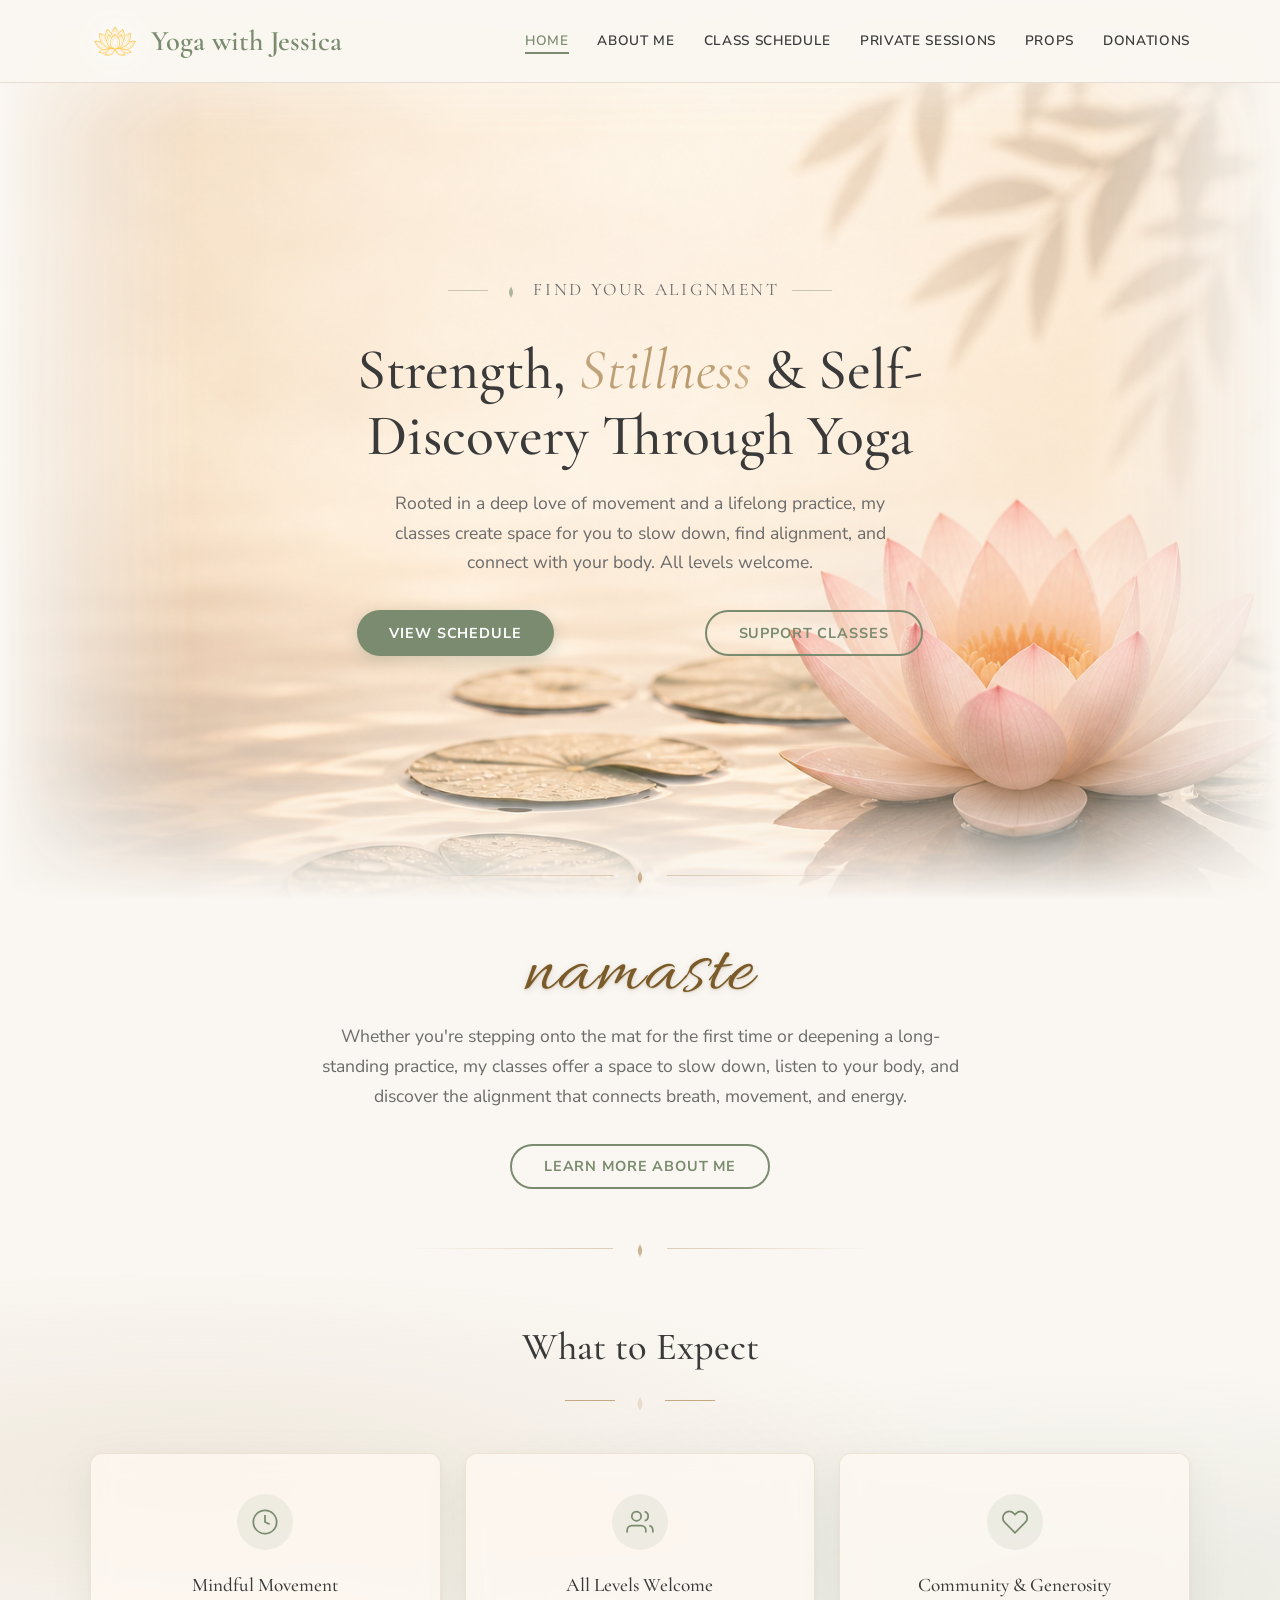
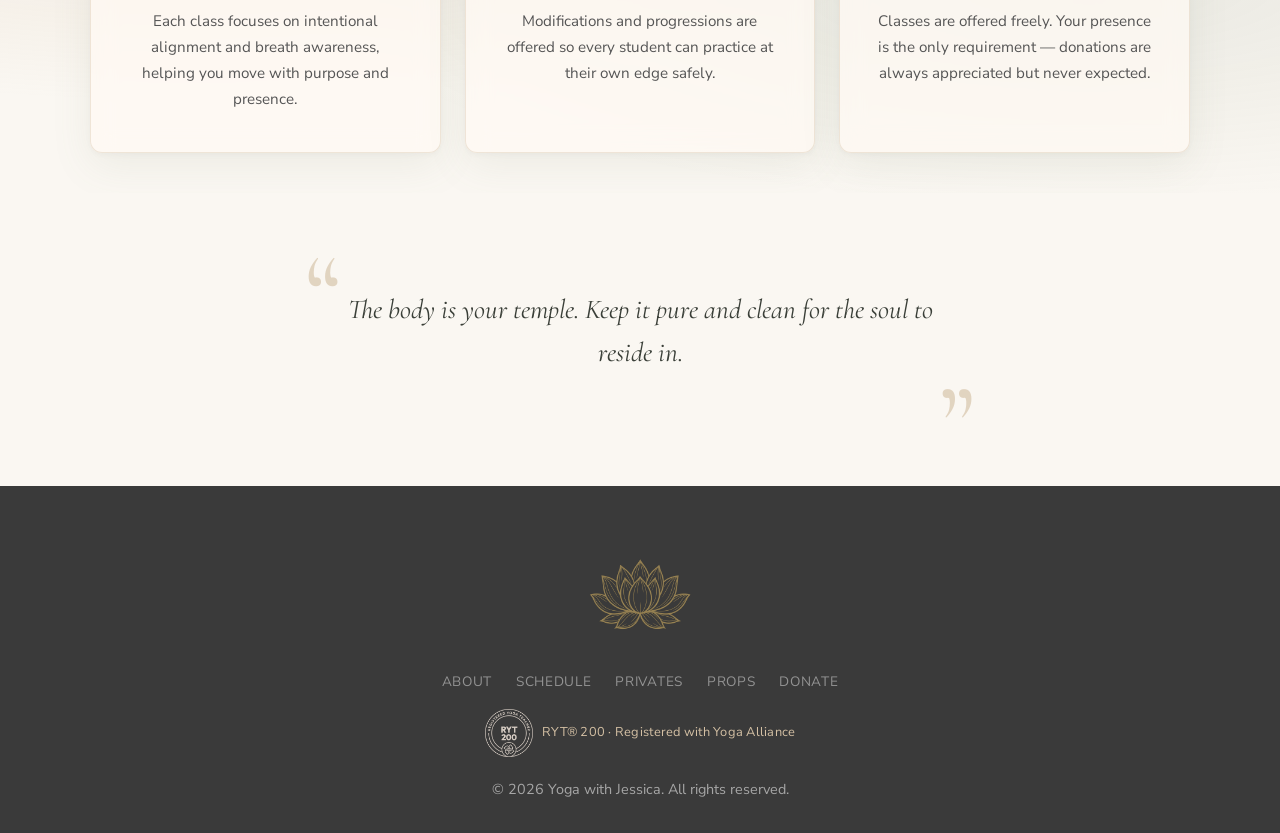
<file: index.html>
<!DOCTYPE html>
<html lang="en">
<head>
  <!-- Google tag (gtag.js) -->
  <script async src="https://www.googletagmanager.com/gtag/js?id=G-NVBH3J0L7M"></script>
  <script>
    window.dataLayer = window.dataLayer || [];
    function gtag(){dataLayer.push(arguments);}
    gtag('js', new Date());
    gtag('config', 'G-NVBH3J0L7M');
  </script>
  <meta charset="UTF-8" />
  <meta name="viewport" content="width=device-width, initial-scale=1.0" />
  <meta name="description" content="Strength, stillness, and self-discovery through yoga. All levels welcome." />
  <meta property="og:type" content="website" />
  <meta property="og:url" content="https://yogawithjessica.com/" />
  <meta property="og:title" content="Yoga with Jessica" />
  <meta property="og:description" content="Strength, stillness, and self-discovery through yoga. All levels welcome." />
  <meta property="og:image" content="https://yogawithjessica.com/og-image.jpg" />
  <meta property="og:image:width" content="1200" />
  <meta property="og:image:height" content="630" />
  <meta name="twitter:card" content="summary_large_image" />
  <meta name="twitter:title" content="Yoga with Jessica" />
  <meta name="twitter:description" content="Strength, stillness, and self-discovery through yoga. All levels welcome." />
  <meta name="twitter:image" content="https://yogawithjessica.com/og-image.jpg" />
  <title>Yoga with Jessica</title>
  <link rel="icon" type="image/png" href="lotus.png" />
  <link rel="preconnect" href="https://fonts.googleapis.com" />
  <link href="https://fonts.googleapis.com/css2?family=Allura&family=Cormorant+Garamond:ital,wght@0,400;0,500;0,600;1,400&family=Nunito+Sans:wght@400;600;700&display=swap" rel="stylesheet" />
  <link rel="stylesheet" href="styles.css" />

  <link rel="stylesheet" href="preview-styles.css" />
</head>
<body>

  <!-- Faded pink lotus background (preview) -->
  <div class="bg-pink-lotus" aria-hidden="true"></div>

  <!-- Navigation -->
  <nav class="nav">
    <div class="container">
      <a href="index.html" class="nav__logo">
        <img src="lotus.png" alt="" class="nav__logo-img" />
        Yoga with Jessica
      </a>
      <button class="nav__toggle" aria-label="Toggle menu">
        <span></span><span></span><span></span>
      </button>
      <ul class="nav__links">
        <li><a href="index.html" class="active">Home</a></li>
        <li><a href="about.html">About Me</a></li>
        <li><a href="schedule.html">Class Schedule</a></li>

        <li><a href="privates.html">Private Sessions</a></li>
        <li><a href="props.html">Props</a></li>
        <li><a href="donations.html">Donations</a></li>
      </ul>
    </div>
  </nav>

  <!-- Hero -->
  <section class="hero">
    <!-- bg-art removed for preview — replaced by full-page pink lotus background -->

    <div class="hero__inner">
      <p class="hero__tagline">
        <svg viewBox="0 0 24 24" fill="none"><g transform="rotate(180 12 12)"><path d="M12 2c-.6 2.4-2.4 4.2-2.4 7.2s1.8 4.8 2.4 7.2c.6-2.4 2.4-4.2 2.4-7.2S12.6 4.4 12 2z" fill="#7a8b6f"/></g></svg>
        Find Your Alignment
      </p>
      <h1>Strength, <em>Stillness</em> &amp; Self-Discovery Through Yoga</h1>
      <p>Rooted in a deep love of movement and a lifelong practice, my classes create space for you to slow down, find alignment, and connect with your body. All levels welcome.</p>
      <div class="hero__buttons">
        <a href="schedule.html" class="btn btn--primary">View Schedule</a>
        <a href="donations.html" class="btn btn--outline">Support Classes</a>
      </div>
    </div>
  </section>

  <!-- Elegant section divider (preview) -->
  <div class="elegant-divider">
    <span class="elegant-divider__line"></span>
    <svg class="elegant-divider__lotus" viewBox="0 0 24 24" fill="none">
      <g transform="rotate(180 12 12)">
        <path d="M12 2c-.6 2.4-2.4 4.2-2.4 7.2s1.8 4.8 2.4 7.2c.6-2.4 2.4-4.2 2.4-7.2S12.6 4.4 12 2z" fill="#c4a882"/>
      </g>
    </svg>
    <span class="elegant-divider__line"></span>
  </div>

  <!-- Welcome section -->
  <section class="section welcome-section">
    <div class="container text-center">
      <!-- Lotus ornament -->
      <h2 class="script-accent welcome-section__accent">namaste</h2>
      <p style="max-width:640px;margin:0 auto 2rem;color:#6b6b6b;font-size:1.1rem;">
        Whether you're stepping onto the mat for the first time or deepening a long-standing practice, my classes offer a space to slow down, listen to your body, and discover the alignment that connects breath, movement, and energy.
      </p>
      <a href="about.html" class="btn btn--outline">Learn More About Me</a>
    </div>
  </section>

  <!-- Elegant section divider (preview) -->
  <div class="elegant-divider">
    <span class="elegant-divider__line"></span>
    <svg class="elegant-divider__lotus" viewBox="0 0 24 24" fill="none">
      <g transform="rotate(180 12 12)">
        <path d="M12 2c-.6 2.4-2.4 4.2-2.4 7.2s1.8 4.8 2.4 7.2c.6-2.4 2.4-4.2 2.4-7.2S12.6 4.4 12 2z" fill="#c4a882"/>
      </g>
    </svg>
    <span class="elegant-divider__line"></span>
  </div>

  <!-- What to Expect -->
  <section class="section section--alt">
    <div class="container">
      <div class="section-heading">
        <h2>What to Expect</h2>
        <div class="section-heading__ornament">
          <svg viewBox="0 0 24 24" fill="none"><g transform="rotate(180 12 12)"><path d="M12 2c-.6 2.4-2.4 4.2-2.4 7.2s1.8 4.8 2.4 7.2c.6-2.4 2.4-4.2 2.4-7.2S12.6 4.4 12 2z" fill="#c4a882"/></g></svg>
        </div>
      </div>
      <div class="features-grid">
        <div class="card feature-card">
          <div class="feature-card__icon">
            <svg viewBox="0 0 24 24" fill="none" stroke="currentColor" stroke-width="1.5"><circle cx="12" cy="12" r="10"/><path d="M12 6v6l4 2"/></svg>
          </div>
          <h3>Mindful Movement</h3>
          <p>Each class focuses on intentional alignment and breath awareness, helping you move with purpose and presence.</p>
        </div>
        <div class="card feature-card">
          <div class="feature-card__icon">
            <svg viewBox="0 0 24 24" fill="none" stroke="currentColor" stroke-width="1.5"><path d="M17 21v-2a4 4 0 00-4-4H5a4 4 0 00-4 4v2"/><circle cx="9" cy="7" r="4"/><path d="M23 21v-2a4 4 0 00-3-3.87M16 3.13a4 4 0 010 7.75"/></svg>
          </div>
          <h3>All Levels Welcome</h3>
          <p>Modifications and progressions are offered so every student can practice at their own edge safely.</p>
        </div>
        <div class="card feature-card">
          <div class="feature-card__icon">
            <svg viewBox="0 0 24 24" fill="none" stroke="currentColor" stroke-width="1.5"><path d="M20.84 4.61a5.5 5.5 0 00-7.78 0L12 5.67l-1.06-1.06a5.5 5.5 0 00-7.78 7.78l1.06 1.06L12 21.23l7.78-7.78 1.06-1.06a5.5 5.5 0 000-7.78z"/></svg>
          </div>
          <h3>Community &amp; Generosity</h3>
          <p>Classes are offered freely. Your presence is the only requirement &mdash; donations are always appreciated but never expected.</p>
        </div>
      </div>
    </div>
  </section>

  <!-- Inspirational quote -->
  <section class="section quote-section">
    <div class="container">
      <div class="quote-card">
        <p class="quote-card__text">The body is your temple. Keep it pure and clean for the soul to reside in.</p>
      </div>
    </div>
  </section>

  <!-- Footer -->
  <footer class="footer">
    <div class="container">
      <img class="footer__lotus" src="lotus.png" alt="" />
      <div class="footer__links">
        <a href="about.html">About</a>
        <a href="schedule.html">Schedule</a>

        <a href="privates.html">Privates</a>
        <a href="props.html">Props</a>
        <a href="donations.html">Donate</a>
      </div>
      <a class="footer__cert" href="https://app.yogaalliance.org/teacherpublicprofile?id=0033g0000056z5HAAQ" target="_blank" rel="noopener">
        <img src="ryt200-cream.png" alt="Yoga Alliance RYT 200 certified" class="footer__cert-badge" />
        <span>RYT&reg; 200 &middot; Registered with Yoga Alliance</span>
      </a>
      <p>&copy; 2026 Yoga with Jessica. All rights reserved.</p>
    </div>
  </footer>

  <script>
    const toggle = document.querySelector('.nav__toggle');
    const links  = document.querySelector('.nav__links');
    toggle.addEventListener('click', () => links.classList.toggle('open'));
    links.querySelectorAll('a').forEach(a => a.addEventListener('click', () => links.classList.remove('open')));
  </script>
</body>
</html>
</file>
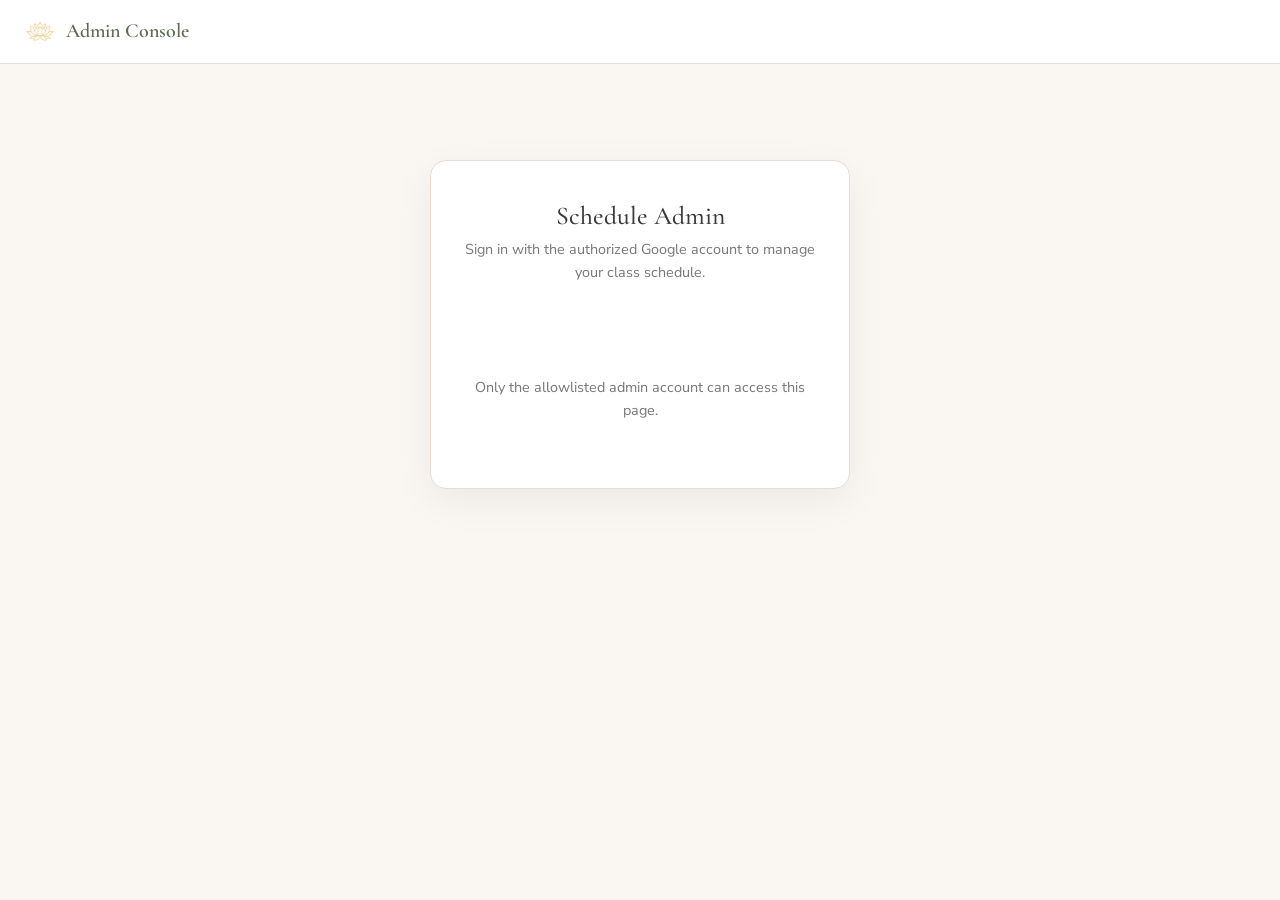
<file: admin/index.html>
<!DOCTYPE html>
<html lang="en">
<head>
  <meta charset="UTF-8" />
  <meta name="viewport" content="width=device-width, initial-scale=1.0" />
  <!-- Admin tool: keep it out of search engines and not linked from nav. -->
  <meta name="robots" content="noindex, nofollow" />
  <title>Admin · Yoga with Jessica</title>
  <link rel="icon" type="image/png" href="../lotus.png" />
  <link rel="preconnect" href="https://fonts.googleapis.com" />
  <link href="https://fonts.googleapis.com/css2?family=Cormorant+Garamond:ital,wght@0,400;0,500;0,600;1,400&family=Nunito+Sans:wght@400;600;700&display=swap" rel="stylesheet" />
  <link rel="stylesheet" href="../styles.css" />
  <!-- Google Identity Services (renders the Sign-in button, returns an ID token) -->
  <script src="https://accounts.google.com/gsi/client" async defer></script>
  <style>
    /* ===== Admin console — scoped styles (reuses palette vars from styles.css) ===== */
    body { background: var(--cream); }

    .admin-topbar {
      display: flex; align-items: center; justify-content: space-between;
      gap: 1rem; padding: .9rem 1.5rem;
      background: var(--white); border-bottom: 1px solid var(--sand);
      position: sticky; top: 0; z-index: 50;
    }
    .admin-topbar__brand { display: flex; align-items: center; gap: .6rem; }
    .admin-topbar__brand img { width: 32px; height: 32px; }
    .admin-topbar__brand strong {
      font-family: var(--font-heading); font-size: 1.25rem; color: var(--olive-dk); font-weight: 600;
    }
    .admin-topbar__user { display: none; align-items: center; gap: .8rem; font-size: .85rem; color: #666; }
    .admin-topbar__user.show { display: flex; }
    .admin-topbar__user b { color: var(--charcoal); }
    .admin-signout {
      padding: .4rem 1rem; border-radius: 50px; border: 1px solid var(--sand-dk);
      background: var(--white); color: var(--charcoal); font-size: .78rem; font-weight: 700;
      text-transform: uppercase; letter-spacing: .04em; cursor: pointer; transition: all .2s;
    }
    .admin-signout:hover { background: var(--sand); }

    .admin-wrap { max-width: 880px; margin: 0 auto; padding: 2rem 1.25rem 4rem; }

    /* Sign-in view */
    .admin-signin {
      max-width: 420px; margin: 4rem auto; text-align: center;
      background: var(--white); border: 1px solid var(--sand);
      border-radius: 16px; padding: 2.5rem 2rem;
      box-shadow: 0 12px 40px rgba(0,0,0,.06);
    }
    .admin-signin h1 { font-size: 1.6rem; margin-bottom: .5rem; }
    .admin-signin p { color: #777; font-size: .9rem; line-height: 1.6; margin-bottom: 1.6rem; }
    #gsiButton { display: flex; justify-content: center; min-height: 44px; }
    .cfg-warn {
      color: #a0603e; font-size: .82rem; line-height: 1.5;
      background: rgba(196,120,90,.1); border: 1px dashed rgba(196,120,90,.4);
      border-radius: 8px; padding: .8rem 1rem; margin: 0;
    }
    .signin-note { margin-top: 1.4rem; font-size: .78rem; color: #999; }

    /* App view */
    #appView { display: none; }
    #appView.show { display: block; }

    .admin-section { margin-bottom: 2.5rem; }
    .admin-section__head {
      display: flex; align-items: baseline; justify-content: space-between;
      gap: 1rem; margin-bottom: 1rem; flex-wrap: wrap;
    }
    .admin-section__head h2 { font-size: 1.5rem; margin: 0; }
    .admin-section__head .sub { font-size: .82rem; color: #999; }

    .admin-btn {
      padding: .55rem 1.2rem; border-radius: 50px; border: none;
      background: var(--olive); color: var(--white); font-size: .78rem; font-weight: 700;
      text-transform: uppercase; letter-spacing: .04em; cursor: pointer; transition: all .2s;
    }
    .admin-btn:hover { background: var(--olive-dk); }
    .admin-btn--ghost { background: var(--white); color: var(--olive-dk); border: 1px solid var(--sand-dk); }
    .admin-btn--ghost:hover { background: var(--sand); }
    .admin-btn--sm { padding: .4rem .9rem; font-size: .72rem; }
    .admin-btn[disabled] { opacity: .55; cursor: not-allowed; }
    .admin-btn[disabled]:hover { background: var(--olive); }
    .admin-btn--ghost[disabled]:hover { background: var(--white); }

    /* Series cards */
    .series-card {
      background: var(--white); border: 1px solid var(--sand);
      border-radius: 12px; padding: 1.1rem 1.25rem; margin-bottom: .8rem;
      display: flex; align-items: center; gap: 1rem; flex-wrap: wrap;
    }
    .series-card.is-inactive { opacity: .6; }
    .series-card__main { flex: 1; min-width: 200px; }
    .series-card__name { font-weight: 700; font-size: .98rem; color: var(--charcoal); margin-bottom: .35rem; }
    .series-card__meta { font-size: .8rem; color: #777; }
    .series-card__badges { display: flex; gap: .35rem; flex-wrap: wrap; margin-top: .5rem; }
    .badge {
      display: inline-block; font-size: .62rem; font-weight: 700;
      padding: .15rem .5rem; border-radius: 10px;
      text-transform: uppercase; letter-spacing: .03em;
    }
    .badge--open { background: rgba(122,139,111,.15); color: var(--olive-dk); }
    .badge--inperson { background: rgba(196,120,90,.12); color: #a0603e; }
    .badge--zoom { background: rgba(74,114,163,.12); color: #3d6ba3; }
    .badge--tag { background: var(--sand); color: #6b5d4a; }
    .series-card__controls { display: flex; align-items: center; gap: .8rem; }

    /* Read-only toggle */
    .toggle {
      position: relative; width: 42px; height: 24px; border-radius: 50px;
      background: var(--sand-dk); transition: background .2s; flex-shrink: 0;
    }
    .toggle.on { background: var(--olive); }
    .toggle::after {
      content: ''; position: absolute; top: 3px; left: 3px;
      width: 18px; height: 18px; border-radius: 50%; background: var(--white);
      transition: transform .2s;
    }
    .toggle.on::after { transform: translateX(18px); }
    .toggle { cursor: pointer; }

    /* Upcoming list */
    .occ-card {
      background: var(--white); border: 1px solid var(--sand);
      border-radius: 12px; padding: 1rem 1.25rem; margin-bottom: .7rem;
      display: flex; align-items: center; gap: 1rem; flex-wrap: wrap;
    }
    .occ-card__main { flex: 1; min-width: 220px; }
    .occ-card__date { font-weight: 700; font-size: .95rem; color: var(--charcoal); }
    .occ-card__time { font-size: .82rem; color: #777; margin-top: .2rem; }
    .occ-card__counts { font-size: .82rem; color: var(--olive-dk); margin-top: .4rem; font-weight: 600; }
    .occ-card__counts .wl { color: #a0603e; font-weight: 600; }
    .occ-card__actions { display: flex; gap: .5rem; }

    .empty-msg {
      text-align: center; padding: 1.5rem; color: #999; font-style: italic;
      border: 1px dashed var(--sand-dk); border-radius: 10px;
    }

    .status-banner {
      display: none; padding: .9rem 1.1rem; border-radius: 10px; margin-bottom: 1.5rem;
      font-size: .88rem; line-height: 1.5;
    }
    .status-banner.show { display: block; }
    .status-banner--error { background: #fdecea; color: #b3261e; border: 1px solid #f5c2bd; }
    .status-banner--warn  { background: rgba(196,120,90,.1); color: #a0603e; border: 1px solid rgba(196,120,90,.35); }

    .readonly-note {
      font-size: .78rem; color: #999; font-style: italic; margin-top: .4rem;
    }

    /* Pause teaching (hiatus) panel */
    .hiatus-card {
      background: var(--white); border: 1px solid var(--sand);
      border-radius: 14px; padding: 1.1rem 1.25rem; margin-bottom: 2.5rem;
      transition: background .2s, border-color .2s;
    }
    .hiatus-card.on {
      background: rgba(196,120,90,.07); border-color: rgba(196,120,90,.4);
    }
    .hiatus-card__row {
      display: flex; align-items: center; gap: 1rem; flex-wrap: wrap;
    }
    .hiatus-card__text { flex: 1; min-width: 220px; }
    .hiatus-card__text h3 {
      margin: 0; font-family: var(--font-heading); font-size: 1.05rem;
      color: var(--olive-dk); font-weight: 600;
    }
    .hiatus-card__text p { margin: .3rem 0 0; font-size: .82rem; color: #777; line-height: 1.5; }
    .hiatus-state {
      font-size: .72rem; font-weight: 700; text-transform: uppercase; letter-spacing: .04em;
      padding: .2rem .6rem; border-radius: 50px; margin-left: .5rem;
      background: rgba(122,139,111,.15); color: var(--olive-dk);
    }
    .hiatus-state.on { background: rgba(196,120,90,.18); color: #a0603e; }
    .hiatus-note-wrap { margin-top: 1rem; }
    .hiatus-note-wrap.hidden { display: none; }
    .hiatus-note-wrap label {
      display: block; font-size: .78rem; font-weight: 700; color: var(--charcoal); margin-bottom: .35rem;
    }
    .hiatus-note-wrap textarea {
      width: 100%; box-sizing: border-box; resize: vertical; min-height: 60px;
      border: 1px solid var(--sand-dk); border-radius: 8px; padding: .6rem .7rem;
      font-family: inherit; font-size: .85rem; color: var(--charcoal);
    }
    .hiatus-note-wrap .hiatus-note-hint { font-size: .74rem; color: #999; margin-top: .3rem; }
    .hiatus-note-wrap button { margin-top: .6rem; }

    /* Form modal */
    .modal-overlay {
      display: none; position: fixed; inset: 0; background: rgba(0,0,0,.5);
      z-index: 100; align-items: flex-start; justify-content: center;
      padding: 2rem 1rem; overflow-y: auto;
    }
    .modal-overlay.active { display: flex; }
    .form-modal {
      background: var(--white); border-radius: 16px; max-width: 540px; width: 100%;
      box-shadow: 0 20px 60px rgba(0,0,0,.25); overflow: hidden;
    }
    .form-modal__head {
      padding: 1.3rem 1.6rem; border-bottom: 1px solid var(--sand);
      display: flex; align-items: center; justify-content: space-between;
    }
    .form-modal__head h3 { margin: 0; font-size: 1.3rem; }
    .form-modal__close { background: none; border: none; font-size: 1.5rem; color: #999; cursor: pointer; line-height: 1; }
    .form-modal__body { padding: 1.4rem 1.6rem; }
    .fld { margin-bottom: 1.1rem; }
    .fld label { display: block; font-weight: 600; font-size: .82rem; margin-bottom: .35rem; color: var(--charcoal); }
    .fld input, .fld select {
      width: 100%; padding: .6rem .8rem; border: 1px solid var(--sand-dk);
      border-radius: 8px; font-size: .92rem; font-family: var(--font-body); background: var(--white);
    }
    .fld input:focus, .fld select:focus { outline: none; border-color: var(--olive); box-shadow: 0 0 0 3px rgba(122,139,111,.15); }
    .fld-row { display: flex; gap: .8rem; }
    .fld-row .fld { flex: 1; }
    .fld-check { display: flex; align-items: center; gap: .5rem; }
    .fld-check input { width: auto; }
    .fld-check label { margin: 0; }
    .form-modal__foot {
      padding: 1.1rem 1.6rem; border-top: 1px solid var(--sand);
      display: flex; align-items: center; justify-content: space-between; gap: 1rem; flex-wrap: wrap;
    }

    /* Toast */
    .toast {
      position: fixed; bottom: 1.5rem; left: 50%; transform: translateX(-50%) translateY(2rem);
      background: var(--charcoal); color: var(--white); padding: .7rem 1.3rem;
      border-radius: 50px; font-size: .85rem; opacity: 0; pointer-events: none;
      transition: all .3s; z-index: 200; max-width: 90vw; text-align: center;
    }
    .toast.show { opacity: 1; transform: translateX(-50%) translateY(0); }

    /* ===== Phase 3: cancel / delete / move-notify ===== */
    .admin-btn--danger { background: #c0392b; }
    .admin-btn--danger:hover { background: #a93226; }
    .admin-btn--danger[disabled]:hover { background: #c0392b; }

    /* Danger zone in the edit form */
    .danger-zone { margin-top: 1.6rem; padding-top: 1.2rem; border-top: 1px dashed #e3b9b0; }
    .danger-zone h4 {
      margin: 0 0 .3rem; font-size: .72rem; text-transform: uppercase; letter-spacing: .05em;
      color: #b3261e; font-family: var(--font-body); font-weight: 700;
    }
    .danger-zone p { margin: 0 0 .8rem; font-size: .8rem; color: #888; line-height: 1.5; }
    .danger-zone .danger-actions { display: flex; gap: .6rem; flex-wrap: wrap; }

    /* Counts row in confirm modals */
    .modal-counts { display: flex; gap: 1.4rem; flex-wrap: wrap; margin: 0 0 1rem; font-size: .85rem; color: #666; }
    .modal-counts b { color: var(--olive-dk); font-size: 1.1rem; }
    .modal-counts .wl b { color: #a0603e; }

    /* Email preview */
    .email-preview { border: 1px solid var(--sand); border-radius: 10px; overflow: hidden; margin: 0 0 1rem; }
    .email-preview__bar {
      background: #f5f0e8; padding: .45rem .9rem; font-size: .68rem; color: #999;
      text-transform: uppercase; letter-spacing: .04em; border-bottom: 1px solid var(--sand);
    }
    .email-preview__subject { font-weight: 700; color: var(--charcoal); padding: .65rem .9rem .15rem; font-size: .86rem; }
    .email-preview__body { padding: 0 .9rem .8rem; color: #666; line-height: 1.5; font-size: .82rem; }
    .email-preview__body .pill {
      display: block; background: #fdecea; color: #b3261e; border-left: 3px solid #c62828;
      padding: .45rem .7rem; border-radius: 4px; margin: .5rem 0; font-size: .82rem;
    }
    .email-preview__body .pill--move { background: #f0f5ee; color: #3f5c34; border-left-color: #5B7553; }

    /* Notify block (shared by move + cancel modals) */
    .notify-block { background: var(--cream); border-radius: 10px; padding: .8rem 1rem; margin-top: .2rem; }
    .notify-block .fld-check { margin: 0; }
    .notify-block .fld-check + .fld-check { margin-top: .55rem; }
    .notify-muted { font-size: .76rem; color: #999; margin: .5rem 0 0; }

    /* "How this works" guide panel */
    .admin-guide {
      background: var(--white); border: 1px solid var(--sand);
      border-radius: 12px; margin-bottom: 2rem; overflow: hidden;
    }
    .admin-guide > summary {
      cursor: pointer; list-style: none; padding: .85rem 1.25rem;
      font-family: var(--font-body); font-weight: 700; font-size: .88rem;
      color: var(--olive-dk); display: flex; align-items: center; gap: .5rem;
    }
    .admin-guide > summary::-webkit-details-marker { display: none; }
    .admin-guide > summary::before { content: '\24D8'; font-size: 1.05rem; } /* ⓘ */
    .admin-guide > summary::after {
      content: 'Show'; margin-left: auto; font-size: .7rem; color: #999;
      font-weight: 700; text-transform: uppercase; letter-spacing: .04em;
    }
    .admin-guide[open] > summary::after { content: 'Hide'; }
    .admin-guide[open] > summary { border-bottom: 1px solid var(--sand); }
    .admin-guide__body { padding: 1rem 1.25rem 1.25rem; font-size: .85rem; color: #555; line-height: 1.55; }
    .admin-guide__body h4 {
      margin: 1.1rem 0 .3rem; font-size: .74rem; text-transform: uppercase; letter-spacing: .04em;
      color: var(--charcoal); font-family: var(--font-body); font-weight: 700;
    }
    .admin-guide__body h4:first-child { margin-top: 0; }
    .admin-guide__body p { margin: 0 0 .5rem; }
    .admin-guide__body strong { color: var(--charcoal); }
    .admin-guide__body .warn { color: #b3261e; }

    /* Instant styled tooltips (driven by [data-tip]) */
    .tip-wrap { display: inline-block; }
    .tip-wrap > .admin-btn[disabled] { pointer-events: none; } /* let the wrapper catch hover */
    .tip-pop {
      position: fixed; z-index: 400; max-width: 260px;
      background: var(--charcoal); color: #fff;
      font-family: var(--font-body); font-size: .75rem; line-height: 1.45; font-weight: 400;
      text-transform: none; letter-spacing: normal; text-align: left;
      padding: .5rem .7rem; border-radius: 8px;
      box-shadow: 0 8px 24px rgba(0,0,0,.28);
      pointer-events: none; opacity: 0; display: none;
      transition: opacity .06s ease;
    }
    .tip-pop.show { opacity: 1; }
    .tip-pop::after {
      content: ''; position: absolute; left: var(--arrow-left, 50%); margin-left: -5px;
      border: 5px solid transparent;
    }
    .tip-pop[data-placement="top"]::after { top: 100%; border-top-color: var(--charcoal); }
    .tip-pop[data-placement="bottom"]::after { bottom: 100%; border-bottom-color: var(--charcoal); }

    @media (max-width: 600px) {
      .admin-topbar { padding: .8rem 1rem; }
      .admin-topbar__user span.email-text { display: none; }
      .series-card, .occ-card { gap: .7rem; }
      .fld-row { flex-direction: column; gap: 0; }
    }
  </style>
</head>
<body>

  <div class="admin-topbar">
    <div class="admin-topbar__brand">
      <img src="../lotus.png" alt="" />
      <strong>Admin Console</strong>
    </div>
    <div class="admin-topbar__user" id="userBar">
      <span>Signed in as <b><span id="userEmail"></span></b></span>
      <button class="admin-signout" id="signOutBtn" type="button">Sign out</button>
    </div>
  </div>

  <div class="admin-wrap">

    <!-- ===== Sign-in view ===== -->
    <div class="admin-signin" id="signinView">
      <h1>Schedule Admin</h1>
      <p>Sign in with the authorized Google account to manage your class schedule.</p>
      <div id="gsiButton"></div>
      <p class="signin-note">Only the allowlisted admin account can access this page.</p>
    </div>

    <!-- ===== App view (read-only this phase) ===== -->
    <div id="appView">

      <div class="status-banner" id="statusBanner"></div>

      <!-- Pause teaching (hiatus feature flag) -->
      <div class="hiatus-card" id="hiatusCard">
        <div class="hiatus-card__row">
          <div class="hiatus-card__text">
            <h3>Pause teaching <span class="hiatus-state" id="hiatusState">Off</span></h3>
            <p>Take undetermined time off without your public site looking cancelled. Students can still browse the schedule and sign up exactly as normal — but while this is on, each sign-up gets a <strong>“class cancelled, please check back later”</strong> email instead of the usual confirmation, and <strong>no class meetings are scheduled</strong> for any class.</p>
          </div>
          <div class="toggle" id="hiatusToggle" role="switch" aria-checked="false" tabindex="0"
               data-tip="Toggle hiatus mode. On: sign-ups still work, but students get a cancellation email and no Google Meet links go out. Off: everything works normally."></div>
        </div>
        <div class="hiatus-note-wrap hidden" id="hiatusNoteWrap">
          <label for="hiatusNote">Optional note added to the cancellation email</label>
          <textarea id="hiatusNote" maxlength="500" placeholder="e.g. I’m taking a short break and hope to be back teaching in September. Thank you for your patience!"></textarea>
          <div class="hiatus-note-hint">Shown to students under the cancellation notice. Leave blank to skip.</div>
          <button class="admin-btn" type="button" id="hiatusNoteSave">Save note</button>
        </div>
      </div>

      <!-- How-this-works guide (collapsible) -->
      <details class="admin-guide">
        <summary>How this works — read me first</summary>
        <div class="admin-guide__body">
          <h4>Two ways to turn a class off</h4>
          <p><strong>Active toggle</strong> (on each class card): quietly hides it from the public site. <strong>No emails are sent and no sign-ups are removed.</strong> Use it to pause a class or hide one you’re still setting up.</p>
          <p><strong>Edit → Cancel series &amp; notify:</strong> emails everyone signed up for upcoming dates, moves their sign-ups to the Archive, then turns the class off. Use this when you’re actually cancelling a class people registered for.</p>

          <h4>Recurring series vs one-off</h4>
          <p><strong>+ New series</strong> repeats weekly. Each week’s session opens for sign-up about <strong>7 days ahead</strong> — so a brand-new series won’t appear on the public schedule until roughly a week before its first session. That’s expected, not a bug.</p>
          <p><strong>+ New one-off</strong> is a single date (a workshop, a special class). It’s signable <strong>as soon as you save it</strong>, right up to the date.</p>

          <h4>Rescheduling a date</h4>
          <p><strong>Move</strong> (on an upcoming date): reschedules just that date. If anyone is signed up, you’ll be asked whether to <strong>email them</strong> the new date/time.</p>
          <p><strong>Edit → Date</strong> (one-offs only): changes the date <strong>quietly — no emails</strong>. Use Move instead if people are already signed up.</p>

          <h4>Cancelling a single date</h4>
          <p><strong>Cancel</strong> (on an upcoming date): emails the registered students (and the waitlist if you tick the box), then moves their sign-ups to the Archive. <span class="warn">This can’t be undone from here.</span></p>

          <h4>Deleting a class</h4>
          <p><strong>Edit → Delete series:</strong> permanently removes the class. It’s only allowed when <strong>no one is signed up</strong> for upcoming dates — cancel the series first if needed. Past sign-ups always stay in your Archive.</p>

          <h4>When emails go out</h4>
          <p><strong>2-person minimum:</strong> 30 minutes before each class the site counts sign-ups (classes on the same day at the same start time — e.g. Sunday online + in person — count together; guests count). <strong>2 or more:</strong> class is on — in-person students get a “class is on” email, online students get it with their Google Meet link. <strong>Under 2:</strong> the date is cancelled automatically, everyone signed up is emailed, and no meeting is made. You get a summary email only when class is on.</p>
          <p>Sign-up confirmations and the Google Meet link (30 min before online classes, once class is confirmed on; it's also on your Google Calendar, where you start class and admit students who tap &ldquo;Ask to join&rdquo;) are <strong>automatic</strong>. If Google Meet ever fails, the class automatically falls back to Zoom and you get an email saying so. <strong>Cancel</strong> and <strong>Move</strong> only email when you confirm them here (you also get a summary). The <strong>active toggle, Edit, and Delete never email anyone.</strong></p>

          <h4>Pause teaching (time off)</h4>
          <p>The toggle at the top puts the whole site into <strong>hiatus mode</strong> without making it look cancelled. The public schedule and sign-up flow stay exactly the same, but while it’s on, every new sign-up gets a <strong>“class cancelled, please check back later”</strong> email instead of the usual confirmation, and <strong>no Zoom meetings are scheduled or emailed</strong> for any class. Flip it back off and everything returns to normal. Existing sign-ups already in your sheet are left untouched.</p>

          <h4>Undoing a cancel or move</h4>
          <p>Cancels and moves are stored as “exceptions.” To reverse one (un-cancel a date, revert a move), edit the <strong>Exceptions</strong> tab in the Google Sheet.</p>
        </div>
      </details>

      <!-- Class series -->
      <div class="admin-section">
        <div class="admin-section__head">
          <h2>Class series</h2>
          <div style="display:flex;gap:.5rem;flex-wrap:wrap;">
            <button class="admin-btn admin-btn--ghost" id="newOneOffBtn" type="button"
                    data-tip="A single-date class (e.g. a workshop). Signable as soon as you save it, right up to the date.">+ New one-off</button>
            <button class="admin-btn" id="newClassBtn" type="button"
                    data-tip="A weekly recurring class. Each session opens for sign-up about 7 days before it happens.">+ New series</button>
          </div>
        </div>
        <div id="seriesList">
          <div class="empty-msg">Loading…</div>
        </div>
      </div>

      <!-- Upcoming classes -->
      <div class="admin-section">
        <div class="admin-section__head">
          <h2>Upcoming classes</h2>
          <span class="sub">Next 7 days</span>
        </div>
        <div id="upcomingList">
          <div class="empty-msg">Loading…</div>
        </div>
      </div>

    </div>
  </div>

  <!-- ===== Edit / New form modal (read-only preview this phase) ===== -->
  <div class="modal-overlay" id="formModal">
    <div class="form-modal">
      <div class="form-modal__head">
        <h3 id="formTitle">Edit class</h3>
        <button class="form-modal__close" id="formClose" type="button" aria-label="Close">&times;</button>
      </div>
      <div class="form-modal__body">
        <div class="fld">
          <label for="f_label">Class name</label>
          <input type="text" id="f_label" />
        </div>
        <div class="fld-row">
          <div class="fld" id="dayField">
            <label for="f_day">Day</label>
            <select id="f_day">
              <option value="0">Sunday</option><option value="1">Monday</option>
              <option value="2">Tuesday</option><option value="3">Wednesday</option>
              <option value="4">Thursday</option><option value="5">Friday</option>
              <option value="6">Saturday</option>
            </select>
          </div>
          <div class="fld" id="dateField" style="display:none;">
            <label for="f_date">Date</label>
            <input type="date" id="f_date" />
          </div>
          <div class="fld">
            <label for="f_start">Start time</label>
            <input type="time" id="f_start" />
          </div>
          <div class="fld">
            <label for="f_dur">Duration (min)</label>
            <input type="number" id="f_dur" min="15" step="5" />
          </div>
        </div>
        <div class="fld-row">
          <div class="fld">
            <label for="f_type">Type</label>
            <select id="f_type">
              <option value="online">Online</option>
              <option value="inperson">In person</option>
            </select>
          </div>
          <div class="fld">
            <label for="f_cap">Capacity (blank = unlimited)</label>
            <input type="number" id="f_cap" min="1" />
          </div>
        </div>
        <div class="fld">
          <label for="f_loc">Location</label>
          <input type="text" id="f_loc" />
        </div>
        <div class="fld">
          <label for="f_tags">Tags (comma-separated)</label>
          <input type="text" id="f_tags" />
        </div>
        <div class="fld">
          <label for="f_props">Props (comma-separated)</label>
          <input type="text" id="f_props" />
        </div>
        <div class="fld fld-check">
          <input type="checkbox" id="f_active" />
          <label for="f_active">Active</label>
        </div>

        <!-- Danger zone — only shown when editing an existing series -->
        <div class="danger-zone" id="dangerZone" style="display:none;">
          <h4>Danger zone</h4>
          <p>Cancelling emails everyone signed up for upcoming dates and removes those registrations. Deleting removes the class entirely (only when no one is signed up).</p>
          <div class="danger-actions">
            <button class="admin-btn admin-btn--danger" id="cancelSeriesBtn" type="button"
                    data-tip="Emails everyone signed up for upcoming dates, moves their sign-ups to the Archive, then turns the class off.">Cancel series &amp; notify…</button>
            <button class="admin-btn admin-btn--ghost" id="deleteSeriesBtn" type="button"
                    data-tip="Permanently removes the class. Only works when no one is signed up — cancel the series first otherwise. Past sign-ups stay in the Archive.">Delete series…</button>
          </div>
        </div>
      </div>
      <div class="form-modal__foot">
        <span class="readonly-note">Changes apply to the live schedule right away.</span>
        <div>
          <button class="admin-btn admin-btn--ghost" id="formCancel" type="button">Cancel</button>
          <button class="admin-btn" id="formSave" type="button">Save</button>
        </div>
      </div>
    </div>
  </div>

  <!-- ===== Move modal ===== -->
  <div class="modal-overlay" id="moveModal">
    <div class="form-modal" style="max-width:440px;">
      <div class="form-modal__head">
        <h3>Move class</h3>
        <button class="form-modal__close" id="moveClose" type="button" aria-label="Close">&times;</button>
      </div>
      <div class="form-modal__body">
        <p id="moveSummary" style="font-size:.88rem;color:#666;margin:0 0 1rem;"></p>
        <div class="fld-row">
          <div class="fld">
            <label for="m_date">New date</label>
            <input type="date" id="m_date" />
          </div>
          <div class="fld">
            <label for="m_time">New start time</label>
            <input type="time" id="m_time" />
          </div>
        </div>
        <div class="notify-block" id="moveNotify" style="display:none;">
          <div class="fld-check">
            <input type="checkbox" id="m_notify" checked />
            <label for="m_notify" id="m_notifyLabel">Email registered students about the change</label>
          </div>
          <div class="fld-check" id="m_notifyWlRow" style="display:none;">
            <input type="checkbox" id="m_notifyWl" />
            <label for="m_notifyWl" id="m_notifyWlLabel">Also email waitlisted students</label>
          </div>
        </div>
      </div>
      <div class="form-modal__foot">
        <span class="readonly-note" id="moveNote">No one is signed up yet — students won’t be emailed.</span>
        <div>
          <button class="admin-btn admin-btn--ghost" id="moveCancel" type="button">Cancel</button>
          <button class="admin-btn" id="moveSave" type="button">Move</button>
        </div>
      </div>
    </div>
  </div>

  <!-- ===== Cancel confirmation modal (single date OR whole series) ===== -->
  <div class="modal-overlay" id="cancelModal">
    <div class="form-modal" style="max-width:480px;">
      <div class="form-modal__head">
        <h3 id="cancelTitle">Cancel class</h3>
        <button class="form-modal__close" id="cancelClose" type="button" aria-label="Close">&times;</button>
      </div>
      <div class="form-modal__body">
        <p id="cancelSummary" style="font-size:.9rem;color:#444;margin:0 0 1rem;line-height:1.5;"></p>
        <div class="modal-counts" id="cancelCounts"></div>
        <div class="email-preview" id="cancelPreview"></div>
        <div class="notify-block" id="cancelNotify">
          <div class="fld-check">
            <input type="checkbox" id="c_notifyWl" />
            <label for="c_notifyWl" id="c_notifyWlLabel">Also email waitlisted students</label>
          </div>
          <p class="notify-muted">Registered students are always emailed and their sign-ups removed.</p>
        </div>
      </div>
      <div class="form-modal__foot">
        <span class="readonly-note">This emails students — it can’t be undone here.</span>
        <div>
          <button class="admin-btn admin-btn--ghost" id="cancelDismiss" type="button">Keep class</button>
          <button class="admin-btn admin-btn--danger" id="cancelConfirm" type="button">Cancel class</button>
        </div>
      </div>
    </div>
  </div>

  <!-- ===== Delete series confirmation modal ===== -->
  <div class="modal-overlay" id="deleteModal">
    <div class="form-modal" style="max-width:440px;">
      <div class="form-modal__head">
        <h3>Delete series</h3>
        <button class="form-modal__close" id="deleteClose" type="button" aria-label="Close">&times;</button>
      </div>
      <div class="form-modal__body">
        <p id="deleteSummary" style="font-size:.9rem;color:#444;margin:0 0 1rem;"></p>
        <div class="status-banner" id="deleteWarn" style="margin:0;"></div>
        <p style="font-size:.8rem;color:#888;line-height:1.5;margin:.8rem 0 0;">This permanently removes the class from the schedule. Past sign-ups stay in your Archive. This can’t be undone.</p>
      </div>
      <div class="form-modal__foot">
        <span class="readonly-note"></span>
        <div>
          <button class="admin-btn admin-btn--ghost" id="deleteDismiss" type="button">Keep series</button>
          <button class="admin-btn admin-btn--danger" id="deleteConfirm" type="button">Delete permanently</button>
        </div>
      </div>
    </div>
  </div>

  <div class="toast" id="toast"></div>
  <div class="tip-pop" id="tipPop" role="tooltip"></div>

  <script src="../schedule-data.js"></script>
  <script>
    // ============================================================
    //  CONFIG
    // ============================================================
    // Paste your Google OAuth "Web application" Client ID here.
    // It must be the SAME value as ADMIN_OAUTH_CLIENT_ID in google-apps-script.js.
    // (Not a secret — it's safe to ship to the browser.)
    const ADMIN_OAUTH_CLIENT_ID = '83041676087-iia2s4jjtb3n6je56so3mfbdin9lpe0u.apps.googleusercontent.com';

    // Apps Script web-app /exec URL (same deployment as public signup).
    const SHEETS_WEB_APP_URL = 'https://script.google.com/macros/s/AKfycbx3qxkR_qLgCyy0LVmslaK2LHzGFJq5UMUwfvj5SFRqx_vZ5xlssCx_Ku2r_wVhhpU3/exec';

    const DAY_NAMES = ['Sunday','Monday','Tuesday','Wednesday','Thursday','Friday','Saturday'];

    // Bearer ID token for the current session (held in memory + sessionStorage).
    let ID_TOKEN = sessionStorage.getItem('adminIdToken') || null;

    // Last-loaded upcoming occurrences (used to total a series' signups for the
    // cancel/delete dialogs in the Edit form).
    let LAST_UPCOMING = [];

    // ============================================================
    //  ELEMENTS
    // ============================================================
    const signinView  = document.getElementById('signinView');
    const appView     = document.getElementById('appView');
    const userBar     = document.getElementById('userBar');
    const userEmailEl = document.getElementById('userEmail');
    const statusBanner = document.getElementById('statusBanner');
    const seriesList  = document.getElementById('seriesList');
    const upcomingList = document.getElementById('upcomingList');
    const toastEl     = document.getElementById('toast');
    const hiatusCard   = document.getElementById('hiatusCard');
    const hiatusToggle = document.getElementById('hiatusToggle');
    const hiatusState  = document.getElementById('hiatusState');
    const hiatusNoteWrap = document.getElementById('hiatusNoteWrap');
    const hiatusNoteEl = document.getElementById('hiatusNote');
    const hiatusNoteSave = document.getElementById('hiatusNoteSave');

    // ============================================================
    //  AUTH (Google Identity Services — ID-token flow)
    // ============================================================
    window.addEventListener('load', initAuth);

    function initAuth() {
      const configured = ADMIN_OAUTH_CLIENT_ID && ADMIN_OAUTH_CLIENT_ID.indexOf('PASTE_') !== 0;

      if (!configured) {
        document.getElementById('gsiButton').innerHTML =
          '<p class="cfg-warn">Sign-in is not configured yet. Set <code>ADMIN_OAUTH_CLIENT_ID</code> in <code>admin/index.html</code> (and the matching value in <code>google-apps-script.js</code>).</p>';
        return;
      }

      if (typeof google === 'undefined' || !google.accounts || !google.accounts.id) {
        return setTimeout(initAuth, 100); // GIS library still loading
      }

      google.accounts.id.initialize({
        client_id: ADMIN_OAUTH_CLIENT_ID,
        callback: handleCredentialResponse,
        auto_select: false,
        cancel_on_tap_outside: true
      });
      google.accounts.id.renderButton(
        document.getElementById('gsiButton'),
        { theme: 'outline', size: 'large', text: 'signin_with', shape: 'pill', logo_alignment: 'left' }
      );

      // If we already have a token from this browser session, try it immediately.
      // The server re-verifies; an expired/invalid token bounces us back to sign-in.
      if (ID_TOKEN) {
        showApp(emailFromToken(ID_TOKEN));
        loadAdminSchedule();
      }
    }

    function handleCredentialResponse(resp) {
      ID_TOKEN = resp.credential;
      try { sessionStorage.setItem('adminIdToken', ID_TOKEN); } catch (e) {}
      showApp(emailFromToken(ID_TOKEN));
      loadAdminSchedule();
    }

    // Decode the JWT payload for DISPLAY ONLY (never trusted for authorization —
    // the server independently verifies the token's signature and allowlist).
    function emailFromToken(token) {
      try {
        const payload = token.split('.')[1].replace(/-/g, '+').replace(/_/g, '/');
        const json = decodeURIComponent(atob(payload).split('').map(function (c) {
          return '%' + ('00' + c.charCodeAt(0).toString(16)).slice(-2);
        }).join(''));
        return (JSON.parse(json).email || '').toLowerCase();
      } catch (e) { return ''; }
    }

    function showApp(email) {
      userEmailEl.textContent = email || '';
      userBar.classList.add('show');
      signinView.style.display = 'none';
      appView.classList.add('show');
    }

    function showSignin() {
      userBar.classList.remove('show');
      appView.classList.remove('show');
      signinView.style.display = '';
    }

    document.getElementById('signOutBtn').addEventListener('click', signOut);
    function signOut() {
      ID_TOKEN = null;
      try { sessionStorage.removeItem('adminIdToken'); } catch (e) {}
      if (typeof google !== 'undefined' && google.accounts && google.accounts.id) {
        google.accounts.id.disableAutoSelect();
      }
      clearStatus();
      showSignin();
    }

    // ============================================================
    //  DATA LOAD
    // ============================================================
    function loadAdminSchedule() {
      clearStatus();
      seriesList.innerHTML = '<div class="empty-msg">Loading…</div>';
      upcomingList.innerHTML = '<div class="empty-msg">Loading…</div>';

      fetch(SHEETS_WEB_APP_URL, {
        method: 'POST',
        // text/plain keeps this a CORS "simple request" (no preflight, which
        // Apps Script can't answer) while still returning a readable response.
        headers: { 'Content-Type': 'text/plain;charset=utf-8' },
        body: JSON.stringify({ action: 'getScheduleAdmin', idToken: ID_TOKEN })
      })
        .then(function (r) { return r.json(); })
        .then(function (payload) {
          if (!payload || payload.status === 'unauthorized') {
            setStatus('warn', 'That account isn’t authorized for the admin console. Sign in with the allowlisted admin account.');
            seriesList.innerHTML = '';
            upcomingList.innerHTML = '';
            signOut();
            return;
          }
          if (payload.status !== 'ok') {
            setStatus('error', 'Could not load the schedule: ' + (payload.message || 'unknown error'));
            seriesList.innerHTML = '';
            upcomingList.innerHTML = '';
            return;
          }
          if (payload.adminEmail) userEmailEl.textContent = payload.adminEmail;
          LAST_UPCOMING = payload.upcoming || [];
          applyHiatusState(payload.hiatus || { paused: false, note: '' });
          renderSeries(payload.classes || []);
          renderUpcoming(payload.upcoming || []);
        })
        .catch(function (err) {
          setStatus('error', 'Network error loading the schedule. Check your connection and try again.');
          seriesList.innerHTML = '';
          upcomingList.innerHTML = '';
        });
    }

    // ============================================================
    //  RENDER — class series
    // ============================================================
    function typeBadge(type) {
      if (type === 'inperson') return '<span class="badge badge--inperson">In Person</span>';
      return '<span class="badge badge--zoom">Online</span>';
    }

    function renderSeries(classes) {
      if (!classes.length) {
        seriesList.innerHTML = '<div class="empty-msg">No classes yet. Use “+ New series” or “+ New one-off” to add one.</div>';
        return;
      }
      seriesList.innerHTML = classes.map(function (c) {
        const time = YogaSchedule.formatTimeRange(c.startH, c.startM, c.durationMins);
        // Drop tags already conveyed by the type badge (online / in person / via zoom or meet).
        const typeWords = { 'in person': 1, 'inperson': 1, 'online': 1, 'via zoom': 1, 'via google meet': 1 };
        const tagBadges = (c.tags || []).filter(function (t) {
          return !typeWords[String(t).trim().toLowerCase()];
        }).map(function (t) {
          return '<span class="badge badge--tag">' + esc(t) + '</span>';
        }).join('');
        const cap = (c.capacity == null) ? 'Unlimited' : (c.capacity + ' spots');
        // One-offs show their single date; recurring classes show the weekday.
        const whenLine = c.oneOffDate ? ('One-off &middot; ' + esc(formatOneOffDate(c.oneOffDate))) : (DAY_NAMES[c.day] + 's');
        const oneOffBadge = c.oneOffDate ? '<span class="badge badge--tag">One-off</span>' : '';
        return '' +
          '<div class="series-card' + (c.active ? '' : ' is-inactive') + '">' +
            '<div class="series-card__main">' +
              '<div class="series-card__name">' + esc(c.label) + '</div>' +
              '<div class="series-card__meta">' + whenLine + ' &middot; ' + esc(time) + ' &middot; ' + cap +
                (c.location ? ' &middot; ' + esc(c.location) : '') + '</div>' +
              '<div class="series-card__badges">' + typeBadge(c.type) + oneOffBadge + tagBadges + '</div>' +
            '</div>' +
            '<div class="series-card__controls">' +
              '<div class="toggle' + (c.active ? ' on' : '') + '" role="switch" ' +
                   'aria-checked="' + (c.active ? 'true' : 'false') + '" ' +
                   'data-id="' + esc(c.id) + '" data-active="' + (c.active ? 'true' : 'false') + '" ' +
                   'data-tip="Quietly show or hide this class on the public site — no emails are sent and no sign-ups are removed. To cancel a class people registered for, use Edit then Cancel series." ' +
                   'onclick="toggleActive(this)"></div>' +
              '<button class="admin-btn admin-btn--ghost admin-btn--sm" type="button" ' +
                      'data-tip="Edit class details. Renaming updates existing registrations. For a one-off, changing the Date reschedules it quietly (no email). Cancel series and Delete are in here too." ' +
                      'onclick=\'openEditForm(' + JSON.stringify(c).replace(/'/g, '&#39;') + ')\'>Edit</button>' +
            '</div>' +
          '</div>';
      }).join('');
    }

    // ============================================================
    //  RENDER — upcoming occurrences
    // ============================================================
    function renderUpcoming(upcoming) {
      if (!upcoming.length) {
        upcomingList.innerHTML = '<div class="empty-msg">No classes scheduled in the next 7 days.</div>';
        return;
      }
      upcomingList.innerHTML = upcoming.map(function (o) {
        const time = YogaSchedule.formatTimeRange(o.startH, o.startM, o.durationMins);
        const capPart = (o.capacity == null) ? '' : ' / ' + o.capacity;
        const wl = o.waitlist ? ' <span class="wl">(+' + o.waitlist + ' waitlist)</span>' : '';
        // Move is offered only for plain recurring dates; moving an already
        // moved/added occurrence is ambiguous, so disable it there for now.
        const moveBtn = (o.origin === 'recurring')
          ? '<button class="admin-btn admin-btn--ghost admin-btn--sm" type="button" data-tip="Reschedule this date. If anyone is signed up, you choose whether to email them the new date and time." onclick=\'openMoveForm(' + JSON.stringify(o).replace(/'/g, '&#39;') + ')\'>Move</button>'
          : '<span class="tip-wrap" data-tip="Already moved or added — manage from the Sheet for now"><button class="admin-btn admin-btn--ghost admin-btn--sm" type="button" disabled>Move</button></span>';
        return '' +
          '<div class="occ-card">' +
            '<div class="occ-card__main">' +
              '<div class="occ-card__date">' + esc(o.label) + '</div>' +
              '<div class="occ-card__time">' + esc(o.date) + ' &middot; ' + esc(time) + '</div>' +
              '<div class="occ-card__counts">' + o.signedUp + capPart + ' signed up' + wl + '</div>' +
            '</div>' +
            '<div class="occ-card__actions">' +
              moveBtn +
              '<button class="admin-btn admin-btn--ghost admin-btn--sm" type="button" data-tip="Cancel just this date — emails registered students (waitlist optional) and archives their sign-ups. Cannot be undone here." onclick=\'openCancelForm(' + JSON.stringify(o).replace(/'/g, '&#39;') + ')\'>Cancel</button>' +
            '</div>' +
          '</div>';
      }).join('');
    }

    // ============================================================
    //  FORM MODAL (read-only preview)
    // ============================================================
    const formModal = document.getElementById('formModal');
    const moveModal = document.getElementById('moveModal');
    const cancelModal = document.getElementById('cancelModal');
    const deleteModal = document.getElementById('deleteModal');
    let formMode = 'edit';      // 'edit' | 'new'
    let formKind = 'recurring'; // 'recurring' | 'oneoff'
    let formEditingId = null;   // id of the series being edited
    let formEditingLabel = '';  // label of the series being edited
    let moveCtx = null;         // occurrence being moved
    let cancelCtx = null;       // { mode:'date'|'series', ... } being cancelled
    let deleteCtx = null;       // { id, label } being deleted

    // Show the Day dropdown for recurring classes, the Date picker for one-offs.
    function applyFormKind() {
      const oneoff = (formKind === 'oneoff');
      document.getElementById('dayField').style.display  = oneoff ? 'none' : '';
      document.getElementById('dateField').style.display = oneoff ? '' : 'none';
    }

    // Open the form to create a class. kind = 'recurring' | 'oneoff'.
    function openNewForm(kind) {
      formMode = 'new';
      formKind = kind;
      formEditingId = null;
      formEditingLabel = '';
      document.getElementById('dangerZone').style.display = 'none';
      document.getElementById('formTitle').textContent = (kind === 'oneoff') ? 'New one-off class' : 'New series';
      document.getElementById('f_label').value = '';
      document.getElementById('f_day').value   = '0';
      document.getElementById('f_date').value  = '';
      document.getElementById('f_start').value = '18:00';
      document.getElementById('f_dur').value   = 75;
      document.getElementById('f_type').value  = 'online';
      document.getElementById('f_cap').value   = '';
      document.getElementById('f_loc').value   = '';
      document.getElementById('f_tags').value  = '';
      document.getElementById('f_props').value = '';
      document.getElementById('f_active').checked = true;
      applyFormKind();
      formModal.classList.add('active');
    }

    function openEditForm(c) {
      formMode = 'edit';
      formKind = c.oneOffDate ? 'oneoff' : 'recurring';
      formEditingId = c.id;
      formEditingLabel = c.label || '';
      document.getElementById('dangerZone').style.display = '';
      document.getElementById('formTitle').textContent = (formKind === 'oneoff') ? 'Edit one-off class' : 'Edit class';
      document.getElementById('f_label').value = c.label || '';
      document.getElementById('f_day').value   = String(c.day || 0);
      document.getElementById('f_date').value  = c.oneOffDate || '';
      document.getElementById('f_start').value = pad2(c.startH) + ':' + pad2(c.startM);
      document.getElementById('f_dur').value   = c.durationMins || 75;
      document.getElementById('f_type').value  = c.type || 'online';
      document.getElementById('f_cap').value   = (c.capacity == null) ? '' : c.capacity;
      document.getElementById('f_loc').value   = c.location || '';
      document.getElementById('f_tags').value  = (c.tags || []).join(', ');
      document.getElementById('f_props').value = (c.props || []).join(', ');
      document.getElementById('f_active').checked = !!c.active;
      applyFormKind();
      formModal.classList.add('active');
    }

    document.getElementById('newClassBtn').addEventListener('click', function () { openNewForm('recurring'); });
    document.getElementById('newOneOffBtn').addEventListener('click', function () { openNewForm('oneoff'); });

    function closeForm() { formModal.classList.remove('active'); }
    document.getElementById('formClose').addEventListener('click', closeForm);
    document.getElementById('formCancel').addEventListener('click', closeForm);
    // Close a modal on a backdrop click only when the press also *started* on the
    // backdrop. Dragging to select text in a field and releasing outside the box
    // fires a click on the backdrop, which used to close the form mid-edit.
    function closeOnBackdrop(modal, close) {
      let downOnBackdrop = false;
      modal.addEventListener('mousedown', function (e) { downOnBackdrop = (e.target === modal); });
      modal.addEventListener('click', function (e) {
        if (e.target === modal && downOnBackdrop) close();
        downOnBackdrop = false;
      });
    }
    closeOnBackdrop(formModal, closeForm);

    // Enter in any field of the class form = Save (which closes it on success).
    formModal.addEventListener('keydown', function (e) {
      if (e.key !== 'Enter' || e.isComposing) return;
      if (!e.target.matches('input, select')) return;
      e.preventDefault();
      const saveBtn = document.getElementById('formSave');
      if (!saveBtn.disabled) saveBtn.click();
    });

    // ============================================================
    //  WRITE ACTIONS (token-gated; each reloads the schedule on success)
    // ============================================================
    // Every admin write POSTs text/plain {action, idToken, …} and reads the JSON
    // response. The server re-verifies the token and busts its schedule cache.
    function adminPost(payload, onOk, onErr) {
      payload.idToken = ID_TOKEN;
      fetch(SHEETS_WEB_APP_URL, {
        method: 'POST',
        headers: { 'Content-Type': 'text/plain;charset=utf-8' },
        body: JSON.stringify(payload)
      })
        .then(function (r) { return r.json(); })
        .then(function (res) {
          if (!res || res.status === 'unauthorized') {
            setStatus('warn', 'Your session expired — please sign in again.');
            signOut();
            return;
          }
          if (res.status !== 'ok') {
            (onErr || function (m) { showToast('Error: ' + m); })(res.message || 'unknown error', res);
            return;
          }
          (onOk || function () {})(res);
        })
        .catch(function () {
          (onErr || function () { showToast('Network error — please try again.'); })('network');
        });
    }

    // Read the edit/new form into a class object (the server validates + coerces).
    function readClassForm() {
      const oneoff = (formKind === 'oneoff');
      return {
        label: document.getElementById('f_label').value.trim(),
        day: oneoff ? 0 : parseInt(document.getElementById('f_day').value, 10), // server derives day for one-offs
        oneOffDate: oneoff ? document.getElementById('f_date').value : '',       // '' = recurring
        startTime: document.getElementById('f_start').value,      // "HH:MM"
        durationMins: parseInt(document.getElementById('f_dur').value, 10),
        type: document.getElementById('f_type').value,
        location: document.getElementById('f_loc').value.trim(),
        capacity: document.getElementById('f_cap').value.trim(),  // '' = unlimited
        tags: document.getElementById('f_tags').value,            // comma string
        props: document.getElementById('f_props').value,          // comma string
        active: document.getElementById('f_active').checked
      };
    }

    // Save — create or update depending on how the form was opened.
    document.getElementById('formSave').addEventListener('click', function () {
      const c = readClassForm();
      if (!c.label) { showToast('Class name is required.'); return; }
      if (formKind === 'oneoff' && !c.oneOffDate) { showToast('Pick a date for the one-off class.'); return; }
      if (isNaN(c.durationMins) || c.durationMins <= 0) { showToast('Duration must be a positive number.'); return; }

      const btn = this;
      btn.disabled = true; btn.textContent = 'Saving…';

      let payload;
      if (formMode === 'edit') { c.id = formEditingId; payload = { action: 'updateClass', 'class': c }; }
      else { payload = { action: 'createClass', 'class': c }; }

      adminPost(payload, function (res) {
        btn.disabled = false; btn.textContent = 'Save';
        closeForm();
        let msg = (formMode === 'edit') ? 'Class updated.' : 'Class created.';
        if (res.relabeled) { msg += ' ' + res.relabeled + ' upcoming registration(s) updated to the new name.'; }
        showToast(msg);
        loadAdminSchedule();
      }, function (m) {
        btn.disabled = false; btn.textContent = 'Save';
        showToast('Could not save: ' + m);
      });
    });

    // Active on/off toggle (optimistic; the reload confirms server truth).
    function toggleActive(el) {
      const id = el.getAttribute('data-id');
      const next = el.getAttribute('data-active') !== 'true';
      el.classList.toggle('on', next);
      el.setAttribute('data-active', String(next));
      el.setAttribute('aria-checked', String(next));
      adminPost({ action: 'setActive', id: id, active: next }, function () {
        showToast(next ? 'Class activated.' : 'Class deactivated.');
        loadAdminSchedule();
      }, function (m) {
        el.classList.toggle('on', !next);
        el.setAttribute('data-active', String(!next));
        el.setAttribute('aria-checked', String(!next));
        showToast('Could not update: ' + m);
      });
    }

    // ============================================================
    //  PAUSE TEACHING (hiatus feature flag)
    // ============================================================
    // Reflect the server's hiatus state in the panel (called on every load).
    function applyHiatusState(state) {
      const paused = !!(state && state.paused);
      hiatusCard.classList.toggle('on', paused);
      hiatusToggle.classList.toggle('on', paused);
      hiatusToggle.setAttribute('aria-checked', String(paused));
      hiatusState.textContent = paused ? 'On' : 'Off';
      hiatusState.classList.toggle('on', paused);
      hiatusNoteWrap.classList.toggle('hidden', !paused);
      // Don't clobber an in-progress edit; only sync when the field is idle.
      if (document.activeElement !== hiatusNoteEl) {
        hiatusNoteEl.value = (state && state.note) || '';
      }
    }

    // Flip the flag (optimistic; the reload confirms server truth).
    function setHiatus(next) {
      const prev = hiatusToggle.classList.contains('on');
      applyHiatusState({ paused: next, note: hiatusNoteEl.value });
      adminPost(
        { action: 'setHiatus', paused: next, note: hiatusNoteEl.value },
        function (res) {
          applyHiatusState(res.hiatus || { paused: next, note: hiatusNoteEl.value });
          showToast(next ? 'Teaching paused — sign-ups now send a cancellation email.' : 'Teaching resumed — normal confirmations are back on.');
        },
        function (m) {
          applyHiatusState({ paused: prev, note: hiatusNoteEl.value });
          showToast('Could not update: ' + m);
        }
      );
    }

    hiatusToggle.addEventListener('click', function () {
      setHiatus(!hiatusToggle.classList.contains('on'));
    });
    hiatusToggle.addEventListener('keydown', function (e) {
      if (e.key === ' ' || e.key === 'Enter') { e.preventDefault(); setHiatus(!hiatusToggle.classList.contains('on')); }
    });

    // Save just the note (keeps the current paused state).
    hiatusNoteSave.addEventListener('click', function () {
      const paused = hiatusToggle.classList.contains('on');
      const btn = this;
      btn.disabled = true; btn.textContent = 'Saving…';
      adminPost(
        { action: 'setHiatus', paused: paused, note: hiatusNoteEl.value },
        function () { btn.disabled = false; btn.textContent = 'Save note'; showToast('Note saved.'); },
        function (m) { btn.disabled = false; btn.textContent = 'Save note'; showToast('Could not save note: ' + m); }
      );
    });

    // Move a single occurrence (writes an Exceptions "moved" row).
    function openMoveForm(o) {
      moveCtx = o;
      document.getElementById('moveSummary').textContent = o.label + ' — currently ' + o.date;
      document.getElementById('m_date').value = o.iso;
      document.getElementById('m_time').value = pad2(o.startH) + ':' + pad2(o.startM);

      // Notify controls only appear when the occurrence actually has signups.
      const notifyBlock = document.getElementById('moveNotify');
      const note = document.getElementById('moveNote');
      const wlRow = document.getElementById('m_notifyWlRow');
      if (o.signedUp > 0) {
        notifyBlock.style.display = '';
        document.getElementById('m_notify').checked = true;
        document.getElementById('m_notifyLabel').textContent =
          'Email the ' + o.signedUp + ' registered student' + (o.signedUp === 1 ? '' : 's') + ' about the change';
        if (o.waitlist > 0) {
          wlRow.style.display = '';
          document.getElementById('m_notifyWl').checked = false;
          document.getElementById('m_notifyWlLabel').textContent =
            'Also email the ' + o.waitlist + ' waitlisted student' + (o.waitlist === 1 ? '' : 's');
        } else {
          wlRow.style.display = 'none';
          document.getElementById('m_notifyWl').checked = false;
        }
        note.textContent = 'Students will be emailed the new date/time.';
      } else {
        notifyBlock.style.display = 'none';
        document.getElementById('m_notify').checked = false;
        document.getElementById('m_notifyWl').checked = false;
        note.textContent = 'No one is signed up yet — students won’t be emailed.';
      }
      moveModal.classList.add('active');
    }
    function closeMove() { moveModal.classList.remove('active'); }
    document.getElementById('moveClose').addEventListener('click', closeMove);
    document.getElementById('moveCancel').addEventListener('click', closeMove);
    closeOnBackdrop(moveModal, closeMove);

    document.getElementById('moveSave').addEventListener('click', function () {
      if (!moveCtx) return;
      const newDate = document.getElementById('m_date').value;
      const newTime = document.getElementById('m_time').value;
      if (!newDate && !newTime) { showToast('Pick a new date or time.'); return; }

      const notify = (moveCtx.signedUp > 0) && document.getElementById('m_notify').checked;
      const notifyWaitlist = notify && document.getElementById('m_notifyWl').checked;

      const btn = this;
      btn.disabled = true; btn.textContent = 'Moving…';
      adminPost({
        action: 'moveOccurrence',
        classId: moveCtx.classId,
        date: moveCtx.iso,
        dateDisplay: moveCtx.date,
        newDate: newDate || moveCtx.iso,
        newStartTime: newTime || (pad2(moveCtx.startH) + ':' + pad2(moveCtx.startM)),
        notify: notify,
        notifyWaitlist: notifyWaitlist
      }, function (res) {
        btn.disabled = false; btn.textContent = 'Move';
        closeMove();
        let msg = 'Class moved.';
        if (res.emailed) msg += ' Emailed ' + res.emailed + ' student' + (res.emailed === 1 ? '' : 's');
        if (res.waitlistEmailed) msg += ' + ' + res.waitlistEmailed + ' waitlist';
        if (res.emailed || res.waitlistEmailed) msg += '.';
        showToast(msg);
        loadAdminSchedule();
      }, function (m) {
        btn.disabled = false; btn.textContent = 'Move';
        showToast('Could not move: ' + m);
      });
    });

    // ============================================================
    //  CANCEL / DELETE (Phase 3 — these email students)
    // ============================================================
    // Strip weekday prefix + trailing year for compact subject/preview text:
    // "Sunday, July 5, 2026" -> "July 5".
    function monthDay(s) {
      return String(s || '').replace(/^[A-Za-z]+,\s*/, '').replace(/,?\s*\d{4}\s*$/, '').trim();
    }

    // Total signups/waitlist across the loaded upcoming dates for one series.
    function seriesCounts(classId) {
      let signedUp = 0, waitlist = 0, dates = 0;
      LAST_UPCOMING.forEach(function (o) {
        if (o.classId === classId) { signedUp += (o.signedUp || 0); waitlist += (o.waitlist || 0); dates++; }
      });
      return { signedUp: signedUp, waitlist: waitlist, dates: dates };
    }

    function renderCancelCounts(signedUp, waitlist, dates) {
      let html = '';
      if (typeof dates === 'number') html += '<span>Upcoming dates: <b>' + dates + '</b></span>';
      html += '<span>Signed up: <b>' + (signedUp || 0) + '</b></span>';
      html += '<span class="wl">Waitlist: <b>' + (waitlist || 0) + '</b></span>';
      document.getElementById('cancelCounts').innerHTML = html;
    }

    function renderCancelPreview(mode, label, dateDisplay) {
      const shortLabel = (label.split(' — ')[0] || label);
      const subj = (mode === 'series')
        ? 'Class cancelled — ' + shortLabel
        : 'Class cancelled — ' + shortLabel + ' on ' + monthDay(dateDisplay);
      const dateLine = (mode === 'series') ? 'your upcoming session(s)' : esc(dateDisplay);
      document.getElementById('cancelPreview').innerHTML =
        '<div class="email-preview__bar">Email preview — sent to each registered student</div>' +
        '<div class="email-preview__subject">' + esc(subj) + '</div>' +
        '<div class="email-preview__body">Hi [name], we’re sorry to let you know that the following class has been cancelled:' +
          '<span class="pill"><strong>' + esc(label) + '</strong><br>' + dateLine + '</span>' +
          'No action is needed — your registration has been removed.</div>';
    }

    function setupCancelNotify(waitlist) {
      const wl = document.getElementById('c_notifyWl');
      const row = wl.parentNode; // the .fld-check wrapper
      wl.checked = false;
      if (waitlist > 0) {
        row.style.display = '';
        document.getElementById('c_notifyWlLabel').textContent =
          'Also email the ' + waitlist + ' waitlisted student' + (waitlist === 1 ? '' : 's');
      } else {
        row.style.display = 'none';
      }
    }

    // Per-date cancel (from the Upcoming list).
    function openCancelForm(o) {
      cancelCtx = { mode: 'date', classId: o.classId, iso: o.iso, dateDisplay: o.date, label: o.label, waitlist: o.waitlist };
      document.getElementById('cancelTitle').textContent = 'Cancel this class';
      document.getElementById('cancelSummary').innerHTML =
        '<strong>' + esc(o.label) + '</strong><br>' + esc(o.date) + ' · ' +
        esc(YogaSchedule.formatTimeRange(o.startH, o.startM, o.durationMins));
      renderCancelCounts(o.signedUp, o.waitlist);
      renderCancelPreview('date', o.label, o.date);
      setupCancelNotify(o.waitlist);
      document.getElementById('cancelConfirm').textContent = 'Cancel class';
      document.getElementById('cancelDismiss').textContent = 'Keep class';
      cancelModal.classList.add('active');
    }

    // Whole-series cancel (from the Edit form danger zone).
    function openCancelSeries() {
      const sc = seriesCounts(formEditingId);
      cancelCtx = { mode: 'series', classId: formEditingId, label: formEditingLabel, waitlist: sc.waitlist };
      document.getElementById('cancelTitle').textContent = 'Cancel entire series';
      document.getElementById('cancelSummary').innerHTML =
        '<strong>' + esc(formEditingLabel) + '</strong><br>This deactivates the class and cancels every upcoming session.';
      renderCancelCounts(sc.signedUp, sc.waitlist, sc.dates);
      renderCancelPreview('series', formEditingLabel, null);
      setupCancelNotify(sc.waitlist);
      document.getElementById('cancelConfirm').textContent = 'Cancel series';
      document.getElementById('cancelDismiss').textContent = 'Keep series';
      closeForm();
      cancelModal.classList.add('active');
    }

    function closeCancel() { cancelModal.classList.remove('active'); cancelCtx = null; }
    document.getElementById('cancelClose').addEventListener('click', closeCancel);
    document.getElementById('cancelDismiss').addEventListener('click', closeCancel);
    closeOnBackdrop(cancelModal, closeCancel);

    document.getElementById('cancelConfirm').addEventListener('click', function () {
      if (!cancelCtx) return;
      const isSeries = cancelCtx.mode === 'series';
      const restoreLabel = isSeries ? 'Cancel series' : 'Cancel class';
      const notifyWaitlist = document.getElementById('c_notifyWl').checked;
      const btn = this; btn.disabled = true; btn.textContent = 'Working…';

      const payload = isSeries
        ? { action: 'cancelSeries', id: cancelCtx.classId, notifyWaitlist: notifyWaitlist }
        : { action: 'cancelOccurrence', classId: cancelCtx.classId, date: cancelCtx.iso, dateDisplay: cancelCtx.dateDisplay, notifyWaitlist: notifyWaitlist };

      adminPost(payload, function (res) {
        btn.disabled = false; btn.textContent = restoreLabel;
        closeCancel();
        let msg = isSeries ? 'Series cancelled.' : 'Class cancelled.';
        msg += ' Emailed ' + (res.emailed || 0) + ' student' + ((res.emailed === 1) ? '' : 's');
        if (res.waitlistEmailed) msg += ' + ' + res.waitlistEmailed + ' waitlist';
        msg += '.';
        showToast(msg);
        loadAdminSchedule();
      }, function (m) {
        btn.disabled = false; btn.textContent = restoreLabel;
        showToast('Could not cancel: ' + m);
      });
    });

    // Delete series (guarded server-side; also blocked here when signups exist).
    function openDeleteSeries() {
      deleteCtx = { id: formEditingId, label: formEditingLabel };
      document.getElementById('deleteSummary').innerHTML = 'Delete <strong>' + esc(formEditingLabel) + '</strong>?';
      const warn = document.getElementById('deleteWarn');
      const btn = document.getElementById('deleteConfirm');
      const sc = seriesCounts(formEditingId);
      if (sc.signedUp > 0 || sc.waitlist > 0) {
        warn.className = 'status-banner show status-banner--warn';
        warn.textContent = 'This series has ' + sc.signedUp + ' signed up and ' + sc.waitlist +
          ' waitlisted across upcoming dates. Cancel the series first to notify and clear them.';
        btn.disabled = true;
      } else {
        warn.className = 'status-banner'; warn.textContent = '';
        btn.disabled = false;
      }
      closeForm();
      deleteModal.classList.add('active');
    }

    function closeDelete() { deleteModal.classList.remove('active'); deleteCtx = null; }
    document.getElementById('deleteClose').addEventListener('click', closeDelete);
    document.getElementById('deleteDismiss').addEventListener('click', closeDelete);
    closeOnBackdrop(deleteModal, closeDelete);

    document.getElementById('deleteConfirm').addEventListener('click', function () {
      if (!deleteCtx) return;
      const btn = this; btn.disabled = true; btn.textContent = 'Deleting…';
      adminPost({ action: 'deleteClass', id: deleteCtx.id }, function () {
        btn.disabled = false; btn.textContent = 'Delete permanently';
        closeDelete();
        showToast('Series deleted.');
        loadAdminSchedule();
      }, function (m, res) {
        btn.disabled = false; btn.textContent = 'Delete permanently';
        if (res && res.code === 'has_upcoming') {
          const warn = document.getElementById('deleteWarn');
          warn.className = 'status-banner show status-banner--warn';
          warn.textContent = m; // server's "cancel the series first" guidance
        } else {
          showToast('Could not delete: ' + m);
        }
      });
    });

    document.getElementById('cancelSeriesBtn').addEventListener('click', openCancelSeries);
    document.getElementById('deleteSeriesBtn').addEventListener('click', openDeleteSeries);

    // ============================================================
    //  HELPERS
    // ============================================================
    function pad2(n) { n = parseInt(n, 10) || 0; return (n < 10 ? '0' : '') + n; }
    function formatOneOffDate(iso) {
      const p = String(iso || '').split('-');
      if (p.length < 3) return iso || '';
      const d = new Date(+p[0], +p[1] - 1, +p[2]);
      if (isNaN(d.getTime())) return iso;
      return d.toLocaleDateString('en-US', { weekday: 'short', month: 'short', day: 'numeric', year: 'numeric' });
    }
    function esc(s) {
      return String(s == null ? '' : s)
        .replace(/&/g, '&amp;').replace(/</g, '&lt;').replace(/>/g, '&gt;').replace(/"/g, '&quot;');
    }

    function setStatus(kind, msg) {
      statusBanner.className = 'status-banner show status-banner--' + kind;
      statusBanner.textContent = msg;
    }
    function clearStatus() { statusBanner.className = 'status-banner'; statusBanner.textContent = ''; }

    let toastTimer = null;
    function showToast(msg) {
      toastEl.textContent = msg;
      toastEl.classList.add('show');
      clearTimeout(toastTimer);
      toastTimer = setTimeout(function () { toastEl.classList.remove('show'); }, 3200);
    }

    // ============================================================
    //  TOOLTIPS — instant, styled, viewport-positioned ([data-tip])
    // ============================================================
    // One floating bubble appended in the markup; shown on hover/focus of any
    // [data-tip] element. position:fixed + body-level element means it's never
    // clipped by a card or the overflow:hidden modal, and event delegation means
    // it works on the cards that get re-rendered on every load.
    (function () {
      const tip = document.getElementById('tipPop');
      let current = null;

      function show(el) {
        const text = el.getAttribute('data-tip');
        if (!text) return;
        current = el;
        tip.textContent = text;
        tip.style.display = 'block';            // make measurable
        const r = el.getBoundingClientRect();
        const tr = tip.getBoundingClientRect();
        let placement = 'top';
        let top = r.top - tr.height - 9;
        if (top < 8) { top = r.bottom + 9; placement = 'bottom'; } // flip below if no room
        let left = r.left + r.width / 2 - tr.width / 2;
        left = Math.max(8, Math.min(left, window.innerWidth - tr.width - 8)); // clamp to viewport
        tip.style.top = Math.round(top) + 'px';
        tip.style.left = Math.round(left) + 'px';
        tip.setAttribute('data-placement', placement);
        tip.style.setProperty('--arrow-left', Math.round(r.left + r.width / 2 - left) + 'px');
        tip.classList.add('show');
      }
      function hide() {
        current = null;
        tip.classList.remove('show');
        tip.style.display = 'none';
      }

      document.addEventListener('mouseover', function (e) {
        const el = e.target.closest ? e.target.closest('[data-tip]') : null;
        if (el && el !== current) show(el);
      });
      document.addEventListener('mouseout', function (e) {
        const el = e.target.closest ? e.target.closest('[data-tip]') : null;
        if (!el) return;
        if (e.relatedTarget && el.contains(e.relatedTarget)) return; // moving within the same target
        hide();
      });
      document.addEventListener('focusin', function (e) {
        const el = e.target.closest ? e.target.closest('[data-tip]') : null;
        if (el) show(el);
      });
      document.addEventListener('focusout', hide);
      window.addEventListener('scroll', hide, true);
      window.addEventListener('resize', hide);
    })();
  </script>
</body>
</html>
</file>
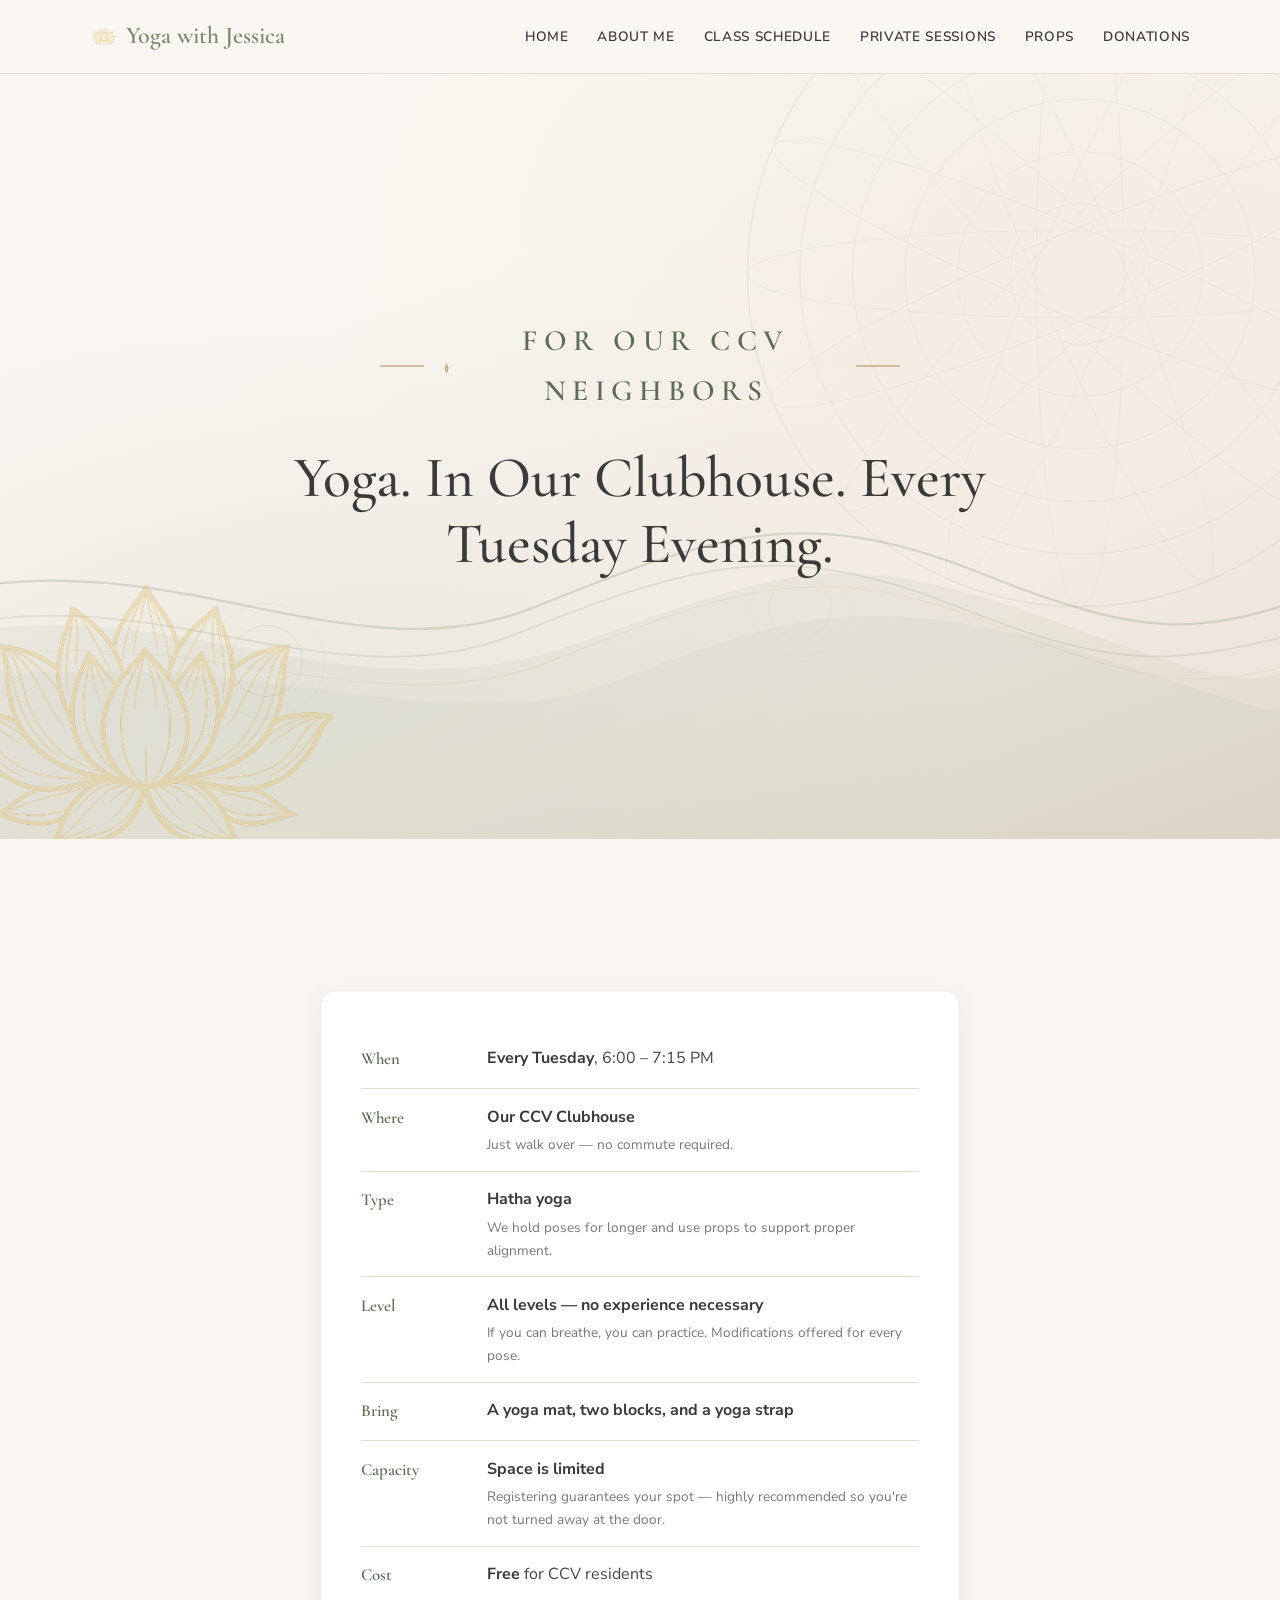
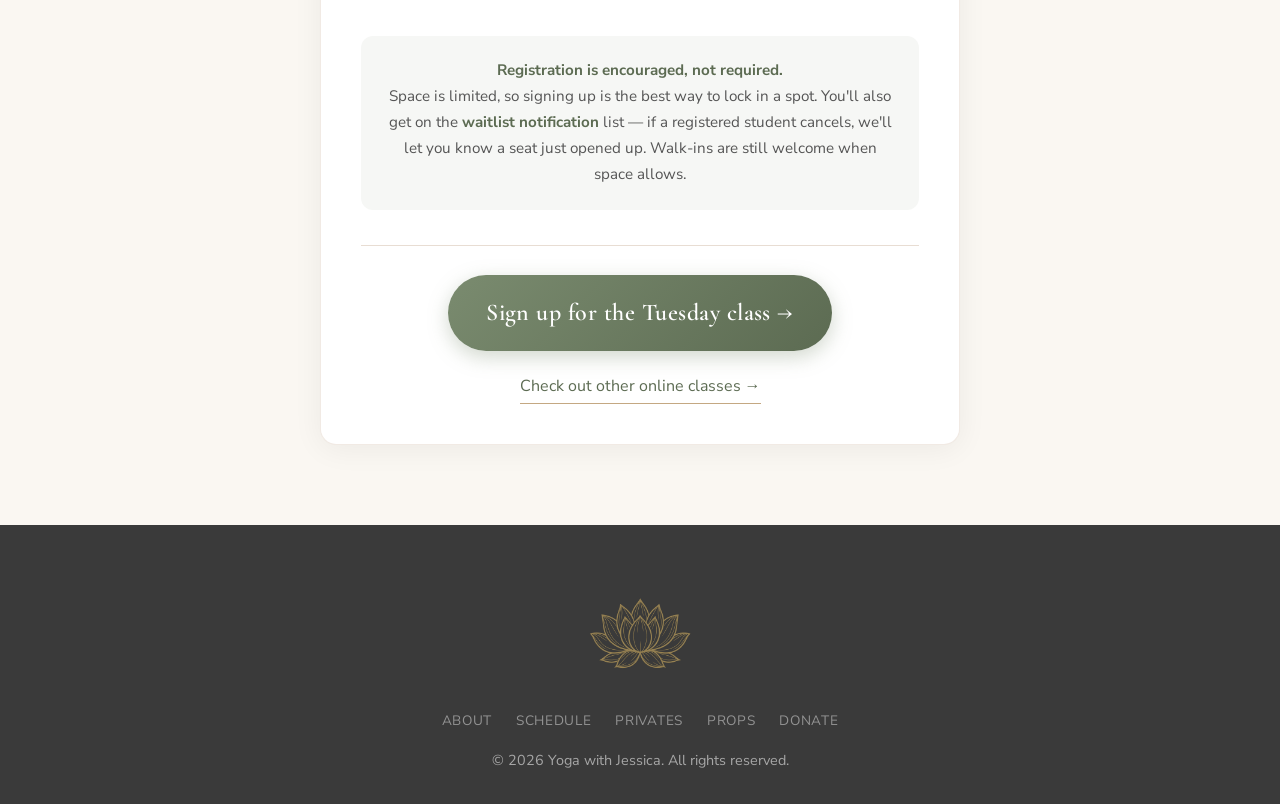
<file: ccvresidents/index.html>
<!DOCTYPE html>
<html lang="en">
<head>
  <!-- Google tag (gtag.js) -->
  <script async src="https://www.googletagmanager.com/gtag/js?id=G-NVBH3J0L7M"></script>
  <script>
    window.dataLayer = window.dataLayer || [];
    function gtag(){dataLayer.push(arguments);}
    gtag('js', new Date());
    gtag('config', 'G-NVBH3J0L7M');
  </script>
  <meta charset="UTF-8" />
  <meta name="viewport" content="width=device-width, initial-scale=1.0" />
  <title>Yoga in the Clubhouse &mdash; For CCV Residents | Yoga with Jessica</title>
  <meta name="description" content="Free weekly yoga right in our CCV clubhouse. Every Tuesday, 6:00 &ndash; 7:15 PM. No experience needed. A practice of coming home to your body, steps from your front door." />
  <link rel="icon" type="image/png" href="../lotus.png" />
  <link rel="preconnect" href="https://fonts.googleapis.com" />
  <link href="https://fonts.googleapis.com/css2?family=Cormorant+Garamond:ital,wght@0,400;0,500;0,600;1,400&family=Nunito+Sans:wght@400;600;700&display=swap" rel="stylesheet" />
  <link rel="stylesheet" href="../styles.css" />
  <style>
    /* Page-specific styles */
    .ccv-hero h1 { max-width: 760px; margin-left: auto; margin-right: auto; }
    .ccv-hero .hero__tagline {
      font-size: clamp(1.35rem, 3vw, 1.85rem);
      font-weight: 600;
      color: var(--olive-dk);
      letter-spacing: .22em;
      margin-bottom: 1.8rem;
      text-shadow: 0 1px 0 rgba(255,255,255,.6);
    }
    .ccv-hero .hero__tagline svg { width: 26px; height: 26px; opacity: .85; }
    .ccv-hero .hero__tagline::before,
    .ccv-hero .hero__tagline::after {
      width: 60px; height: 2px; background: var(--warm); opacity: .7;
    }

    .why-grid {
      display: grid;
      grid-template-columns: repeat(auto-fit, minmax(260px, 1fr));
      gap: 1.5rem;
      margin-top: 2rem;
    }
    .why-card {
      text-align: left;
      padding: 2rem 1.8rem;
      border-left: 3px solid var(--warm);
      background: rgba(255,255,255,.6);
    }
    .why-card h3 {
      font-size: 1.15rem;
      color: var(--olive-dk);
      margin-bottom: .5rem;
    }
    .why-card p {
      color: #555;
      font-size: .95rem;
      line-height: 1.7;
      margin: 0;
    }

    .sanskrit {
      font-family: var(--font-heading);
      font-style: italic;
      color: var(--warm-dk);
    }

    .details-card {
      background: var(--white);
      border-radius: 16px;
      padding: 2.5rem 2.5rem;
      box-shadow: 0 4px 30px rgba(0,0,0,.06);
      border: 1px solid rgba(232,221,211,.6);
      max-width: 640px;
      margin: 0 auto;
    }
    .details-card h2 {
      text-align: center;
      color: var(--olive-dk);
      margin-bottom: 1.5rem;
    }
    .details-list {
      list-style: none;
      padding: 0;
      margin: 0 0 1.8rem;
    }
    .details-list li {
      display: flex;
      align-items: flex-start;
      gap: 1rem;
      padding: .9rem 0;
      border-bottom: 1px solid var(--sand);
      font-size: 1rem;
      color: #444;
    }
    .details-list li:last-child { border-bottom: none; }
    .details-list .label {
      font-family: var(--font-heading);
      font-weight: 600;
      color: var(--olive-dk);
      min-width: 110px;
      flex-shrink: 0;
      font-size: 1.05rem;
    }
    .details-list .value strong {
      color: var(--charcoal);
    }
    .details-list .value small {
      display: block;
      color: #777;
      font-size: .85rem;
      margin-top: .15rem;
    }

    .registration-note {
      text-align: center;
      background: rgba(122,139,111,.07);
      border-radius: 12px;
      padding: 1.4rem 1.6rem;
      margin-top: 2rem;
      color: #555;
      font-size: .95rem;
      line-height: 1.7;
    }
    .registration-note strong { color: var(--olive-dk); }

    .cta-block {
      text-align: center;
      margin-top: 2.2rem;
      padding-top: 1.8rem;
      border-top: 1px solid var(--sand);
    }
    .signup-link {
      display: inline-block;
      font-family: var(--font-heading);
      font-size: 1.5rem;
      color: var(--white);
      font-weight: 600;
      background: linear-gradient(135deg, var(--olive) 0%, var(--olive-dk) 100%);
      padding: 1.1rem 2.4rem;
      border-radius: 50px;
      box-shadow: 0 6px 20px rgba(122,139,111,.35);
      letter-spacing: .02em;
      position: relative;
      transform-origin: center;
      animation: signupBounce 1.4s cubic-bezier(.5,.05,.4,1.2) infinite;
      transition: box-shadow .2s ease;
    }
    .signup-link:hover {
      box-shadow: 0 14px 34px rgba(122,139,111,.55);
      animation-play-state: paused;
      transform: scale(1.08);
    }
    @keyframes signupBounce {
      0% {
        transform: translateY(0) scale(1);
        box-shadow: 0 6px 20px rgba(122,139,111,.35);
      }
      30% {
        transform: translateY(-14px) scale(1.06);
        box-shadow: 0 18px 30px rgba(122,139,111,.25);
      }
      55% {
        transform: translateY(0) scale(1);
        box-shadow: 0 6px 20px rgba(122,139,111,.35);
      }
      70% {
        transform: translateY(-6px) scale(1.03);
        box-shadow: 0 12px 24px rgba(122,139,111,.3);
      }
      85%, 100% {
        transform: translateY(0) scale(1);
        box-shadow: 0 6px 20px rgba(122,139,111,.35);
      }
    }
    .secondary-link {
      display: inline-block;
      margin-top: 1.4rem;
      font-family: var(--font-body);
      font-size: 1rem;
      color: var(--olive-dk);
      border-bottom: 1px solid var(--warm);
      padding-bottom: 2px;
      transition: color .2s, border-color .2s;
    }
    .secondary-link:hover {
      color: var(--olive);
      border-bottom-color: var(--olive);
    }

    .welcome-note {
      background: rgba(196,168,130,.08);
      border: 1px solid rgba(196,168,130,.2);
      border-radius: 12px;
      padding: 1.3rem 1.8rem;
      text-align: center;
      max-width: 580px;
      margin: 2rem auto 0;
      color: #555;
      font-size: .95rem;
      font-style: italic;
      line-height: 1.7;
    }

    @media (max-width: 560px) {
      .details-card { padding: 2rem 1.5rem; }
      .details-list li {
        flex-direction: column;
        gap: .35rem;
        padding: 1.1rem 0;
        font-size: 1.15rem;
        color: #333;
      }
      .details-list .label {
        min-width: 0;
        font-size: .95rem;
        text-transform: uppercase;
        letter-spacing: .12em;
        color: var(--warm-dk);
        font-family: var(--font-body);
        font-weight: 800;
      }
      .details-list .value {
        font-weight: 500;
      }
      .details-list .value strong {
        font-weight: 700;
        font-size: 1.18rem;
      }
      .details-list .value small {
        font-size: 1rem;
        color: #555;
        line-height: 1.55;
        margin-top: .25rem;
      }
      .registration-note {
        font-size: 1.08rem;
        line-height: 1.7;
        color: #444;
        font-weight: 500;
        padding: 1.5rem 1.4rem;
      }
      .registration-note strong { font-weight: 800; }
      .details-card h2 { font-size: 1.7rem; }
      .section-heading p,
      .section p[style*="color"] {
        font-size: 1.05rem !important;
      }
      .ccv-hero .hero__tagline {
        font-size: clamp(1.1rem, 4.5vw, 1.4rem);
        font-weight: 700;
      }
      .signup-link {
        font-size: 1.35rem;
        padding: 1rem 2rem;
      }
      .secondary-link {
        font-size: 1.05rem;
        font-weight: 600;
      }
    }
  </style>
</head>
<body>

  <!-- Navigation -->
  <nav class="nav">
    <div class="container">
      <a href="../index.html" class="nav__logo">
        <img src="../lotus.png" alt="" class="nav__logo-img" />
        Yoga with Jessica
      </a>
      <button class="nav__toggle" aria-label="Toggle menu">
        <span></span><span></span><span></span>
      </button>
      <ul class="nav__links">
        <li><a href="../index.html">Home</a></li>
        <li><a href="../about.html">About Me</a></li>
        <li><a href="../schedule.html">Class Schedule</a></li>
        <li><a href="../privates.html">Private Sessions</a></li>
        <li><a href="../props.html">Props</a></li>
        <li><a href="../donations.html">Donations</a></li>
      </ul>
    </div>
  </nav>

  <!-- Hero -->
  <section class="hero ccv-hero">
    <div class="bg-art">
      <svg viewBox="0 0 1440 900" preserveAspectRatio="xMidYMid slice" style="width:100%;height:100%;top:0;left:0;">
        <path d="M-50,600 C200,550 400,700 600,620 S900,500 1100,580 S1350,650 1500,600" stroke="#7a8b6f" stroke-width="2.5" fill="none" opacity=".25"/>
        <path d="M-50,640 C180,590 380,730 580,650 S880,540 1080,620 S1330,680 1500,640" stroke="#7a8b6f" stroke-width="1.8" fill="none" opacity=".18"/>
        <path d="M-50,680 C220,630 420,760 620,680 S920,560 1120,640 S1370,710 1500,670" stroke="#c4a882" stroke-width="1.2" fill="none" opacity=".14"/>
        <path d="M-50,650 C200,600 400,750 650,660 S950,550 1200,640 S1400,700 1500,670 L1500,900 L-50,900 Z" fill="#7a8b6f" opacity=".07"/>
        <path d="M-50,700 C300,660 500,780 700,700 S1000,600 1250,680 S1420,740 1500,720 L1500,900 L-50,900 Z" fill="#7a8b6f" opacity=".05"/>
        <circle cx="300" cy="680" r="40" stroke="#7a8b6f" stroke-width="1" fill="none" opacity=".15"/>
        <circle cx="300" cy="680" r="65" stroke="#7a8b6f" stroke-width=".7" fill="none" opacity=".1"/>
        <circle cx="900" cy="620" r="35" stroke="#c4a882" stroke-width="1" fill="none" opacity=".15"/>
        <circle cx="900" cy="620" r="55" stroke="#c4a882" stroke-width=".6" fill="none" opacity=".1"/>
      </svg>
      <svg viewBox="0 0 800 800" style="width:700px;height:700px;top:-150px;right:-150px;opacity:.12;">
        <circle cx="400" cy="400" r="380" stroke="#7a8b6f" stroke-width="1.5" fill="none"/>
        <circle cx="400" cy="400" r="320" stroke="#7a8b6f" stroke-width="1" fill="none"/>
        <circle cx="400" cy="400" r="260" stroke="#7a8b6f" stroke-width=".8" fill="none"/>
        <circle cx="400" cy="400" r="200" stroke="#7a8b6f" stroke-width=".8" fill="none"/>
        <circle cx="400" cy="400" r="140" stroke="#7a8b6f" stroke-width=".6" fill="none"/>
        <circle cx="400" cy="400" r="80" stroke="#7a8b6f" stroke-width=".6" fill="none"/>
        <g stroke="#7a8b6f" stroke-width=".6" fill="none">
          <ellipse cx="400" cy="400" rx="50" ry="380" transform="rotate(0 400 400)"/>
          <ellipse cx="400" cy="400" rx="50" ry="380" transform="rotate(22.5 400 400)"/>
          <ellipse cx="400" cy="400" rx="50" ry="380" transform="rotate(45 400 400)"/>
          <ellipse cx="400" cy="400" rx="50" ry="380" transform="rotate(67.5 400 400)"/>
          <ellipse cx="400" cy="400" rx="50" ry="380" transform="rotate(90 400 400)"/>
          <ellipse cx="400" cy="400" rx="50" ry="380" transform="rotate(112.5 400 400)"/>
          <ellipse cx="400" cy="400" rx="50" ry="380" transform="rotate(135 400 400)"/>
          <ellipse cx="400" cy="400" rx="50" ry="380" transform="rotate(157.5 400 400)"/>
        </g>
      </svg>
      <img src="../lotus.png" alt="" style="width:450px;height:450px;bottom:-100px;left:-80px;opacity:.35;" />
    </div>

    <div class="hero__inner">
      <p class="hero__tagline">
        <svg viewBox="0 0 24 24" fill="none"><g transform="rotate(180 12 12)"><path d="M12 2c-.6 2.4-2.4 4.2-2.4 7.2s1.8 4.8 2.4 7.2c.6-2.4 2.4-4.2 2.4-7.2S12.6 4.4 12 2z" fill="#c4a882"/></g></svg>
        For Our CCV Neighbors
      </p>
      <h1>Yoga. In Our Clubhouse. Every Tuesday Evening.</h1>
    </div>
  </section>

  <!-- Wave divider -->
  <div class="wave-divider">
    <svg viewBox="0 0 1440 80" preserveAspectRatio="none"><path d="M0,40 C360,80 720,0 1080,40 C1260,60 1380,50 1440,40 L1440,80 L0,80 Z" fill="#faf7f2"/></svg>
  </div>

  <!-- Class Details -->
  <section class="section" id="class-details">
    <div class="container">
      <div class="details-card">
        <ul class="details-list">
          <li>
            <span class="label">When</span>
            <span class="value"><strong>Every Tuesday</strong>, 6:00 &ndash; 7:15 PM</span>
          </li>
          <li>
            <span class="label">Where</span>
            <span class="value"><strong>Our CCV Clubhouse</strong><small>Just walk over &mdash; no commute required.</small></span>
          </li>
          <li>
            <span class="label">Type</span>
            <span class="value"><strong>Hatha yoga</strong><small>We hold poses for longer and use props to support proper alignment.</small></span>
          </li>
          <li>
            <span class="label">Level</span>
            <span class="value"><strong>All levels &mdash; no experience necessary</strong><small>If you can breathe, you can practice. Modifications offered for every pose.</small></span>
          </li>
          <li>
            <span class="label">Bring</span>
            <span class="value"><strong>A yoga mat, two blocks, and a yoga strap</strong></span>
          </li>
          <li>
            <span class="label">Capacity</span>
            <span class="value"><strong>Space is limited</strong><small>Registering guarantees your spot &mdash; highly recommended so you're not turned away at the door.</small></span>
          </li>
          <li>
            <span class="label">Cost</span>
            <span class="value"><strong>Free</strong> for CCV residents</span>
          </li>
        </ul>

        <div class="registration-note">
          <strong>Registration is encouraged, not required.</strong><br/>
          Space is limited, so signing up is the best way to lock in a spot.
          You'll also get on the <strong>waitlist notification</strong> list &mdash; if a registered student cancels, we'll let you know a seat just opened up.
          Walk-ins are still welcome when space allows.
        </div>

        <div class="cta-block">
          <a href="../signup.html?class=tuesday-ccv" class="signup-link">Sign up for the Tuesday class &rarr;</a>
          <div>
            <a href="../schedule.html" class="secondary-link">Check out other online classes &rarr;</a>
          </div>
        </div>
      </div>
    </div>
  </section>

  <!-- Footer -->
  <footer class="footer">
    <div class="container">
      <img class="footer__lotus" src="../lotus.png" alt="" />
      <div class="footer__links">
        <a href="../about.html">About</a>
        <a href="../schedule.html">Schedule</a>
        <a href="../privates.html">Privates</a>
        <a href="../props.html">Props</a>
        <a href="../donations.html">Donate</a>
      </div>
      <p>&copy; 2026 Yoga with Jessica. All rights reserved.</p>
    </div>
  </footer>

  <script>
    const toggle = document.querySelector('.nav__toggle');
    const links  = document.querySelector('.nav__links');
    toggle.addEventListener('click', () => links.classList.toggle('open'));
    links.querySelectorAll('a').forEach(a => a.addEventListener('click', () => links.classList.remove('open')));
  </script>
</body>
</html>
</file>
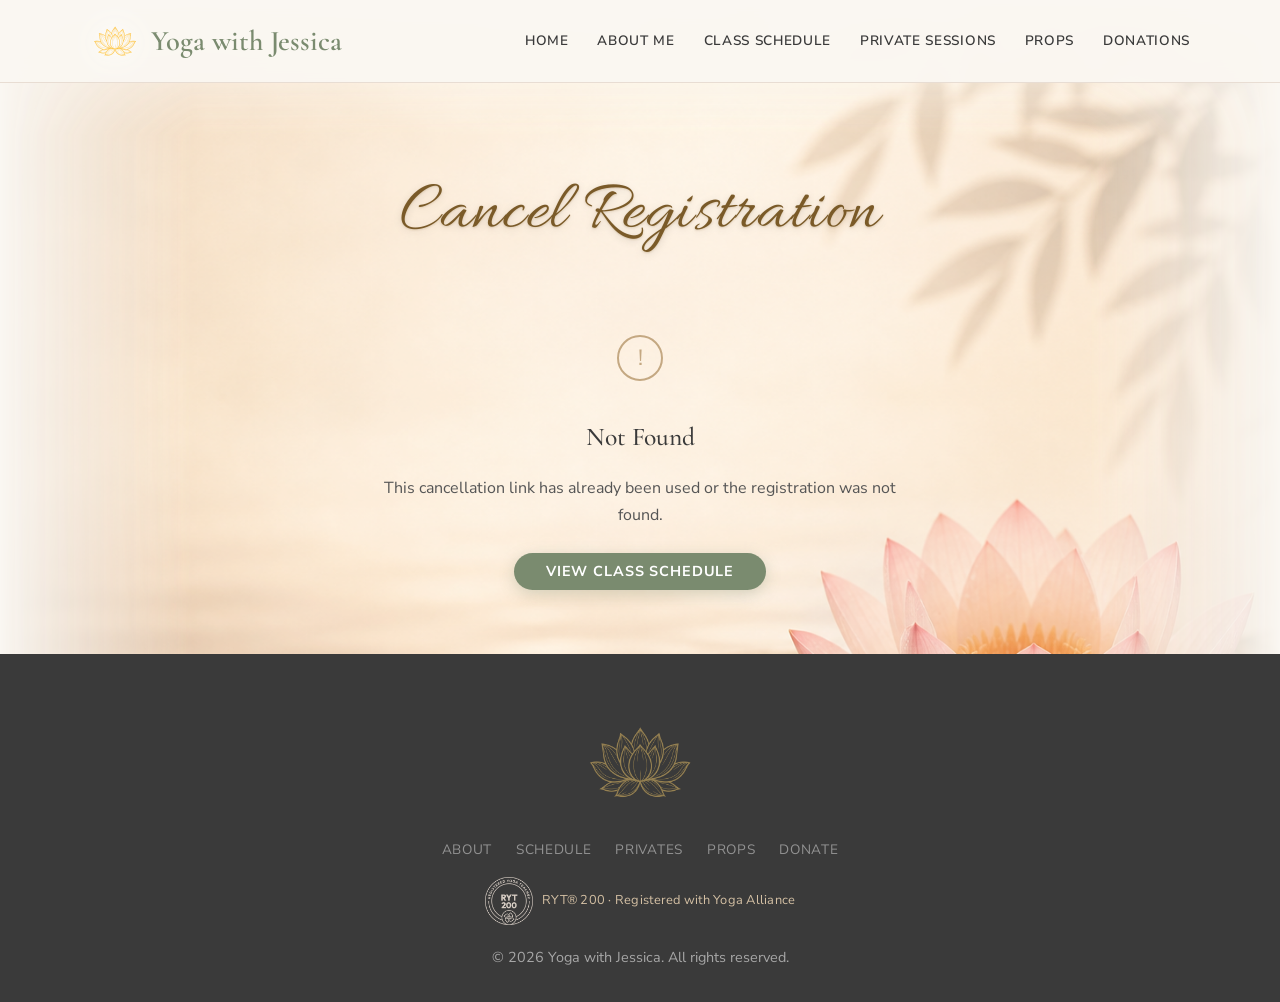
<file: cancel.html>
<!DOCTYPE html>
<html lang="en">
<head>
  <!-- Google tag (gtag.js) -->
  <script async src="https://www.googletagmanager.com/gtag/js?id=G-NVBH3J0L7M"></script>
  <script>
    window.dataLayer = window.dataLayer || [];
    function gtag(){dataLayer.push(arguments);}
    gtag('js', new Date());
    gtag('config', 'G-NVBH3J0L7M');
  </script>
  <meta charset="UTF-8" />
  <meta name="viewport" content="width=device-width, initial-scale=1.0" />
  <meta name="description" content="Cancel your registration for a yoga class." />
  <meta property="og:type" content="website" />
  <meta property="og:url" content="https://yogawithjessica.com/cancel.html" />
  <meta property="og:title" content="Cancel Registration | Yoga with Jessica" />
  <meta property="og:description" content="Cancel your registration for a yoga class." />
  <meta property="og:image" content="https://yogawithjessica.com/og-image.jpg" />
  <meta property="og:image:width" content="1200" />
  <meta property="og:image:height" content="630" />
  <meta name="twitter:card" content="summary_large_image" />
  <meta name="twitter:title" content="Cancel Registration | Yoga with Jessica" />
  <meta name="twitter:description" content="Cancel your registration for a yoga class." />
  <meta name="twitter:image" content="https://yogawithjessica.com/og-image.jpg" />
  <title>Cancel Registration | Yoga with Jessica</title>
  <link rel="icon" type="image/png" href="lotus.png" />
  <link rel="preconnect" href="https://fonts.googleapis.com" />
  <link href="https://fonts.googleapis.com/css2?family=Allura&family=Cormorant+Garamond:ital,wght@0,400;0,500;0,600;1,400&family=Nunito+Sans:wght@400;600;700&display=swap" rel="stylesheet" />
  <link rel="stylesheet" href="styles.css" />
  <link rel="stylesheet" href="preview-styles.css" />
</head>
<body>

  <!-- Faded pink lotus background (preview) -->
  <div class="bg-pink-lotus" aria-hidden="true"></div>

  <!-- Navigation -->
  <nav class="nav">
    <div class="container">
      <a href="index.html" class="nav__logo">
        <img src="lotus.png" alt="" class="nav__logo-img" />
        Yoga with Jessica
      </a>
      <button class="nav__toggle" aria-label="Toggle menu">
        <span></span><span></span><span></span>
      </button>
      <ul class="nav__links">
        <li><a href="index.html">Home</a></li>
        <li><a href="about.html">About Me</a></li>
        <li><a href="schedule.html">Class Schedule</a></li>
        <li><a href="privates.html">Private Sessions</a></li>
        <li><a href="props.html">Props</a></li>
        <li><a href="donations.html">Donations</a></li>
      </ul>
    </div>
  </nav>

  <!-- Page Header -->
  <header class="page-header">
    <div class="bg-art">
      <svg viewBox="0 0 1440 320" style="width:100%;top:0;left:0;opacity:.25;">
        <path d="M0 160c200-40 400 40 720 0s520-60 720 0v160H0z" fill="#c4a882" opacity=".3"/>
        <path d="M0 200c240-30 480 50 720 10s480-40 720 10v100H0z" fill="#c4a882" opacity=".2"/>
      </svg>
    </div>
    <div class="container" style="text-align:center;padding:3rem 1rem;">
      <h1>Cancel Registration</h1>
    </div>
  </header>

  <!-- Cancel Content -->
  <section class="section" style="padding:2rem 0 4rem;">
    <div class="container" style="max-width:560px;text-align:center;">

      <!-- Loading state -->
      <div id="cancel-loading" style="padding:2rem 0;">
        <p style="font-size:1rem;color:#777;">Processing your cancellation...</p>
      </div>

      <!-- Confirm prompt (before cancelling) -->
      <div id="cancel-confirm" style="display:none;">
        <div style="margin-bottom:1.5rem;">
          <svg viewBox="0 0 48 48" width="48" height="48" style="opacity:.6;"><circle cx="24" cy="24" r="22" fill="none" stroke="#c4a882" stroke-width="2"/><text x="24" y="30" text-anchor="middle" font-size="24" fill="#c4a882">?</text></svg>
        </div>
        <h2 style="font-family:'Cormorant Garamond',serif;font-size:1.6rem;margin-bottom:1rem;">Are you sure?</h2>
        <p id="cancel-confirm-text" style="color:#555;line-height:1.7;margin-bottom:1.5rem;"></p>
        <div id="cancel-class-list" style="text-align:left;margin:0 auto 1.5rem;max-width:400px;"></div>
        <div style="display:flex;gap:1rem;justify-content:center;flex-wrap:wrap;">
          <button id="btn-cancel-yes" class="btn btn--primary" style="background:#b44;padding:.7rem 2rem;" onclick="confirmCancel()">Yes, Cancel</button>
          <a href="schedule.html" class="btn" style="padding:.7rem 2rem;border:1px solid #ccc;">No, Keep My Spot</a>
        </div>
      </div>

      <!-- Success state -->
      <div id="cancel-success" style="display:none;">
        <div style="margin-bottom:1.5rem;">
          <svg viewBox="0 0 48 48" width="48" height="48"><circle cx="24" cy="24" r="22" fill="none" stroke="#5B7553" stroke-width="2"/><path d="M14 24l7 7 13-13" fill="none" stroke="#5B7553" stroke-width="3" stroke-linecap="round" stroke-linejoin="round"/></svg>
        </div>
        <h2 style="font-family:'Cormorant Garamond',serif;font-size:1.6rem;color:#5B7553;margin-bottom:1rem;">Registration Cancelled</h2>
        <p id="cancel-success-text" style="color:#555;line-height:1.7;margin-bottom:1.5rem;"></p>
        <a href="schedule.html" class="btn btn--primary" style="padding:.7rem 2rem;">Sign Up for Another Class</a>
      </div>

      <!-- Not found / already cancelled -->
      <div id="cancel-not-found" style="display:none;">
        <div style="margin-bottom:1.5rem;">
          <svg viewBox="0 0 48 48" width="48" height="48"><circle cx="24" cy="24" r="22" fill="none" stroke="#c4a882" stroke-width="2"/><text x="24" y="31" text-anchor="middle" font-size="22" fill="#c4a882">!</text></svg>
        </div>
        <h2 style="font-family:'Cormorant Garamond',serif;font-size:1.6rem;margin-bottom:1rem;">Not Found</h2>
        <p id="cancel-not-found-text" style="color:#555;line-height:1.7;margin-bottom:1.5rem;">
          This cancellation link has already been used or the registration was not found.
        </p>
        <a href="schedule.html" class="btn btn--primary" style="padding:.7rem 2rem;">View Class Schedule</a>
      </div>

      <!-- Error state -->
      <div id="cancel-error" style="display:none;">
        <h2 style="font-family:'Cormorant Garamond',serif;font-size:1.6rem;color:#b44;margin-bottom:1rem;">Something Went Wrong</h2>
        <p id="cancel-error-text" style="color:#555;line-height:1.7;margin-bottom:1.5rem;">
          Please try again or contact the instructor.
        </p>
        <a href="schedule.html" class="btn btn--primary" style="padding:.7rem 2rem;">Back to Schedule</a>
      </div>

    </div>
  </section>

  <!-- Footer -->
  <footer class="footer">
    <div class="container">
      <img class="footer__lotus" src="lotus.png" alt="" />
      <div class="footer__links">
        <a href="about.html">About</a>
        <a href="schedule.html">Schedule</a>
        <a href="privates.html">Privates</a>
        <a href="props.html">Props</a>
        <a href="donations.html">Donate</a>
      </div>
      <a class="footer__cert" href="https://app.yogaalliance.org/teacherpublicprofile?id=0033g0000056z5HAAQ" target="_blank" rel="noopener">
        <img src="ryt200-cream.png" alt="Yoga Alliance RYT 200 certified" class="footer__cert-badge" />
        <span>RYT&reg; 200 &middot; Registered with Yoga Alliance</span>
      </a>
      <p>&copy; 2026 Yoga with Jessica. All rights reserved.</p>
    </div>
  </footer>

  <script>
    // Mobile nav
    var toggle = document.querySelector('.nav__toggle');
    var links  = document.querySelector('.nav__links');
    toggle.addEventListener('click', function() { links.classList.toggle('open'); });
    links.querySelectorAll('a').forEach(function(a) { a.addEventListener('click', function() { links.classList.remove('open'); }); });

    // ── CONFIG ──
    var SHEETS_WEB_APP_URL = 'https://script.google.com/macros/s/AKfycbx3qxkR_qLgCyy0LVmslaK2LHzGFJq5UMUwfvj5SFRqx_vZ5xlssCx_Ku2r_wVhhpU3/exec';

    // ── INIT ──
    var urlParams = new URLSearchParams(window.location.search);
    var cancelToken = urlParams.get('token');

    if (!cancelToken) {
      showState('cancel-not-found');
    } else if (!SHEETS_WEB_APP_URL) {
      // No backend connected — show a placeholder
      showState('cancel-error');
      document.getElementById('cancel-error-text').textContent =
        'Cancellation is not yet connected. Please contact the instructor directly.';
    } else {
      // First, look up what this token covers so we can show the user what they're cancelling
      lookupToken(cancelToken);
    }

    function lookupToken(token) {
      // Fetch the registration details for this token via the cancel action (with preview=true)
      fetch(SHEETS_WEB_APP_URL + '?action=cancel_preview&token=' + encodeURIComponent(token))
        .then(function(r) { return r.json(); })
        .then(function(data) {
          if (data.status === 'found') {
            showConfirmPrompt(data);
          } else {
            showState('cancel-not-found');
            if (data.message) {
              document.getElementById('cancel-not-found-text').textContent = data.message;
            }
          }
        })
        .catch(function() {
          // If cancel_preview isn't implemented, just go straight to confirm prompt
          showState('cancel-confirm');
          document.getElementById('cancel-confirm-text').textContent =
            'This will cancel your class registration and any guest you may have signed up. This action cannot be undone.';
        });
    }

    function showConfirmPrompt(data) {
      var text = 'You are about to cancel the following registration:';
      document.getElementById('cancel-confirm-text').textContent = text;

      var listHtml = '<div class="card" style="padding:1rem;">';
      listHtml += '<p style="margin:0 0 .5rem;"><strong>' + escH(data.studentName) + '</strong></p>';
      if (data.guestName) {
        listHtml += '<p style="margin:0 0 .75rem;color:#777;font-size:.9rem;">+ Guest: ' + escH(data.guestName) + '</p>';
      }
      if (data.classes && data.classes.length) {
        data.classes.forEach(function(c) {
          var t = (c.classType || '').toLowerCase();
          var icon = (t === 'inperson' || t === 'in-person') ? '\uD83C\uDFE0' : '\uD83D\uDCBB';
          listHtml += '<p style="margin:.25rem 0;font-size:.9rem;">' + icon + ' ' + escH(c.className) + ' \u2014 ' + escH(c.classDate) + '</p>';
        });
      }
      listHtml += '</div>';
      document.getElementById('cancel-class-list').innerHTML = listHtml;

      if (data.guestName) {
        document.getElementById('cancel-confirm-text').textContent +=
          ' This will cancel both your spot and your guest\'s spot.';
      }

      showState('cancel-confirm');
    }

    function confirmCancel() {
      var btn = document.getElementById('btn-cancel-yes');
      btn.disabled = true;
      btn.textContent = 'Cancelling...';

      fetch(SHEETS_WEB_APP_URL + '?action=cancel&token=' + encodeURIComponent(cancelToken))
        .then(function(r) { return r.json(); })
        .then(function(data) {
          if (data.status === 'cancelled') {
            var msg = data.studentName + ', your registration has been cancelled.';
            if (data.guestName) {
              msg += ' Your guest (' + data.guestName + ') has also been removed.';
            }
            msg += ' ' + data.count + ' class(es) affected.';
            document.getElementById('cancel-success-text').textContent = msg;
            showState('cancel-success');
          } else if (data.status === 'not_found') {
            showState('cancel-not-found');
            if (data.message) {
              document.getElementById('cancel-not-found-text').textContent = data.message;
            }
          } else {
            showState('cancel-error');
            if (data.message) {
              document.getElementById('cancel-error-text').textContent = data.message;
            }
          }
        })
        .catch(function(err) {
          showState('cancel-error');
          document.getElementById('cancel-error-text').textContent =
            'Network error. Please check your connection and try again.';
        });
    }

    function showState(id) {
      ['cancel-loading', 'cancel-confirm', 'cancel-success', 'cancel-not-found', 'cancel-error']
        .forEach(function(s) {
          document.getElementById(s).style.display = s === id ? 'block' : 'none';
        });
    }

    function escH(s) { return (s || '').replace(/&/g,'&amp;').replace(/</g,'&lt;').replace(/>/g,'&gt;'); }
  </script>
</body>
</html>
</file>
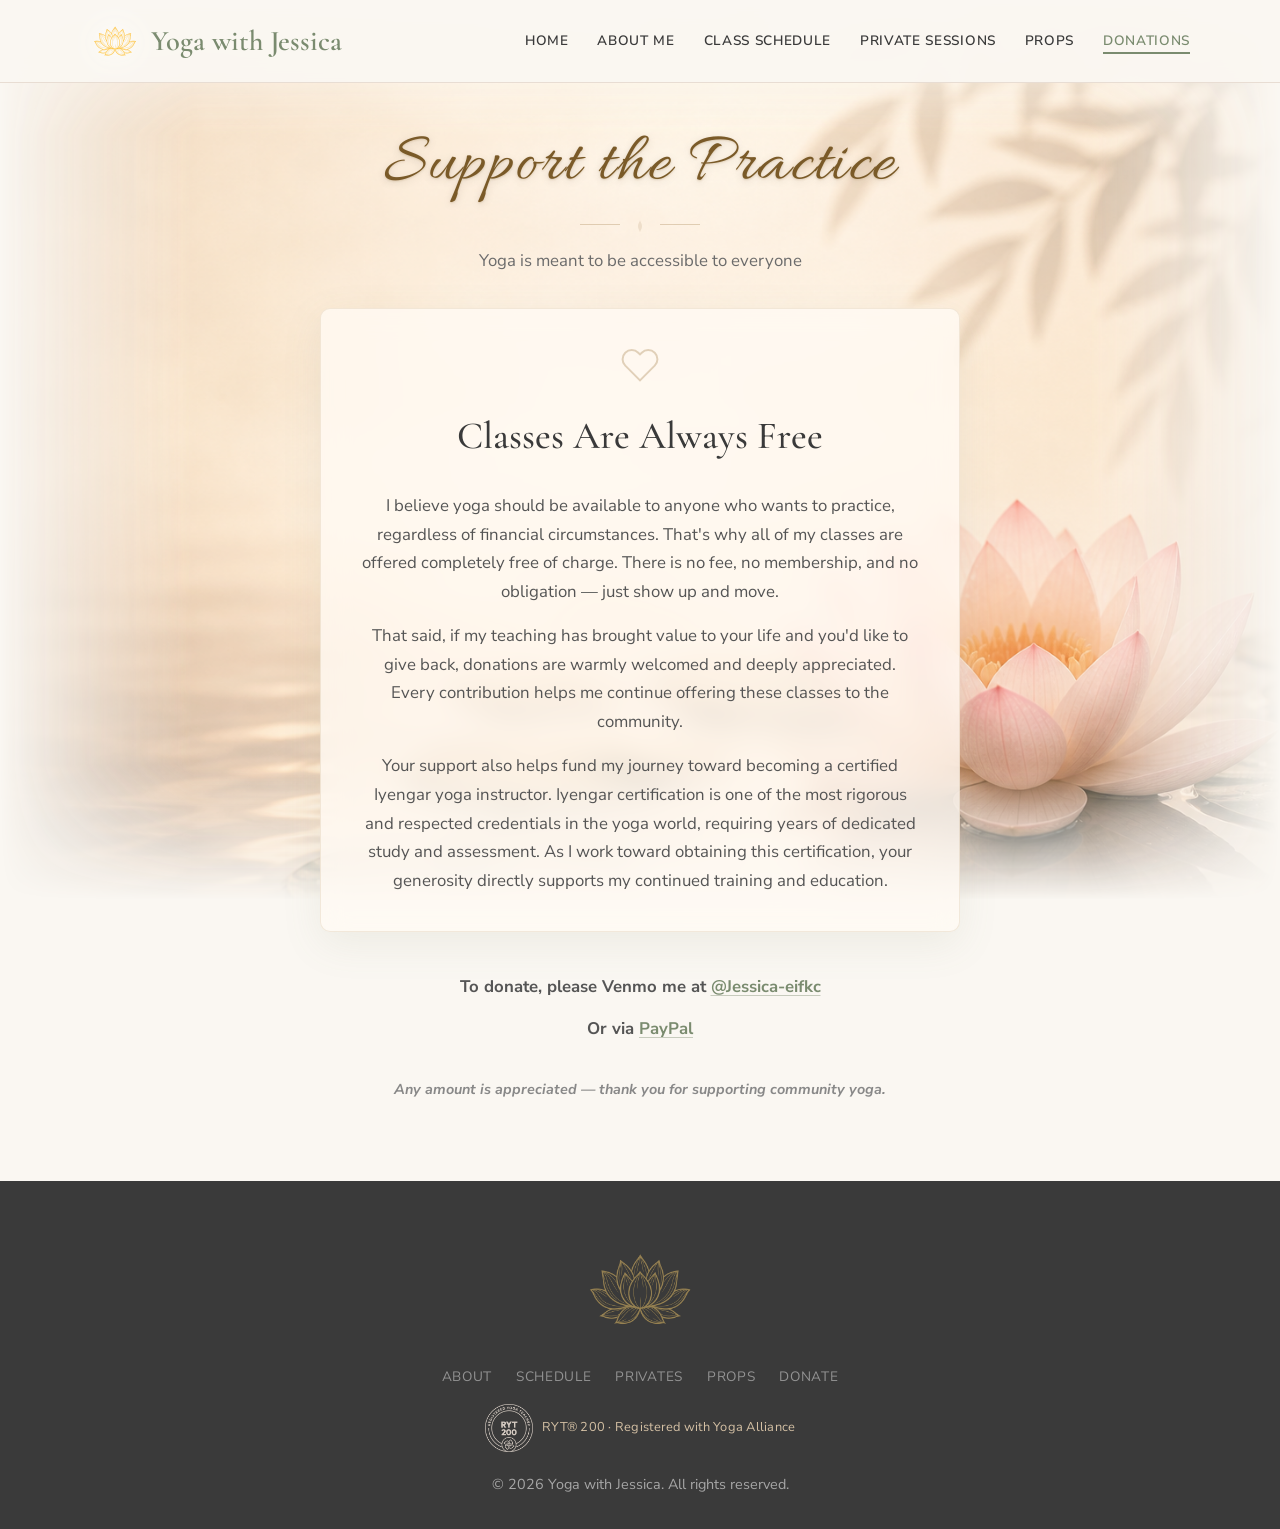
<file: donations.html>
<!DOCTYPE html>
<html lang="en">
<head>
  <!-- Google tag (gtag.js) -->
  <script async src="https://www.googletagmanager.com/gtag/js?id=G-NVBH3J0L7M"></script>
  <script>
    window.dataLayer = window.dataLayer || [];
    function gtag(){dataLayer.push(arguments);}
    gtag('js', new Date());
    gtag('config', 'G-NVBH3J0L7M');
  </script>
  <meta charset="UTF-8" />
  <meta name="viewport" content="width=device-width, initial-scale=1.0" />
  <meta name="description" content="Classes are offered freely. Donations are always appreciated but never expected." />
  <meta property="og:type" content="website" />
  <meta property="og:url" content="https://yogawithjessica.com/donations.html" />
  <meta property="og:title" content="Donations | Yoga with Jessica" />
  <meta property="og:description" content="Classes are offered freely. Donations are always appreciated but never expected." />
  <meta property="og:image" content="https://yogawithjessica.com/og-image.jpg" />
  <meta property="og:image:width" content="1200" />
  <meta property="og:image:height" content="630" />
  <meta name="twitter:card" content="summary_large_image" />
  <meta name="twitter:title" content="Donations | Yoga with Jessica" />
  <meta name="twitter:description" content="Classes are offered freely. Donations are always appreciated but never expected." />
  <meta name="twitter:image" content="https://yogawithjessica.com/og-image.jpg" />
  <title>Donations | Yoga with Jessica</title>
  <link rel="icon" type="image/png" href="lotus.png" />
  <link rel="preconnect" href="https://fonts.googleapis.com" />
  <link href="https://fonts.googleapis.com/css2?family=Allura&family=Cormorant+Garamond:ital,wght@0,400;0,500;0,600;1,400&family=Nunito+Sans:wght@400;600;700&display=swap" rel="stylesheet" />
  <link rel="stylesheet" href="styles.css" />
  <link rel="stylesheet" href="preview-styles.css" />
</head>
<body>

  <!-- Faded pink lotus background (preview) -->
  <div class="bg-pink-lotus" aria-hidden="true"></div>

  <!-- Navigation -->
  <nav class="nav">
    <div class="container">
      <a href="index.html" class="nav__logo">
        <img src="lotus.png" alt="" class="nav__logo-img" />
        Yoga with Jessica
      </a>
      <button class="nav__toggle" aria-label="Toggle menu">
        <span></span><span></span><span></span>
      </button>
      <ul class="nav__links">
        <li><a href="index.html">Home</a></li>
        <li><a href="about.html">About Me</a></li>
        <li><a href="schedule.html">Class Schedule</a></li>
        <li><a href="privates.html">Private Sessions</a></li>
        <li><a href="props.html">Props</a></li>
        <li><a href="donations.html" class="active">Donations</a></li>
      </ul>
    </div>
  </nav>

  <!-- Page header -->
  <header class="page-header">
    <!-- Flowing water + lotus background -->
    <div class="bg-art">
      <svg viewBox="0 0 1440 300" preserveAspectRatio="xMidYMid slice" style="width:100%;height:100%;top:0;left:0;">
        <path d="M0,90 C360,50 720,140 1080,80 C1260,55 1380,85 1440,65" stroke="#7a8b6f" stroke-width="3" fill="none" opacity=".4"/>
        <path d="M0,140 C300,100 600,180 900,120 C1200,80 1350,130 1440,110" stroke="#c4a882" stroke-width="2" fill="none" opacity=".35"/>
        <path d="M0,110 C400,70 800,160 1200,100 L1440,90 L1440,300 L0,300 Z" fill="#c4a882" opacity=".12"/>
      </svg>
      <!-- Large lotus left -->
      <img src="lotus.png" alt="" style="width:320px;height:320px;bottom:-80px;left:-70px;opacity:.4;" />
    </div>
    <div class="container">
      <h1>Support the Practice</h1>
      <div class="page-header__ornament">
        <svg viewBox="0 0 24 24" fill="none"><g transform="rotate(180 12 12)"><path d="M12 2c-.6 2.4-2.4 4.2-2.4 7.2s1.8 4.8 2.4 7.2c.6-2.4 2.4-4.2 2.4-7.2S12.6 4.4 12 2z" fill="#c4a882"/></g></svg>
      </div>
      <p>Yoga is meant to be accessible to everyone</p>
    </div>
  </header>

  <!-- Donations content -->
  <section class="section">
    <!-- Water background -->
    <div class="bg-art">
      <svg viewBox="0 0 1440 700" preserveAspectRatio="xMidYMid slice" style="width:100%;height:100%;top:0;left:0;">
        <path d="M-50,200 C200,150 450,280 700,200 S1000,120 1250,200 S1420,260 1500,220" stroke="#7a8b6f" stroke-width="2.5" fill="none" opacity=".3"/>
        <path d="M-50,250 C250,210 500,330 750,250 S1050,170 1300,250 S1450,310 1500,280" stroke="#c4a882" stroke-width="1.5" fill="none" opacity=".3"/>
        <path d="M-50,230 C200,190 450,310 700,230 L1500,210 L1500,700 L-50,700 Z" fill="#c4a882" opacity=".1"/>
      </svg>
    </div>
    <div class="container">
      <div class="donate-intro">
        <!-- Heart icon (animated + recolored on mobile via CSS) -->
        <svg class="donate-heart" viewBox="0 0 24 24" width="40" height="40" fill="none" stroke="#c4a882" stroke-width="1.2" style="display:block;margin:0 auto 1.2rem;opacity:.5;">
          <path d="M20.84 4.61a5.5 5.5 0 00-7.78 0L12 5.67l-1.06-1.06a5.5 5.5 0 00-7.78 7.78l1.06 1.06L12 21.23l7.78-7.78 1.06-1.06a5.5 5.5 0 000-7.78z"/>
        </svg>
        <h2>Classes Are Always Free</h2>
        <p>
          I believe yoga should be available to anyone who wants to practice, regardless of financial circumstances. That's why all of my classes are offered completely free of charge. There is no fee, no membership, and no obligation &mdash; just show up and move.
        </p>
        <p style="margin-top:1rem;">
          That said, if my teaching has brought value to your life and you'd like to give back, donations are warmly welcomed and deeply appreciated. Every contribution helps me continue offering these classes to the community.
        </p>
        <p style="margin-top:1rem;">
          Your support also helps fund my journey toward becoming a certified Iyengar yoga instructor. Iyengar certification is one of the most rigorous and respected credentials in the yoga world, requiring years of dedicated study and assessment. As I work toward obtaining this certification, your generosity directly supports my continued training and education.
        </p>
      </div>

      <div style="text-align:center;margin:2rem 0;font-size:1.05rem;color:#555;line-height:1.8;">
        <p>To donate, please Venmo me at <a id="venmoLink" href="https://venmo.com/u/Jessica-eifkc" target="_blank" rel="noopener" style="color:var(--olive);font-weight:700;text-decoration:underline;text-decoration-color:rgba(122,139,111,.4);text-underline-offset:3px;">@Jessica-eifkc</a></p>
        <p style="margin-top:.75rem;">Or via <a href="https://www.paypal.com/donate/?hosted_button_id=ZYDR4PG22K566" target="_blank" rel="noopener" style="color:var(--olive);font-weight:700;text-decoration:underline;text-decoration-color:rgba(122,139,111,.4);text-underline-offset:3px;">PayPal</a></p>
      </div>

      <p class="donate-note">
        Any amount is appreciated &mdash; thank you for supporting community yoga.
      </p>
    </div>
  </section>

  <!-- Footer -->
  <footer class="footer">
    <div class="container">
      <img class="footer__lotus" src="lotus.png" alt="" />
      <div class="footer__links">
        <a href="about.html">About</a>
        <a href="schedule.html">Schedule</a>
        <a href="privates.html">Privates</a>
        <a href="props.html">Props</a>
        <a href="donations.html">Donate</a>
      </div>
      <a class="footer__cert" href="https://app.yogaalliance.org/teacherpublicprofile?id=0033g0000056z5HAAQ" target="_blank" rel="noopener">
        <img src="ryt200-cream.png" alt="Yoga Alliance RYT 200 certified" class="footer__cert-badge" />
        <span>RYT&reg; 200 &middot; Registered with Yoga Alliance</span>
      </a>
      <p>&copy; 2026 Yoga with Jessica. All rights reserved.</p>
    </div>
  </footer>

  <script>
    const toggle = document.querySelector('.nav__toggle');
    const links  = document.querySelector('.nav__links');
    toggle.addEventListener('click', () => links.classList.toggle('open'));
    links.querySelectorAll('a').forEach(a => a.addEventListener('click', () => links.classList.remove('open')));

    // On mobile, try to open the Venmo app's pay screen directly.
    // Falls back to the web profile (the href) if the app isn't installed.
    const venmoLink = document.getElementById('venmoLink');
    if (venmoLink && /iPhone|iPad|iPod|Android/i.test(navigator.userAgent)) {
      venmoLink.addEventListener('click', (e) => {
        e.preventDefault();
        const webURL = venmoLink.href;
        const appURL = 'venmo://paycharge?txn=pay&recipients=Jessica-eifkc';
        const start = Date.now();
        // If the app opens, the page is backgrounded and the timeout fires late
        // (or never). If it doesn't, fall through to the web URL within ~1.2s.
        const fallback = setTimeout(() => {
          if (Date.now() - start < 1500) window.location.href = webURL;
        }, 1000);
        window.addEventListener('pagehide', () => clearTimeout(fallback), { once: true });
        window.location.href = appURL;
      });
    }
  </script>
</body>
</html>
</file>
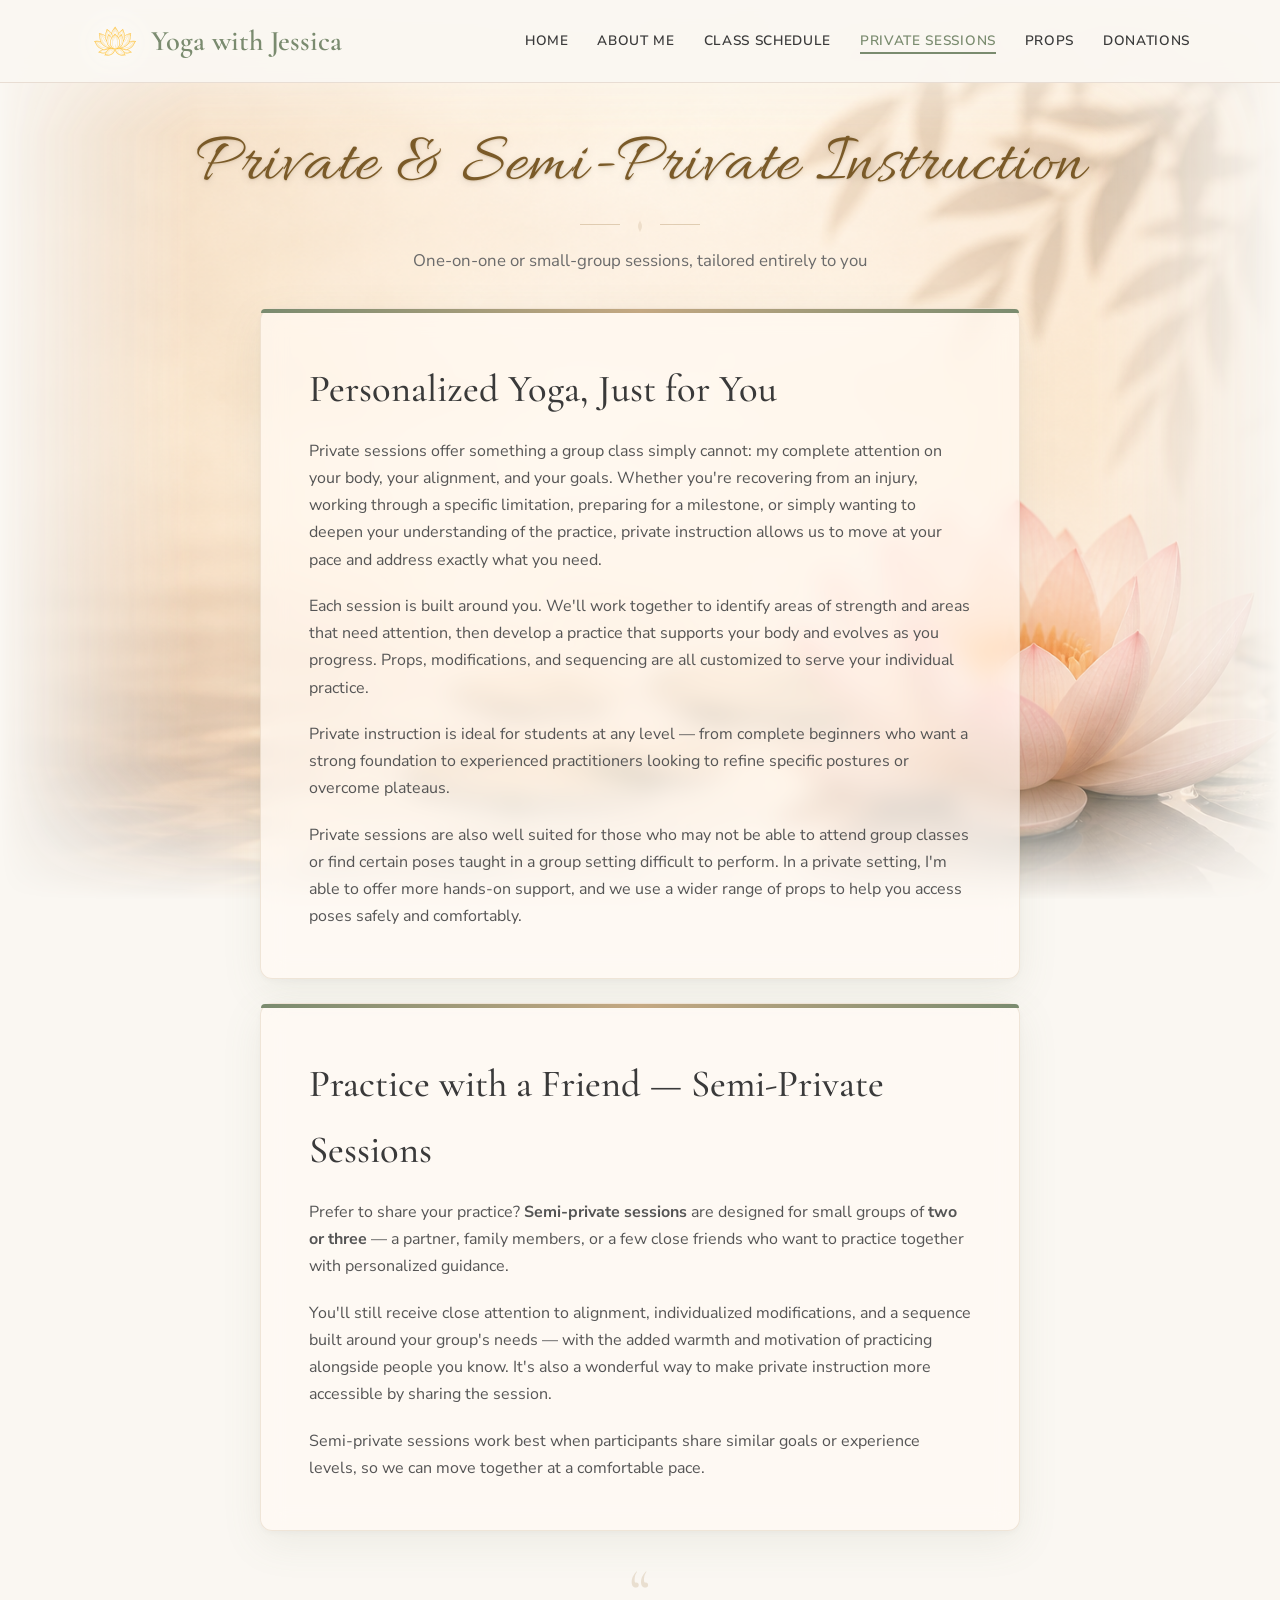
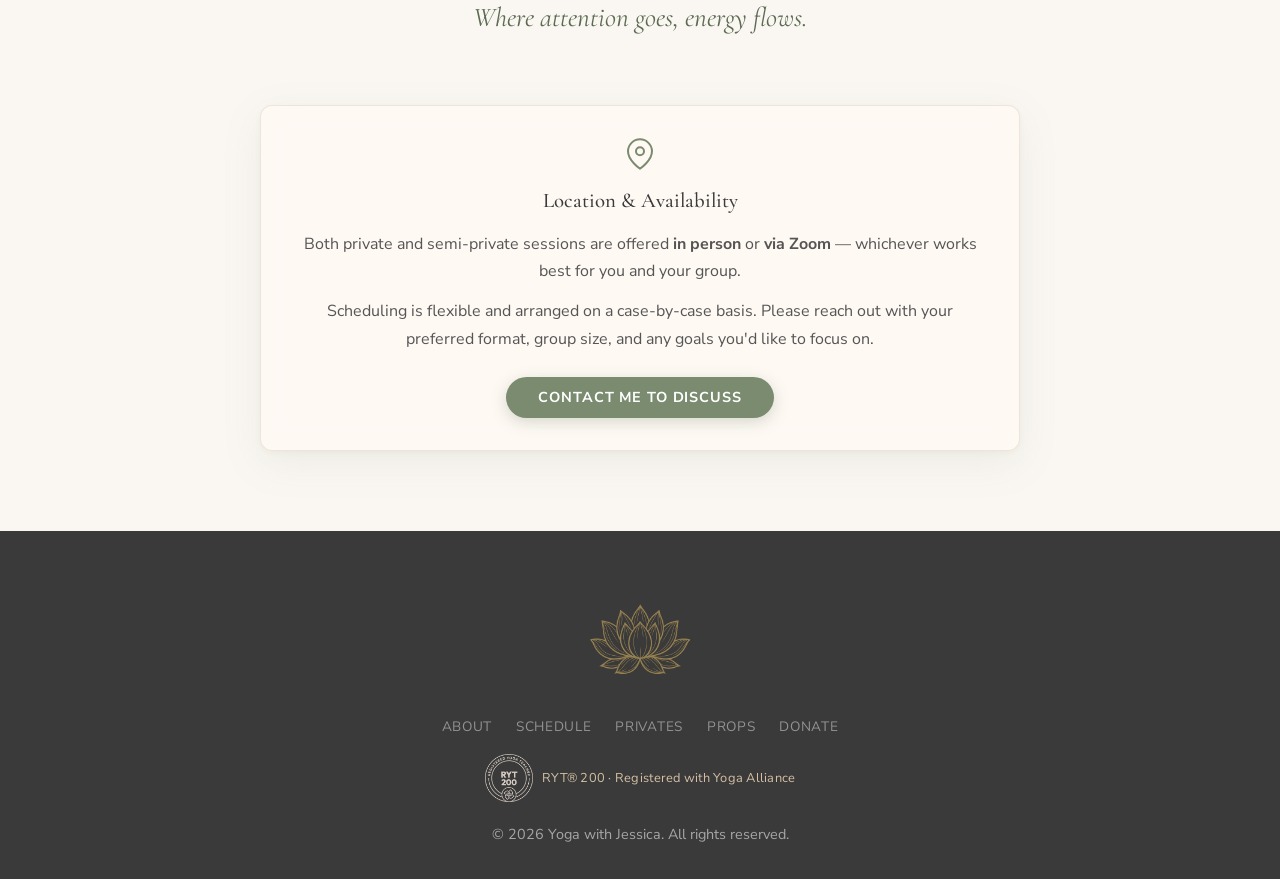
<file: privates.html>
<!DOCTYPE html>
<html lang="en">
<head>
  <!-- Google tag (gtag.js) -->
  <script async src="https://www.googletagmanager.com/gtag/js?id=G-NVBH3J0L7M"></script>
  <script>
    window.dataLayer = window.dataLayer || [];
    function gtag(){dataLayer.push(arguments);}
    gtag('js', new Date());
    gtag('config', 'G-NVBH3J0L7M');
  </script>
  <meta charset="UTF-8" />
  <meta name="viewport" content="width=device-width, initial-scale=1.0" />
  <meta name="description" content="Personalized yoga instruction tailored to your practice and goals." />
  <meta property="og:type" content="website" />
  <meta property="og:url" content="https://yogawithjessica.com/privates.html" />
  <meta property="og:title" content="Private &amp; Semi-Private Sessions | Yoga with Jessica" />
  <meta property="og:description" content="Personalized yoga instruction tailored to your practice and goals." />
  <meta property="og:image" content="https://yogawithjessica.com/og-image.jpg" />
  <meta property="og:image:width" content="1200" />
  <meta property="og:image:height" content="630" />
  <meta name="twitter:card" content="summary_large_image" />
  <meta name="twitter:title" content="Private &amp; Semi-Private Sessions | Yoga with Jessica" />
  <meta name="twitter:description" content="Personalized yoga instruction tailored to your practice and goals." />
  <meta name="twitter:image" content="https://yogawithjessica.com/og-image.jpg" />
  <title>Private &amp; Semi-Private Instruction | Yoga with Jessica</title>
  <link rel="icon" type="image/png" href="lotus.png" />
  <link rel="preconnect" href="https://fonts.googleapis.com" />
  <link href="https://fonts.googleapis.com/css2?family=Allura&family=Cormorant+Garamond:ital,wght@0,400;0,500;0,600;1,400&family=Nunito+Sans:wght@400;600;700&display=swap" rel="stylesheet" />
  <link rel="stylesheet" href="styles.css" />
  <link rel="stylesheet" href="preview-styles.css" />
</head>
<body>

  <!-- Faded pink lotus background (preview) -->
  <div class="bg-pink-lotus" aria-hidden="true"></div>

  <!-- Navigation -->
  <nav class="nav">
    <div class="container">
      <a href="index.html" class="nav__logo">
        <img src="lotus.png" alt="" class="nav__logo-img" />
        Yoga with Jessica
      </a>
      <button class="nav__toggle" aria-label="Toggle menu">
        <span></span><span></span><span></span>
      </button>
      <ul class="nav__links">
        <li><a href="index.html">Home</a></li>
        <li><a href="about.html">About Me</a></li>
        <li><a href="schedule.html">Class Schedule</a></li>
        <li><a href="privates.html" class="active">Private Sessions</a></li>
        <li><a href="props.html">Props</a></li>
        <li><a href="donations.html">Donations</a></li>
      </ul>
    </div>
  </nav>

  <!-- Page header -->
  <header class="page-header">
    <!-- Flowing water + mandala background -->
    <div class="bg-art">
      <svg viewBox="0 0 1440 300" preserveAspectRatio="xMidYMid slice" style="width:100%;height:100%;top:0;left:0;">
        <path d="M0,100 C360,60 720,140 1080,80 C1260,55 1380,85 1440,70" stroke="#7a8b6f" stroke-width="3" fill="none" opacity=".4"/>
        <path d="M0,150 C300,110 600,190 900,130 C1200,85 1350,135 1440,115" stroke="#c4a882" stroke-width="2" fill="none" opacity=".35"/>
        <path d="M0,120 C400,80 800,160 1200,100 L1440,90 L1440,300 L0,300 Z" fill="#7a8b6f" opacity=".12"/>
      </svg>
      <!-- Mandala, center-right -->
      <svg viewBox="0 0 500 500" style="width:380px;height:380px;top:-40px;right:-80px;opacity:.25;">
        <circle cx="250" cy="250" r="230" stroke="#7a8b6f" stroke-width="2.5" fill="none"/>
        <circle cx="250" cy="250" r="170" stroke="#7a8b6f" stroke-width="1.5" fill="none"/>
        <circle cx="250" cy="250" r="110" stroke="#7a8b6f" stroke-width="1.5" fill="none"/>
        <g stroke="#7a8b6f" stroke-width="1.5" fill="none">
          <ellipse cx="250" cy="250" rx="25" ry="230" transform="rotate(0 250 250)"/>
          <ellipse cx="250" cy="250" rx="25" ry="230" transform="rotate(45 250 250)"/>
          <ellipse cx="250" cy="250" rx="25" ry="230" transform="rotate(90 250 250)"/>
          <ellipse cx="250" cy="250" rx="25" ry="230" transform="rotate(135 250 250)"/>
        </g>
      </svg>
    </div>
    <div class="container">
      <h1>Private &amp; Semi-Private Instruction</h1>
      <div class="page-header__ornament">
        <svg viewBox="0 0 24 24" fill="none"><g transform="rotate(180 12 12)"><path d="M12 2c-.6 2.4-2.4 4.2-2.4 7.2s1.8 4.8 2.4 7.2c.6-2.4 2.4-4.2 2.4-7.2S12.6 4.4 12 2z" fill="#c4a882"/></g></svg>
      </div>
      <p>One-on-one or small-group sessions, tailored entirely to you</p>
    </div>
  </header>

  <!-- Content -->
  <section class="section">
    <!-- Water + lotus background -->
    <div class="bg-art">
      <svg viewBox="0 0 1440 800" preserveAspectRatio="xMidYMid slice" style="width:100%;height:100%;top:0;left:0;">
        <path d="M-50,200 C200,150 450,280 700,200 S1000,120 1250,200 S1420,260 1500,220" stroke="#7a8b6f" stroke-width="2.5" fill="none" opacity=".3"/>
        <path d="M-50,250 C250,210 500,330 750,250 S1050,170 1300,250 S1450,310 1500,280" stroke="#c4a882" stroke-width="1.5" fill="none" opacity=".3"/>
        <path d="M-50,230 C200,190 450,310 700,230 L1500,210 L1500,800 L-50,800 Z" fill="#7a8b6f" opacity=".1"/>
        <!-- Lotus bottom-left -->
        <image href="lotus.png" x="50" y="470" width="200" height="200" opacity=".5"/>
      </svg>
    </div>
    <div class="container" style="max-width:760px;">
      <div class="card privates-card">
        <h2 style="margin-bottom:1rem;">Personalized Yoga, Just for You</h2>
        <p style="color:#555;margin-bottom:1.2rem;">
          Private sessions offer something a group class simply cannot: my complete attention on your body, your alignment, and your goals. Whether you're recovering from an injury, working through a specific limitation, preparing for a milestone, or simply wanting to deepen your understanding of the practice, private instruction allows us to move at your pace and address exactly what you need.
        </p>
        <p style="color:#555;margin-bottom:1.2rem;">
          Each session is built around you. We'll work together to identify areas of strength and areas that need attention, then develop a practice that supports your body and evolves as you progress. Props, modifications, and sequencing are all customized to serve your individual practice.
        </p>
        <p style="color:#555;margin-bottom:1.2rem;">
          Private instruction is ideal for students at any level &mdash; from complete beginners who want a strong foundation to experienced practitioners looking to refine specific postures or overcome plateaus.
        </p>
        <p style="color:#555;">
          Private sessions are also well suited for those who may not be able to attend group classes or find certain poses taught in a group setting difficult to perform. In a private setting, I'm able to offer more hands-on support, and we use a wider range of props to help you access poses safely and comfortably.
        </p>
      </div>

      <div class="card privates-card" style="margin-top:1.5rem;">
        <h2 style="margin-bottom:1rem;">Practice with a Friend &mdash; Semi-Private Sessions</h2>
        <p style="color:#555;margin-bottom:1.2rem;">
          Prefer to share your practice? <strong>Semi-private sessions</strong> are designed for small groups of <strong>two or three</strong> &mdash; a partner, family members, or a few close friends who want to practice together with personalized guidance.
        </p>
        <p style="color:#555;margin-bottom:1.2rem;">
          You'll still receive close attention to alignment, individualized modifications, and a sequence built around your group's needs &mdash; with the added warmth and motivation of practicing alongside people you know. It's also a wonderful way to make private instruction more accessible by sharing the session.
        </p>
        <p style="color:#555;">
          Semi-private sessions work best when participants share similar goals or experience levels, so we can move together at a comfortable pace.
        </p>
      </div>

      <!-- Pullquote -->
      <p class="pullquote">Where attention goes, energy flows.</p>

      <div class="card contact-card" style="margin-top:1rem;text-align:center;">
        <svg viewBox="0 0 24 24" width="32" height="32" fill="none" stroke="#7a8b6f" stroke-width="1.5" style="display:block;margin:0 auto .8rem;">
          <path d="M21 10c0 7-9 13-9 13s-9-6-9-13a9 9 0 0118 0z"/><circle cx="12" cy="10" r="3"/>
        </svg>
        <h3>Location &amp; Availability</h3>
        <p style="color:#555;margin-top:.8rem;">
          Both private and semi-private sessions are offered <strong>in person</strong> or <strong>via Zoom</strong> &mdash; whichever works best for you and your group.
        </p>
        <p style="color:#555;margin-top:.8rem;">
          Scheduling is flexible and arranged on a case-by-case basis. Please reach out with your preferred format, group size, and any goals you'd like to focus on.
        </p>
        <div style="margin-top:1.5rem;">
          <a href="mailto:liu.jessica.x@gmail.com" class="btn btn--primary">Contact Me to Discuss</a>
        </div>
      </div>
    </div>
  </section>

  <!-- Footer -->
  <footer class="footer">
    <div class="container">
      <img class="footer__lotus" src="lotus.png" alt="" />
      <div class="footer__links">
        <a href="about.html">About</a>
        <a href="schedule.html">Schedule</a>
        <a href="privates.html">Privates</a>
        <a href="props.html">Props</a>
        <a href="donations.html">Donate</a>
      </div>
      <a class="footer__cert" href="https://app.yogaalliance.org/teacherpublicprofile?id=0033g0000056z5HAAQ" target="_blank" rel="noopener">
        <img src="ryt200-cream.png" alt="Yoga Alliance RYT 200 certified" class="footer__cert-badge" />
        <span>RYT&reg; 200 &middot; Registered with Yoga Alliance</span>
      </a>
      <p>&copy; 2026 Yoga with Jessica. All rights reserved.</p>
    </div>
  </footer>

  <script>
    const toggle = document.querySelector('.nav__toggle');
    const links  = document.querySelector('.nav__links');
    toggle.addEventListener('click', () => links.classList.toggle('open'));
    links.querySelectorAll('a').forEach(a => a.addEventListener('click', () => links.classList.remove('open')));
  </script>
</body>
</html>
</file>
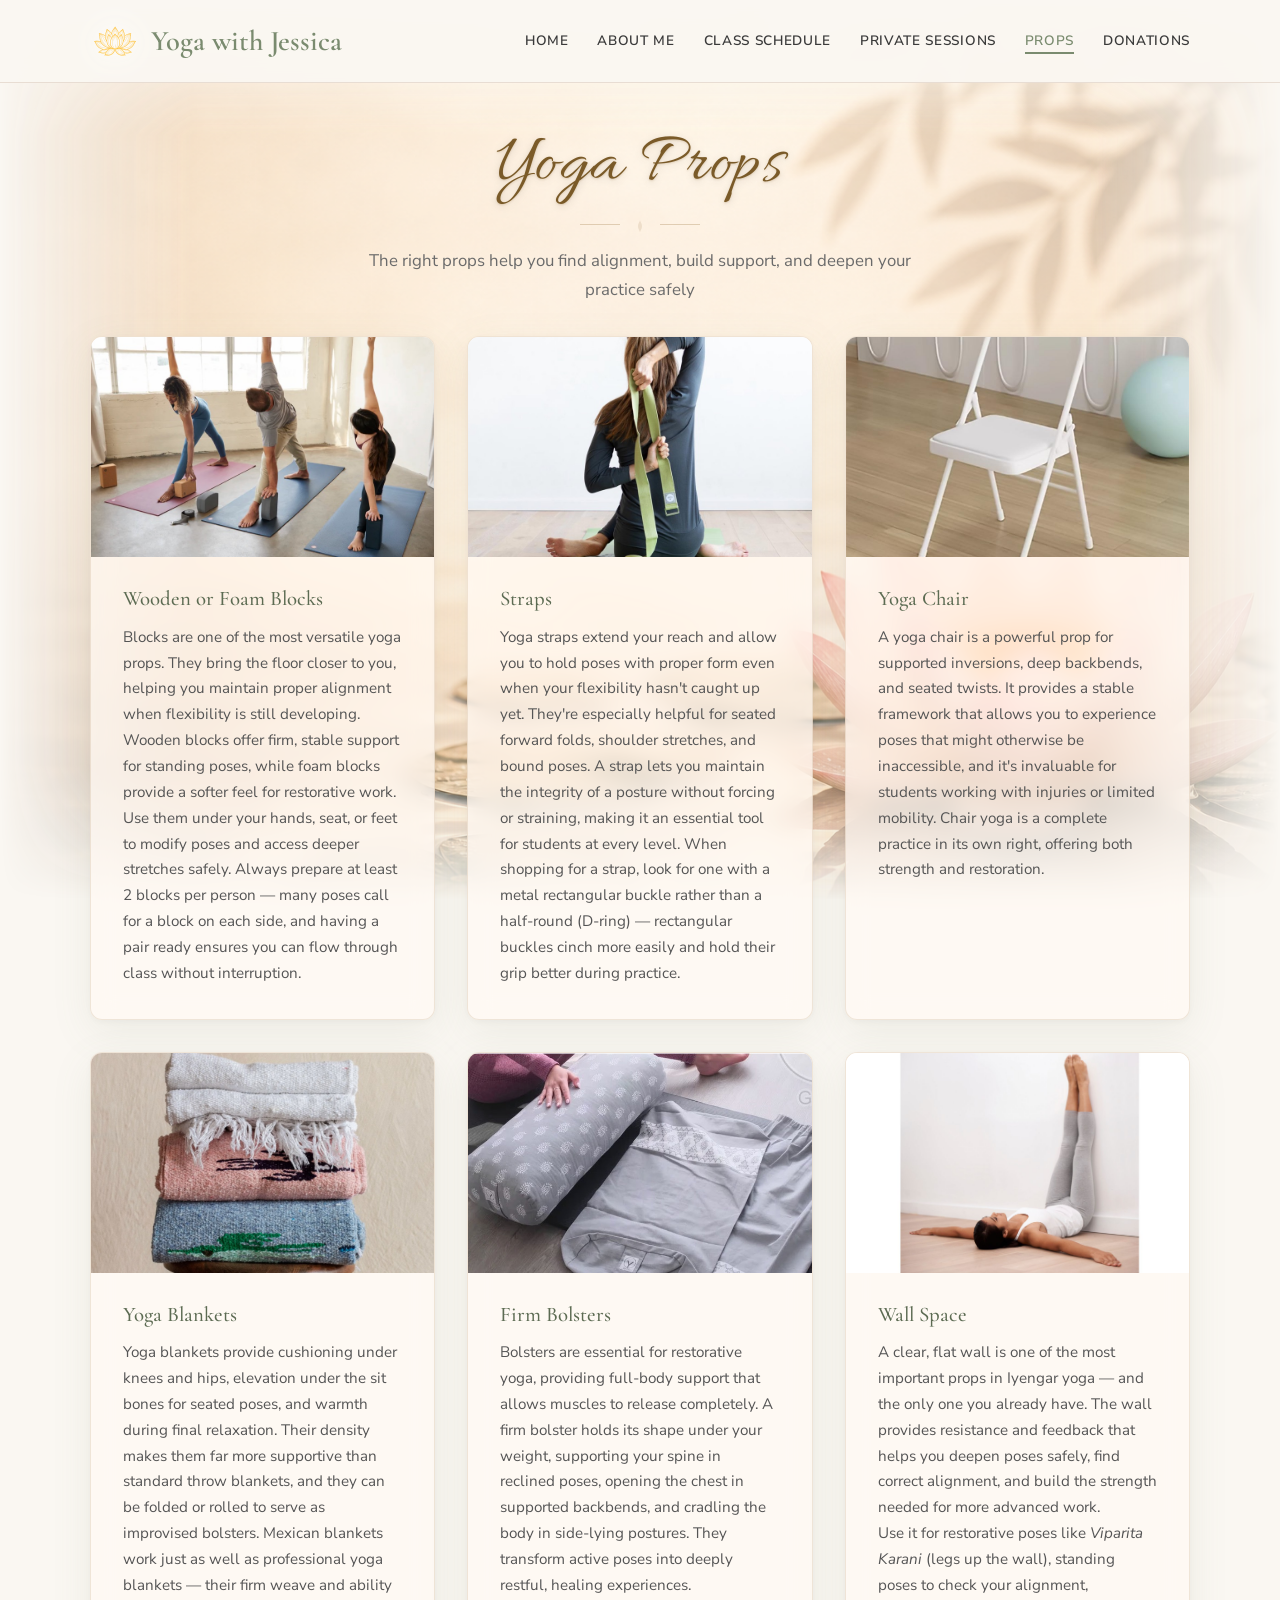
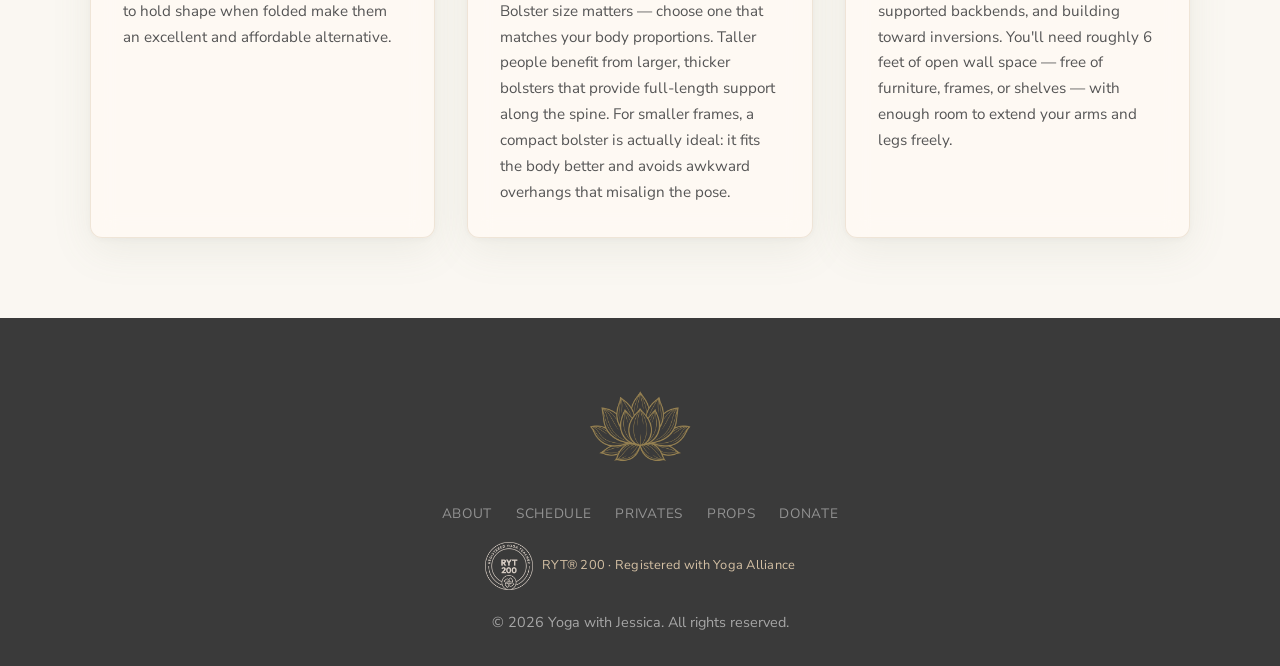
<file: props.html>
<!DOCTYPE html>
<html lang="en">
<head>
  <!-- Google tag (gtag.js) -->
  <script async src="https://www.googletagmanager.com/gtag/js?id=G-NVBH3J0L7M"></script>
  <script>
    window.dataLayer = window.dataLayer || [];
    function gtag(){dataLayer.push(arguments);}
    gtag('js', new Date());
    gtag('config', 'G-NVBH3J0L7M');
  </script>
  <meta charset="UTF-8" />
  <meta name="viewport" content="width=device-width, initial-scale=1.0" />
  <meta name="description" content="A guide to the props used in class — bolsters, blocks, blankets, straps, and more." />
  <meta property="og:type" content="website" />
  <meta property="og:url" content="https://yogawithjessica.com/props.html" />
  <meta property="og:title" content="Yoga Props Guide | Yoga with Jessica" />
  <meta property="og:description" content="A guide to the props used in class — bolsters, blocks, blankets, straps, and more." />
  <meta property="og:image" content="https://yogawithjessica.com/og-image.jpg" />
  <meta property="og:image:width" content="1200" />
  <meta property="og:image:height" content="630" />
  <meta name="twitter:card" content="summary_large_image" />
  <meta name="twitter:title" content="Yoga Props Guide | Yoga with Jessica" />
  <meta name="twitter:description" content="A guide to the props used in class — bolsters, blocks, blankets, straps, and more." />
  <meta name="twitter:image" content="https://yogawithjessica.com/og-image.jpg" />
  <title>Props | Yoga with Jessica</title>
  <link rel="icon" type="image/png" href="lotus.png" />
  <link rel="preconnect" href="https://fonts.googleapis.com" />
  <link href="https://fonts.googleapis.com/css2?family=Allura&family=Cormorant+Garamond:ital,wght@0,400;0,500;0,600;1,400&family=Nunito+Sans:wght@400;600;700&display=swap" rel="stylesheet" />
  <link rel="stylesheet" href="styles.css" />
  <link rel="stylesheet" href="preview-styles.css" />
</head>
<body>

  <!-- Faded pink lotus background (preview) -->
  <div class="bg-pink-lotus" aria-hidden="true"></div>

  <!-- Navigation -->
  <nav class="nav">
    <div class="container">
      <a href="index.html" class="nav__logo">
        <img src="lotus.png" alt="" class="nav__logo-img" />
        Yoga with Jessica
      </a>
      <button class="nav__toggle" aria-label="Toggle menu">
        <span></span><span></span><span></span>
      </button>
      <ul class="nav__links">
        <li><a href="index.html">Home</a></li>
        <li><a href="about.html">About Me</a></li>
        <li><a href="schedule.html">Class Schedule</a></li>
        <li><a href="privates.html">Private Sessions</a></li>
        <li><a href="props.html" class="active">Props</a></li>
        <li><a href="donations.html">Donations</a></li>
      </ul>
    </div>
  </nav>

  <!-- Page header -->
  <header class="page-header">
    <!-- Full-page water + mandala background -->
    <div class="bg-art">
      <svg viewBox="0 0 1440 300" preserveAspectRatio="xMidYMid slice" style="width:100%;height:100%;top:0;left:0;">
        <path d="M0,80 C360,40 720,130 1080,70 C1260,50 1380,80 1440,60" stroke="#7a8b6f" stroke-width="3" fill="none" opacity=".4"/>
        <path d="M0,130 C300,90 600,170 900,110 C1200,70 1350,120 1440,100" stroke="#c4a882" stroke-width="2" fill="none" opacity=".35"/>
        <path d="M0,100 C400,60 800,150 1200,90 L1440,80 L1440,300 L0,300 Z" fill="#7a8b6f" opacity=".12"/>
      </svg>
      <!-- Mandala right -->
      <svg viewBox="0 0 500 500" style="width:400px;height:400px;top:-50px;right:-100px;opacity:.25;">
        <circle cx="250" cy="250" r="230" stroke="#7a8b6f" stroke-width="2.5" fill="none"/>
        <circle cx="250" cy="250" r="170" stroke="#7a8b6f" stroke-width="1.5" fill="none"/>
        <circle cx="250" cy="250" r="110" stroke="#7a8b6f" stroke-width="1.5" fill="none"/>
        <g stroke="#7a8b6f" stroke-width="1.5" fill="none">
          <ellipse cx="250" cy="250" rx="30" ry="230" transform="rotate(0 250 250)"/>
          <ellipse cx="250" cy="250" rx="30" ry="230" transform="rotate(36 250 250)"/>
          <ellipse cx="250" cy="250" rx="30" ry="230" transform="rotate(72 250 250)"/>
          <ellipse cx="250" cy="250" rx="30" ry="230" transform="rotate(108 250 250)"/>
          <ellipse cx="250" cy="250" rx="30" ry="230" transform="rotate(144 250 250)"/>
        </g>
      </svg>
    </div>
    <div class="container">
      <h1>Yoga Props</h1>
      <div class="page-header__ornament">
        <svg viewBox="0 0 24 24" fill="none"><g transform="rotate(180 12 12)"><path d="M12 2c-.6 2.4-2.4 4.2-2.4 7.2s1.8 4.8 2.4 7.2c.6-2.4 2.4-4.2 2.4-7.2S12.6 4.4 12 2z" fill="#c4a882"/></g></svg>
      </div>
      <p>The right props help you find alignment, build support, and deepen your practice safely</p>
    </div>
  </header>

  <!-- Props list -->
  <section class="section">
    <!-- Background water flow -->
    <div class="bg-art">
      <svg viewBox="0 0 1440 1200" preserveAspectRatio="xMidYMid slice" style="width:100%;height:100%;top:0;left:0;">
        <path d="M-50,300 C200,250 450,380 700,300 S1000,200 1250,280 S1420,350 1500,310" stroke="#7a8b6f" stroke-width="2.5" fill="none" opacity=".3"/>
        <path d="M-50,350 C250,310 500,430 750,350 S1050,260 1300,340 S1450,400 1500,370" stroke="#c4a882" stroke-width="1.5" fill="none" opacity=".3"/>
        <path d="M-50,320 C200,280 450,400 700,320 L1500,300 L1500,1200 L-50,1200 Z" fill="#7a8b6f" opacity=".1"/>
        <!-- Large lotus background center -->
        <image href="lotus.png" x="570" y="450" width="300" height="300" opacity=".5"/>
      </svg>
    </div>
    <div class="container">
      <div class="props-grid">

        <!-- Blocks -->
        <div class="card prop-card">
          <img src="blocks.jpg" alt="Yoga blocks" loading="lazy" />
          <div class="prop-card__body">
            <h3>Wooden or Foam Blocks</h3>
            <p>Blocks are one of the most versatile yoga props. They bring the floor closer to you, helping you maintain proper alignment when flexibility is still developing. Wooden blocks offer firm, stable support for standing poses, while foam blocks provide a softer feel for restorative work. Use them under your hands, seat, or feet to modify poses and access deeper stretches safely. Always prepare at least 2 blocks per person &mdash; many poses call for a block on each side, and having a pair ready ensures you can flow through class without interruption.</p>
          </div>
        </div>

        <!-- Straps -->
        <div class="card prop-card">
          <img src="straps.jpg" alt="Yoga straps" loading="lazy" />
          <div class="prop-card__body">
            <h3>Straps</h3>
            <p>Yoga straps extend your reach and allow you to hold poses with proper form even when your flexibility hasn't caught up yet. They're especially helpful for seated forward folds, shoulder stretches, and bound poses. A strap lets you maintain the integrity of a posture without forcing or straining, making it an essential tool for students at every level. When shopping for a strap, look for one with a metal rectangular buckle rather than a half-round (D-ring) &mdash; rectangular buckles cinch more easily and hold their grip better during practice.</p>
          </div>
        </div>

        <!-- Yoga Chair -->
        <div class="card prop-card">
          <img src="Iyengar%20Yoga%20Chair.jpg" alt="Iyengar Yoga Chair" loading="lazy" />
          <div class="prop-card__body">
            <h3>Yoga Chair</h3>
            <p>A yoga chair is a powerful prop for supported inversions, deep backbends, and seated twists. It provides a stable framework that allows you to experience poses that might otherwise be inaccessible, and it's invaluable for students working with injuries or limited mobility. Chair yoga is a complete practice in its own right, offering both strength and restoration.</p>
          </div>
        </div>

        <!-- Mexican Blanket -->
        <div class="card prop-card">
          <img src="yogablankets.jpg" alt="Yoga blankets" loading="lazy" />
          <div class="prop-card__body">
            <h3>Yoga Blankets</h3>
            <p>Yoga blankets provide cushioning under knees and hips, elevation under the sit bones for seated poses, and warmth during final relaxation. Their density makes them far more supportive than standard throw blankets, and they can be folded or rolled to serve as improvised bolsters. Mexican blankets work just as well as professional yoga blankets &mdash; their firm weave and ability to hold shape when folded make them an excellent and affordable alternative.</p>
          </div>
        </div>

        <!-- Firm Bolsters -->
        <div class="card prop-card">
          <img src="bolsters.jpg" alt="Yoga bolsters" loading="lazy" />
          <div class="prop-card__body">
            <h3>Firm Bolsters</h3>
            <p>Bolsters are essential for restorative yoga, providing full-body support that allows muscles to release completely. A firm bolster holds its shape under your weight, supporting your spine in reclined poses, opening the chest in supported backbends, and cradling the body in side-lying postures. They transform active poses into deeply restful, healing experiences.</p>
            <p>Bolster size matters — choose one that matches your body proportions. Taller people benefit from larger, thicker bolsters that provide full-length support along the spine. For smaller frames, a compact bolster is actually ideal: it fits the body better and avoids awkward overhangs that misalign the pose.</p>
          </div>
        </div>

        <!-- Wall Space -->
        <div class="card prop-card">
          <img src="wallpic.jpg" alt="Clear wall space for yoga" loading="lazy" />
          <div class="prop-card__body">
            <h3>Wall Space</h3>
            <p>A clear, flat wall is one of the most important props in Iyengar yoga — and the only one you already have. The wall provides resistance and feedback that helps you deepen poses safely, find correct alignment, and build the strength needed for more advanced work.</p>
            <p>Use it for restorative poses like <em>Viparita Karani</em> (legs up the wall), standing poses to check your alignment, supported backbends, and building toward inversions. You'll need roughly 6 feet of open wall space — free of furniture, frames, or shelves — with enough room to extend your arms and legs freely.</p>
          </div>
        </div>

      </div>
    </div>
  </section>

  <!-- Footer -->
  <footer class="footer">
    <div class="container">
      <img class="footer__lotus" src="lotus.png" alt="" />
      <div class="footer__links">
        <a href="about.html">About</a>
        <a href="schedule.html">Schedule</a>
        <a href="privates.html">Privates</a>
        <a href="props.html">Props</a>
        <a href="donations.html">Donate</a>
      </div>
      <a class="footer__cert" href="https://app.yogaalliance.org/teacherpublicprofile?id=0033g0000056z5HAAQ" target="_blank" rel="noopener">
        <img src="ryt200-cream.png" alt="Yoga Alliance RYT 200 certified" class="footer__cert-badge" />
        <span>RYT&reg; 200 &middot; Registered with Yoga Alliance</span>
      </a>
      <p>&copy; 2026 Yoga with Jessica. All rights reserved.</p>
    </div>
  </footer>

  <script>
    const toggle = document.querySelector('.nav__toggle');
    const links  = document.querySelector('.nav__links');
    toggle.addEventListener('click', () => links.classList.toggle('open'));
    links.querySelectorAll('a').forEach(a => a.addEventListener('click', () => links.classList.remove('open')));
  </script>
</body>
</html>
</file>
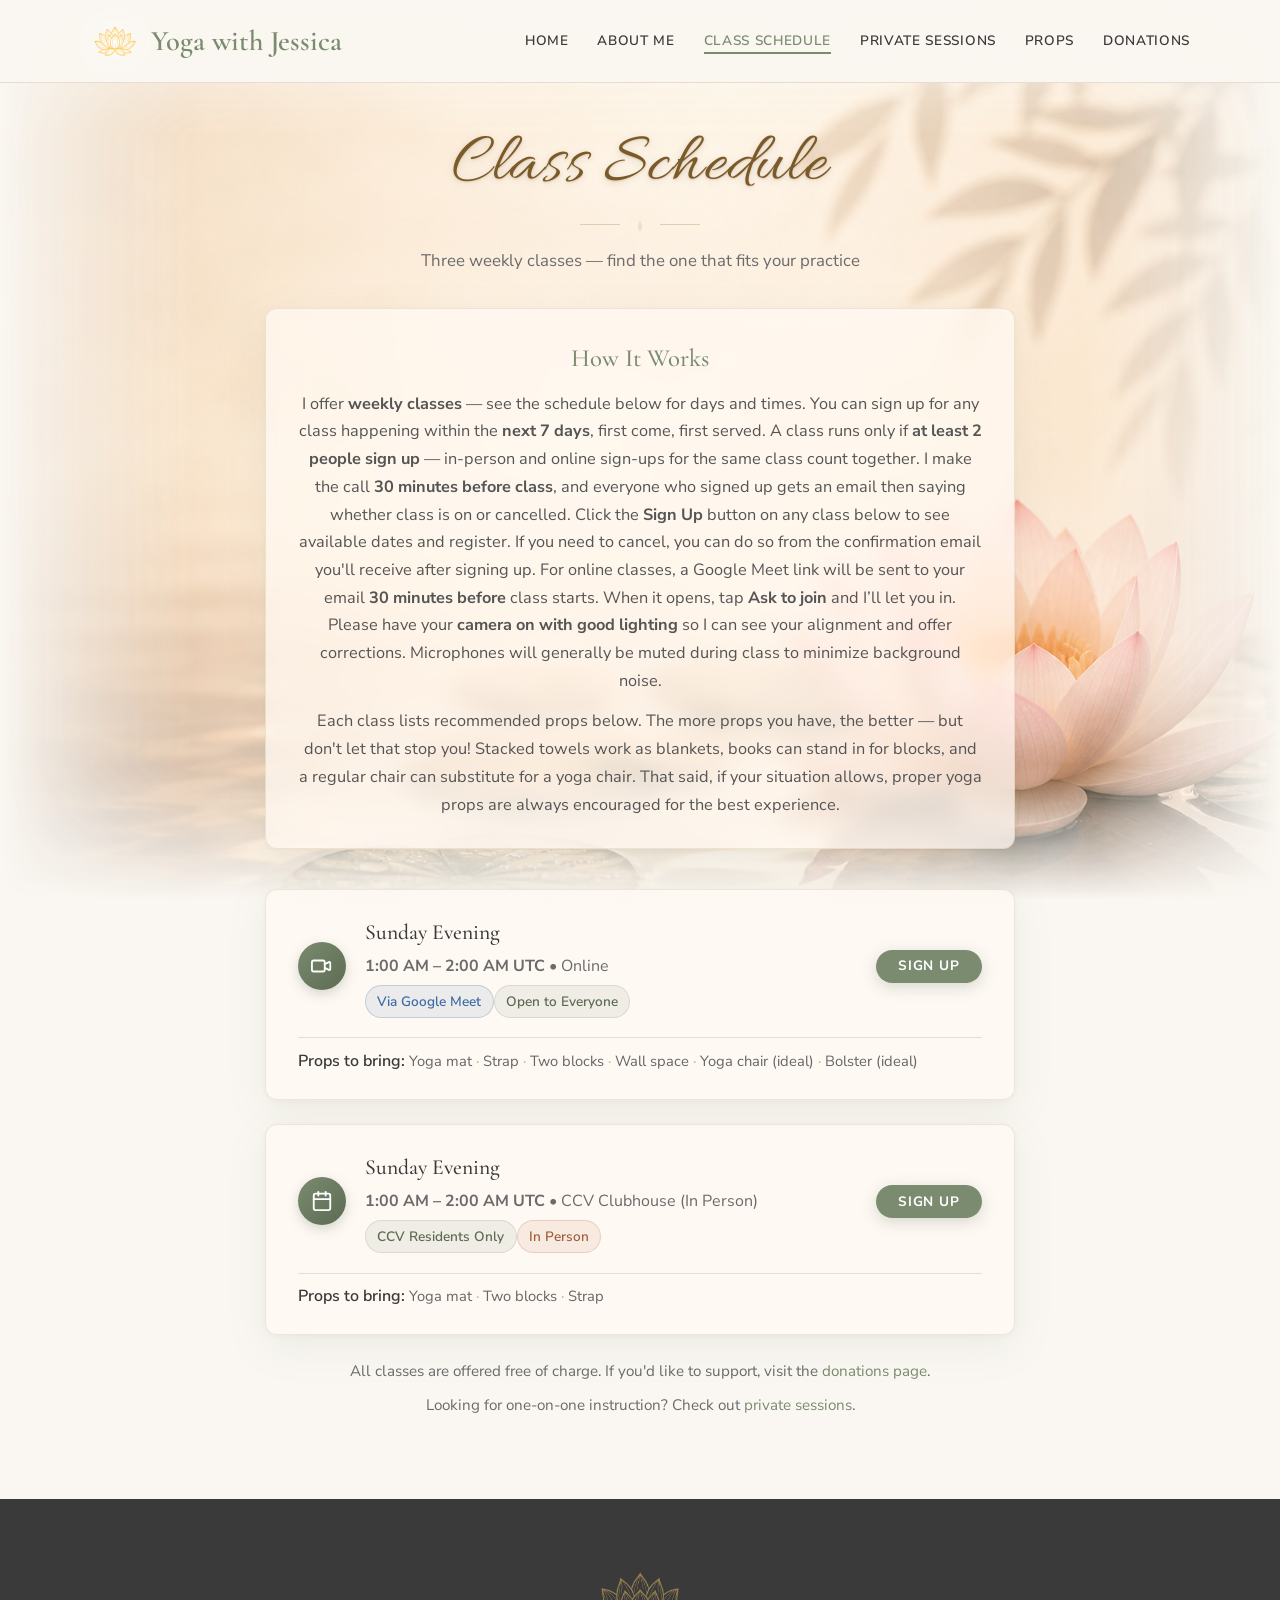
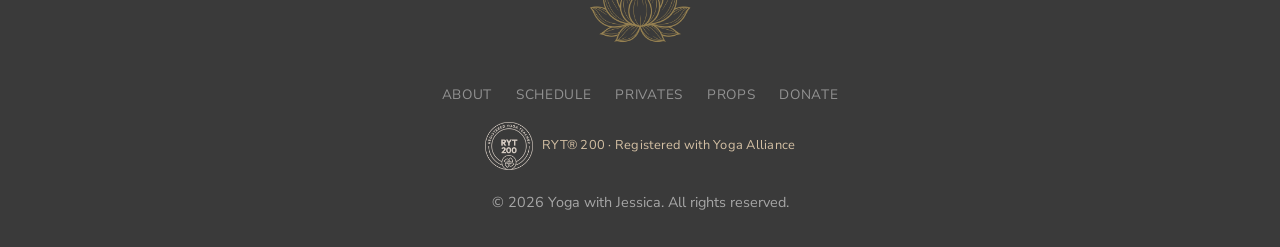
<file: schedule.html>
<!DOCTYPE html>
<html lang="en">
<head>
  <!-- Google tag (gtag.js) -->
  <script async src="https://www.googletagmanager.com/gtag/js?id=G-NVBH3J0L7M"></script>
  <script>
    window.dataLayer = window.dataLayer || [];
    function gtag(){dataLayer.push(arguments);}
    gtag('js', new Date());
    gtag('config', 'G-NVBH3J0L7M');
  </script>
  <meta charset="UTF-8" />
  <meta name="viewport" content="width=device-width, initial-scale=1.0" />
  <meta name="description" content="View Jessica's upcoming yoga class schedule. All levels welcome." />
  <meta property="og:type" content="website" />
  <meta property="og:url" content="https://yogawithjessica.com/schedule.html" />
  <meta property="og:title" content="Class Schedule | Yoga with Jessica" />
  <meta property="og:description" content="View Jessica's upcoming yoga class schedule. All levels welcome." />
  <meta property="og:image" content="https://yogawithjessica.com/og-image.jpg" />
  <meta property="og:image:width" content="1200" />
  <meta property="og:image:height" content="630" />
  <meta name="twitter:card" content="summary_large_image" />
  <meta name="twitter:title" content="Class Schedule | Yoga with Jessica" />
  <meta name="twitter:description" content="View Jessica's upcoming yoga class schedule. All levels welcome." />
  <meta name="twitter:image" content="https://yogawithjessica.com/og-image.jpg" />
  <title>Class Schedule | Yoga with Jessica</title>
  <link rel="icon" type="image/png" href="lotus.png" />
  <link rel="preconnect" href="https://fonts.googleapis.com" />
  <link href="https://fonts.googleapis.com/css2?family=Allura&family=Cormorant+Garamond:ital,wght@0,400;0,500;0,600;1,400&family=Nunito+Sans:wght@400;600;700&display=swap" rel="stylesheet" />
  <link rel="stylesheet" href="styles.css" />
  <link rel="stylesheet" href="preview-styles.css" />
  <style>
    /* A single cancelled date on an otherwise-recurring class */
    .schedule-card__cancelled {
      margin-top: .5rem;
      font-family: var(--font-body);
      font-size: .82rem; font-weight: 700;
      color: #a0603e;
      background: rgba(196,120,90,.1);
      border-left: 3px solid rgba(196,120,90,.5);
      padding: .4rem .6rem; border-radius: 4px;
    }
    .btn--disabled {
      background: #ccc !important; border-color: #ccc !important;
      color: #fff !important; cursor: not-allowed;
      pointer-events: none; box-shadow: none;
    }
  </style>
</head>
<body>

  <!-- Faded pink lotus background (preview) -->
  <div class="bg-pink-lotus" aria-hidden="true"></div>

  <!-- Navigation -->
  <nav class="nav">
    <div class="container">
      <a href="index.html" class="nav__logo">
        <img src="lotus.png" alt="" class="nav__logo-img" />
        Yoga with Jessica
      </a>
      <button class="nav__toggle" aria-label="Toggle menu">
        <span></span><span></span><span></span>
      </button>
      <ul class="nav__links">
        <li><a href="index.html">Home</a></li>
        <li><a href="about.html">About Me</a></li>
        <li><a href="schedule.html" class="active">Class Schedule</a></li>
        <li><a href="privates.html">Private Sessions</a></li>
        <li><a href="props.html">Props</a></li>
        <li><a href="donations.html">Donations</a></li>
      </ul>
    </div>
  </nav>

  <!-- Page header -->
  <header class="page-header">
    <div class="bg-art">
      <svg viewBox="0 0 1440 300" preserveAspectRatio="xMidYMid slice" style="width:100%;height:100%;top:0;left:0;">
        <path d="M0,100 C360,60 720,140 1080,80 C1260,60 1380,90 1440,70" stroke="#7a8b6f" stroke-width="3" fill="none" opacity=".4"/>
        <path d="M0,140 C300,100 600,180 900,120 C1200,80 1350,130 1440,110" stroke="#7a8b6f" stroke-width="2.5" fill="none" opacity=".35"/>
        <path d="M0,180 C280,150 560,210 840,160 C1120,120 1320,170 1440,150" stroke="#c4a882" stroke-width="1.5" fill="none" opacity=".35"/>
        <path d="M0,120 C400,80 800,160 1200,100 L1440,90 L1440,300 L0,300 Z" fill="#7a8b6f" opacity=".12"/>
      </svg>
      <img src="lotus.png" alt="" style="width:300px;height:300px;bottom:-80px;left:-60px;opacity:.45;" />
    </div>
    <div class="container">
      <h1>Class Schedule</h1>
      <div class="page-header__ornament">
        <svg viewBox="0 0 24 24" fill="none"><g transform="rotate(180 12 12)"><path d="M12 2c-.6 2.4-2.4 4.2-2.4 7.2s1.8 4.8 2.4 7.2c.6-2.4 2.4-4.2 2.4-7.2S12.6 4.4 12 2z" fill="#c4a882"/></g></svg>
      </div>
      <p>Three weekly classes &mdash; find the one that fits your practice</p>
    </div>
  </header>

  <!-- Schedule -->
  <section class="section">
    <div class="bg-art">
      <svg viewBox="0 0 1440 600" preserveAspectRatio="xMidYMid slice" style="width:100%;height:100%;top:0;left:0;">
        <path d="M-50,150 C200,100 450,250 700,170 S1000,80 1250,160 S1420,220 1500,180" stroke="#7a8b6f" stroke-width="2.5" fill="none" opacity=".3"/>
        <path d="M-50,200 C250,160 500,290 750,210 S1050,130 1300,210 S1450,260 1500,230" stroke="#c4a882" stroke-width="1.5" fill="none" opacity=".3"/>
        <path d="M-50,170 C200,130 450,260 700,180 S1050,100 1300,180 L1500,170 L1500,600 L-50,600 Z" fill="#7a8b6f" opacity=".1"/>
        <circle cx="700" cy="300" r="60" stroke="#7a8b6f" stroke-width="1.5" fill="none" opacity=".3"/>
        <circle cx="700" cy="300" r="100" stroke="#7a8b6f" stroke-width="1.2" fill="none" opacity=".24"/>
        <circle cx="700" cy="300" r="140" stroke="#7a8b6f" stroke-width="1" fill="none" opacity=".2"/>
      </svg>
    </div>
    <div class="container" style="max-width:750px;">

      <!-- How sign-up works -->
      <div class="card" style="text-align:center;padding:1.8rem 2rem;margin-bottom:2.5rem;border-left:4px solid var(--olive);background:rgba(122,139,111,.06);">
        <h3 style="font-family:var(--font-heading);font-size:1.55rem;margin-bottom:.7rem;color:var(--olive);">How It Works</h3>
        <p style="color:#555;font-size:1.02rem;line-height:1.7;margin:0;">
          I offer <strong>weekly classes</strong> &mdash; see the schedule below for days and times.
          You can sign up for any class happening within the <strong>next 7 days</strong>, first come, first served.
          A class runs only if <strong>at least 2 people sign up</strong> &mdash; in-person and online sign-ups for the same class count together.
          I make the call <strong>30 minutes before class</strong>, and everyone who signed up gets an email then saying whether class is on or cancelled.
          Click the <strong>Sign Up</strong> button on any class below to see available dates and register.
          If you need to cancel, you can do so from the confirmation email you'll receive after signing up.
          For online classes, a Google Meet link will be sent to your email <strong>30 minutes before</strong> class starts. When it opens, tap <strong>Ask to join</strong> and I&rsquo;ll let you in.
          Please have your <strong>camera on with good lighting</strong> so I can see your alignment and offer corrections.
          Microphones will generally be muted during class to minimize background noise.
        </p>
        <p style="color:#555;font-size:1.02rem;line-height:1.7;margin:.8rem 0 0;">
          Each class lists recommended props below. The more props you have, the better &mdash; but don't let that stop you!
          Stacked towels work as blankets, books can stand in for blocks, and a regular chair can substitute for a yoga chair.
          That said, if your situation allows, proper yoga props are always encouraged for the best experience.
        </p>
      </div>

      <!-- Cards below are a no-JS fallback; schedule-data.js replaces them with
           the live schedule from the Sheet on load. -->
      <div class="schedule-grid" id="scheduleGrid">

        <!-- Sunday -->
        <div class="card schedule-card">
          <div class="schedule-card__icon">
            <svg viewBox="0 0 24 24" width="22" height="22" fill="none" stroke="currentColor" stroke-width="2" stroke-linecap="round"><path d="M15 10l4.553-2.276A1 1 0 0121 8.618v6.764a1 1 0 01-1.447.894L15 14"/><rect x="1" y="6" width="14" height="12" rx="2"/></svg>
          </div>
          <div class="schedule-card__details">
            <h3>Sunday Evening</h3>
            <p><strong class="class-time" data-pt-hour="17" data-pt-min="0" data-duration="60">5:00 PM &ndash; 6:00 PM PDT</strong> &bull; Online via Google Meet</p>
            <span class="schedule-card__tag schedule-card__tag--zoom">Via Google Meet</span>
            <span class="schedule-card__tag">Open to Everyone</span>
          </div>
          <div class="schedule-card__action">
            <a href="signup.html?class=sunday-online" class="btn btn--primary" style="font-size:.75rem;padding:.5rem 1.2rem;">Sign Up</a>
          </div>
          <div class="schedule-card__props">
            <span style="font-family:var(--font-body);font-weight:600;">Props to bring:</span>
            <ul><li>Yoga mat</li><li>Strap</li><li>Two blocks</li><li>Wall space</li><li>Yoga chair (ideal)</li><li>Bolster (ideal)</li></ul>
          </div>
        </div>

        <!-- Tuesday -->
        <div class="card schedule-card">
          <div class="schedule-card__icon">
            <svg viewBox="0 0 24 24" width="22" height="22" fill="none" stroke="currentColor" stroke-width="2" stroke-linecap="round"><rect x="3" y="4" width="18" height="18" rx="2"/><line x1="16" y1="2" x2="16" y2="6"/><line x1="8" y1="2" x2="8" y2="6"/><line x1="3" y1="10" x2="21" y2="10"/></svg>
          </div>
          <div class="schedule-card__details">
            <h3>Tuesday Evening</h3>
            <p><strong class="class-time" data-pt-hour="18" data-pt-min="0" data-duration="75">6:00 PM &ndash; 7:15 PM PDT</strong> &bull; CCV Clubhouse &mdash; In Person</p>
            <span class="schedule-card__tag schedule-card__tag--inperson">In Person</span>
            <span class="schedule-card__tag">CCV Residents Only</span>
          </div>
          <div class="schedule-card__action">
            <a href="signup.html?class=tuesday-ccv" class="btn btn--primary" style="font-size:.75rem;padding:.5rem 1.2rem;">Sign Up</a>
          </div>
          <div class="schedule-card__props">
            <span style="font-family:var(--font-body);font-weight:600;">Props to bring:</span>
            <ul><li>Yoga mat</li><li>Two blocks</li><li>Strap</li></ul>
          </div>
        </div>

        <!-- Wednesday -->
        <div class="card schedule-card">
          <div class="schedule-card__icon">
            <svg viewBox="0 0 24 24" width="22" height="22" fill="none" stroke="currentColor" stroke-width="2" stroke-linecap="round"><path d="M20.84 4.61a5.5 5.5 0 00-7.78 0L12 5.67l-1.06-1.06a5.5 5.5 0 00-7.78 7.78l1.06 1.06L12 21.23l7.78-7.78 1.06-1.06a5.5 5.5 0 000-7.78z"/></svg>
          </div>
          <div class="schedule-card__details">
            <h3>Wednesday Evening &mdash; Restorative Yoga</h3>
            <p><strong class="class-time" data-pt-hour="20" data-pt-min="0" data-duration="75">8:00 PM &ndash; 9:15 PM PDT</strong> &bull; Online via Google Meet</p>
            <span class="schedule-card__tag schedule-card__tag--zoom">Via Google Meet</span>
            <span class="schedule-card__tag">Restorative</span>
            <span class="schedule-card__tag">Open to Everyone</span>
          </div>
          <div class="schedule-card__action">
            <a href="signup.html?class=wednesday-restorative" class="btn btn--primary" style="font-size:.75rem;padding:.5rem 1.2rem;">Sign Up</a>
          </div>
          <div class="schedule-card__props">
            <span style="font-family:var(--font-body);font-weight:600;">Props to bring:</span>
            <ul><li>Yoga mat</li><li>Bolster</li><li>Two blocks</li><li>Two blankets</li><li>Strap</li><li>Wall space</li><li>Yoga chair (ideal)</li></ul>
          </div>
        </div>

      </div>

      <div class="text-center" style="margin-top:1.5rem;">
        <p style="color:#6b6b6b;font-size:.95rem;">All classes are offered free of charge. If you'd like to support, visit the <a href="donations.html">donations page</a>.</p>
        <p style="color:#6b6b6b;font-size:.95rem;margin-top:.5rem;">Looking for one-on-one instruction? Check out <a href="privates.html">private sessions</a>.</p>
      </div>
    </div>
  </section>

  <!-- Footer -->
  <footer class="footer">
    <div class="container">
      <img class="footer__lotus" src="lotus.png" alt="" />
      <div class="footer__links">
        <a href="about.html">About</a>
        <a href="schedule.html">Schedule</a>
        <a href="privates.html">Privates</a>
        <a href="props.html">Props</a>
        <a href="donations.html">Donate</a>
      </div>
      <a class="footer__cert" href="https://app.yogaalliance.org/teacherpublicprofile?id=0033g0000056z5HAAQ" target="_blank" rel="noopener">
        <img src="ryt200-cream.png" alt="Yoga Alliance RYT 200 certified" class="footer__cert-badge" />
        <span>RYT&reg; 200 &middot; Registered with Yoga Alliance</span>
      </a>
      <p>&copy; 2026 Yoga with Jessica. All rights reserved.</p>
    </div>
  </footer>

  <script src="schedule-data.js"></script>
  <script>
    const toggle = document.querySelector('.nav__toggle');
    const links  = document.querySelector('.nav__links');
    toggle.addEventListener('click', () => links.classList.toggle('open'));
    links.querySelectorAll('a').forEach(a => a.addEventListener('click', () => links.classList.remove('open')));

    // ========== SCHEDULE RENDER (from the Sheet via schedule-data.js) ==========
    const grid = document.getElementById('scheduleGrid');

    const ICON_VIDEO = '<svg viewBox="0 0 24 24" width="22" height="22" fill="none" stroke="currentColor" stroke-width="2" stroke-linecap="round"><path d="M15 10l4.553-2.276A1 1 0 0121 8.618v6.764a1 1 0 01-1.447.894L15 14"/><rect x="1" y="6" width="14" height="12" rx="2"/></svg>';
    const ICON_CALENDAR = '<svg viewBox="0 0 24 24" width="22" height="22" fill="none" stroke="currentColor" stroke-width="2" stroke-linecap="round"><rect x="3" y="4" width="18" height="18" rx="2"/><line x1="16" y1="2" x2="16" y2="6"/><line x1="8" y1="2" x2="8" y2="6"/><line x1="3" y1="10" x2="21" y2="10"/></svg>';
    const ICON_LEAF = '<svg viewBox="0 0 24 24" width="22" height="22" fill="none" stroke="currentColor" stroke-width="2" stroke-linecap="round"><path d="M20.84 4.61a5.5 5.5 0 00-7.78 0L12 5.67l-1.06-1.06a5.5 5.5 0 00-7.78 7.78l1.06 1.06L12 21.23l7.78-7.78 1.06-1.06a5.5 5.5 0 000-7.78z"/></svg>';

    function escHtml(s) {
      return String(s == null ? '' : s).replace(/&/g, '&amp;').replace(/</g, '&lt;').replace(/>/g, '&gt;').replace(/"/g, '&quot;');
    }

    function todayIsoPacific() {
      const n = YogaSchedule.getNowInPacific();
      return n.year + '-' + String(n.month).padStart(2, '0') + '-' + String(n.day).padStart(2, '0');
    }

    function oneOffDateLong(iso) {
      const p = String(iso || '').split('-');
      if (p.length < 3) return '';
      const d = new Date(+p[0], +p[1] - 1, +p[2]);
      return isNaN(d.getTime()) ? '' : d.toLocaleDateString('en-US', { weekday: 'long', month: 'long', day: 'numeric', year: 'numeric' });
    }

    function iconFor(cls) {
      if (cls.tags.some(t => /restorative/i.test(t))) return ICON_LEAF;
      return cls.type === 'online' ? ICON_VIDEO : ICON_CALENDAR;
    }

    function renderSchedule(classes, exceptions) {
      exceptions = exceptions || [];
      const today = todayIsoPacific();
      // Hide one-off classes whose single date has already passed.
      const active = classes.filter(c => c.active && (!c.oneOffDate || c.oneOffDate >= today));
      if (!active.length) return; // nothing to show \u2014 keep the no-JS fallback cards
      grid.innerHTML = active.map(cls => {
        const parts = cls.label.split(' \u2014 ');
        const name = parts[0] || cls.label;
        let descriptor = parts.slice(1).join(' \u2014 ');
        if (!descriptor) descriptor = cls.type === 'online' ? 'Online via Google Meet' : (cls.location || 'In Person');
        const fallbackTime = YogaSchedule.formatTimeRange(cls.startHour, cls.startMin, cls.durationMins);
        const dateNote = cls.oneOffDate ? ` &bull; ${escHtml(oneOffDateLong(cls.oneOffDate))}` : '';
        const badges =
          (cls.oneOffDate ? '<span class="schedule-card__tag">One-off</span>' : '') +
          (cls.type === 'online' ? '<span class="schedule-card__tag schedule-card__tag--zoom">Via Google Meet</span>' : '') +
          cls.tags.map(t => t === 'In Person'
            ? '<span class="schedule-card__tag schedule-card__tag--inperson">In Person</span>'
            : `<span class="schedule-card__tag">${escHtml(t)}</span>`).join('');
        const props = cls.props.map(p => `<li>${escHtml(p)}</li>`).join('');

        // If the next slot people would sign up for is a date Jessica cancelled,
        // keep the box but name the date, say it's cancelled, and disable Sign
        // Up. It restores itself once that class start passes and the following
        // week's slot opens (handled in schedule-data.js). A date cancelled
        // automatically for the 2-person minimum is deliberately left looking
        // open; the sign-up page refuses it when the student submits.
        const occs = YogaSchedule.upcomingOccurrences(cls, exceptions, 7, { includeCancelled: true });
        const cancelledOcc = (occs.length && occs.every(o => o.cancelled && !o.cancelledForMinimum)) ? occs[0] : null;
        const cancelNote = cancelledOcc
          ? `<p class="schedule-card__cancelled">Class on ${escHtml(YogaSchedule.formatDate(cancelledOcc.date))} is cancelled.</p>`
          : '';
        const action = cancelledOcc
          ? `<span class="btn btn--primary btn--disabled" style="font-size:.75rem;padding:.5rem 1.2rem;" aria-disabled="true">Sign Up</span>`
          : `<a href="signup.html?class=${encodeURIComponent(cls.id)}" class="btn btn--primary" style="font-size:.75rem;padding:.5rem 1.2rem;">Sign Up</a>`;

        return `
          <div class="card schedule-card${cancelledOcc ? ' schedule-card--cancelled' : ''}">
            <div class="schedule-card__icon">${iconFor(cls)}</div>
            <div class="schedule-card__details">
              <h3>${escHtml(name)}</h3>
              <p><strong class="class-time" data-pt-hour="${cls.startHour}" data-pt-min="${cls.startMin}" data-duration="${cls.durationMins}">${fallbackTime}</strong> &bull; ${escHtml(descriptor)}${dateNote}</p>
              ${badges}
              ${cancelNote}
            </div>
            <div class="schedule-card__action">
              ${action}
            </div>
            <div class="schedule-card__props">
              <span style="font-family:var(--font-body);font-weight:600;">Props to bring:</span>
              <ul>${props}</ul>
            </div>
          </div>`;
      }).join('');
      convertClassTimes();
    }

    // Convert class times from PT to the visitor's local timezone (DST-aware).
    function convertClassTimes() {
      document.querySelectorAll('.class-time').forEach(el => {
        const ptHour   = parseInt(el.dataset.ptHour);
        const ptMin    = parseInt(el.dataset.ptMin);
        const duration = parseInt(el.dataset.duration);

        // Get today's date components in America/Los_Angeles
        const now = new Date();
        const f = new Intl.DateTimeFormat('en-US', {
          timeZone: 'America/Los_Angeles',
          year: 'numeric', month: 'numeric', day: 'numeric',
          hour: 'numeric', minute: 'numeric', second: 'numeric',
          hour12: false
        });
        const parts  = f.formatToParts(now);
        const get    = type => parseInt(parts.find(p => p.type === type).value);
        const laYear = get('year'), laMonth = get('month') - 1, laDay = get('day');

        // Determine LA's UTC offset at this moment (handles DST automatically)
        const laAsUTC    = Date.UTC(laYear, laMonth, laDay, get('hour'), get('minute'), get('second'));
        const laOffsetMs = now.getTime() - laAsUTC;

        // Build UTC Date objects for start and end
        const startUTC = new Date(Date.UTC(laYear, laMonth, laDay, ptHour, ptMin) + laOffsetMs);
        const endUTC   = new Date(startUTC.getTime() + duration * 60 * 1000);

        const startStr = startUTC.toLocaleTimeString('en-US', { hour: 'numeric', minute: '2-digit' });
        const endStr   = endUTC.toLocaleTimeString('en-US',   { hour: 'numeric', minute: '2-digit', timeZoneName: 'short' });

        el.textContent = `${startStr} \u2013 ${endStr}`;
      });
    }

    // Render immediately from the cached/fallback copy, then refresh from the network.
    const SHEETS_WEB_APP_URL = 'https://script.google.com/macros/s/AKfycbx3qxkR_qLgCyy0LVmslaK2LHzGFJq5UMUwfvj5SFRqx_vZ5xlssCx_Ku2r_wVhhpU3/exec';
    const initialSchedule = YogaSchedule.current();
    renderSchedule(initialSchedule.classes, initialSchedule.exceptions);
    YogaSchedule.load(SHEETS_WEB_APP_URL).then(data => renderSchedule(data.classes, data.exceptions));
  </script>
</body>
</html>
</file>
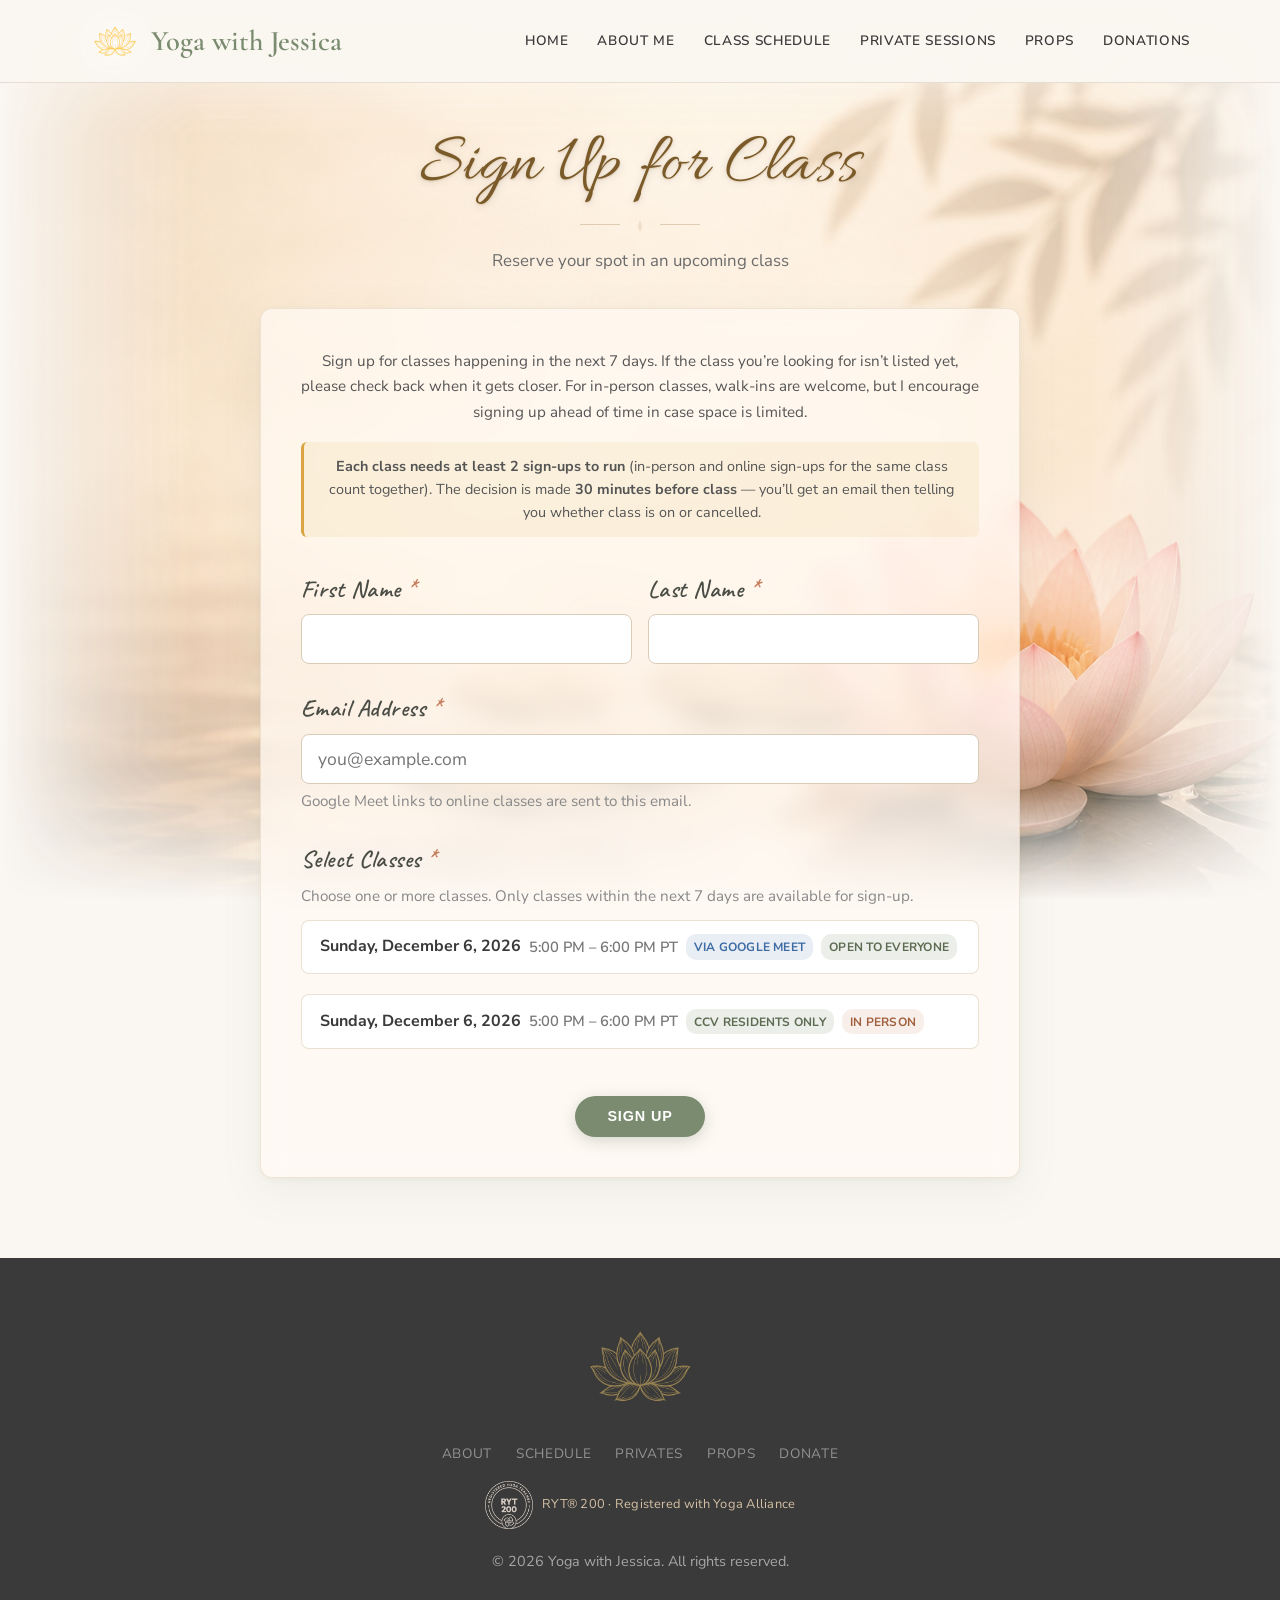
<file: signup.html>
<!DOCTYPE html>
<html lang="en">
<head>
  <!-- Google tag (gtag.js) -->
  <script async src="https://www.googletagmanager.com/gtag/js?id=G-NVBH3J0L7M"></script>
  <script>
    window.dataLayer = window.dataLayer || [];
    function gtag(){dataLayer.push(arguments);}
    gtag('js', new Date());
    gtag('config', 'G-NVBH3J0L7M');
  </script>
  <meta charset="UTF-8" />
  <meta name="viewport" content="width=device-width, initial-scale=1.0" />
  <meta name="description" content="Sign up for a yoga class with Jessica. All levels welcome." />
  <meta property="og:type" content="website" />
  <meta property="og:url" content="https://yogawithjessica.com/signup.html" />
  <meta property="og:title" content="Sign Up | Yoga with Jessica" />
  <meta property="og:description" content="Sign up for a yoga class with Jessica. All levels welcome." />
  <meta property="og:image" content="https://yogawithjessica.com/og-image.jpg" />
  <meta property="og:image:width" content="1200" />
  <meta property="og:image:height" content="630" />
  <meta name="twitter:card" content="summary_large_image" />
  <meta name="twitter:title" content="Sign Up | Yoga with Jessica" />
  <meta name="twitter:description" content="Sign up for a yoga class with Jessica. All levels welcome." />
  <meta name="twitter:image" content="https://yogawithjessica.com/og-image.jpg" />
  <title>Sign Up | Yoga with Jessica</title>
  <link rel="icon" type="image/png" href="lotus.png" />
  <link rel="preconnect" href="https://fonts.googleapis.com" />
  <link href="https://fonts.googleapis.com/css2?family=Allura&family=Cormorant+Garamond:ital,wght@0,400;0,500;0,600;1,400&family=Nunito+Sans:wght@400;600;700&display=swap" rel="stylesheet" />
  <link rel="stylesheet" href="styles.css" />
  <style>
    /* ===== Sign-up form styles ===== */
    .signup-form-wrap {
      max-width: 620px; margin: 0 auto;
    }
    .form-group {
      margin-bottom: 1.5rem;
    }
    /* Side-by-side fields on wider viewports; stacks on narrow mobile */
    .form-row {
      display: flex; gap: 1rem; margin-bottom: 1.5rem;
    }
    .form-row .form-group {
      flex: 1; margin-bottom: 0;
    }
    @media (max-width: 480px) {
      .form-row { flex-direction: column; gap: 0; }
      .form-row .form-group { margin-bottom: 1.5rem; }
    }
    .form-group label {
      display: block; font-weight: 600; font-size: .9rem;
      margin-bottom: .4rem; color: var(--charcoal);
    }
    .form-group input,
    .form-group select {
      width: 100%; padding: .75rem 1rem;
      border: 1px solid var(--sand-dk);
      border-radius: 8px; font-size: 1rem;
      font-family: var(--font-body);
      background: var(--white);
      transition: border-color .2s;
    }
    .form-group input:focus,
    .form-group select:focus {
      outline: none; border-color: var(--olive);
      box-shadow: 0 0 0 3px rgba(122,139,111,.15);
    }
    .form-hint {
      font-size: .82rem; color: #888; margin-top: .3rem;
    }

    /* Multi-select class list — compact rows */
    .class-options {
      display: flex; flex-direction: column; gap: .35rem;
    }
    .class-option {
      display: flex; align-items: center; gap: .6rem;
      padding: .55rem .8rem;
      border: 1px solid var(--sand); border-radius: 8px;
      cursor: pointer; transition: all .15s;
      background: var(--white);
    }
    .class-option:hover { border-color: var(--olive-lt); background: rgba(122,139,111,.03); }
    .class-option.selected {
      border-color: var(--olive); background: rgba(122,139,111,.07);
    }
    /* Cancelled single date — visible but un-selectable */
    .class-option--cancelled {
      cursor: not-allowed; background: rgba(196,120,90,.05);
      border-color: rgba(196,120,90,.3); border-style: dashed;
    }
    .class-option--cancelled:hover {
      border-color: rgba(196,120,90,.3); background: rgba(196,120,90,.05);
    }
    .class-option--cancelled .class-option-info strong {
      text-decoration: line-through; color: #999;
    }
    .class-option-info .tag-badge--cancelled {
      background: rgba(196,120,90,.14); color: #a0603e;
    }
    .class-option input[type="checkbox"] {
      width: 16px; height: 16px;
      accent-color: var(--olive); flex-shrink: 0;
    }
    .class-option-info {
      flex: 1; display: flex; align-items: center;
      gap: .5rem; flex-wrap: wrap;
    }
    .class-option-info strong { font-size: .85rem; white-space: nowrap; }
    .class-option-info span { font-size: .78rem; color: #777; }
    .class-option .tag-badge {
      display: inline-block; font-size: .65rem; font-weight: 700;
      padding: .1rem .4rem; border-radius: 10px;
      text-transform: uppercase; letter-spacing: .02em;
    }
    .class-option-info .tag-badge--open { background: rgba(122,139,111,.15); color: var(--olive-dk); }
    .class-option-info .tag-badge--inperson { background: rgba(196,120,90,.12); color: #a0603e; }
    .class-option-info .tag-badge--zoom { background: rgba(74,114,163,.12); color: #3d6ba3; }

    .class-option-hint { margin: .4rem 0 0; font-size: .78rem; line-height: 1.5; color: #8a5a2b; flex-basis: 100%; }
    .min-size-note {
      margin: 0 0 2rem; padding: .8rem 1rem;
      font-size: .9rem; line-height: 1.6; color: #555; text-align: center;
      background: rgba(217,164,65,.1); border-left: 3px solid #d9a441; border-radius: 6px;
    }
    .no-classes-msg {
      text-align: center; padding: 1.5rem;
      color: #888; font-style: italic;
      border: 1px dashed var(--sand-dk); border-radius: 8px;
    }

    /* Duplicate registration popup */
    .dup-overlay {
      display: none; position: fixed; inset: 0;
      background: rgba(0,0,0,.5); z-index: 999;
      align-items: center; justify-content: center; padding: 1rem;
      overflow: hidden; box-sizing: border-box; width: 100%; height: 100%;
    }
    .dup-overlay.active { display: flex; }
    .dup-modal {
      background: var(--white); border-radius: 14px;
      max-width: 480px; width: 100%; padding: 2.5rem 2rem;
      text-align: center;
      box-shadow: 0 20px 60px rgba(0,0,0,.25);
    }
    .dup-modal__icon {
      width: 56px; height: 56px; margin: 0 auto 1rem;
      border-radius: 50%; background: rgba(196,125,90,.1);
      display: flex; align-items: center; justify-content: center;
    }
    .dup-modal__icon svg { width: 28px; height: 28px; color: var(--terracotta); }
    .dup-modal h3 { font-size: 1.3rem; margin-bottom: .8rem; }
    .dup-modal p { color: #555; font-size: .9rem; line-height: 1.6; margin-bottom: 1.5rem; }
    .dup-modal__actions { display: flex; gap: .8rem; justify-content: center; }
    .dup-modal__actions button {
      padding: .6rem 1.5rem; border-radius: 50px;
      font-weight: 700; font-size: .82rem; text-transform: uppercase;
      letter-spacing: .04em; cursor: pointer; border: none; transition: all .2s;
    }
    .dup-modal__browse { background: var(--olive); color: var(--white); }
    .dup-modal__browse:hover { background: var(--olive-dk); }
    .dup-modal__close { background: var(--sand); color: var(--charcoal); }
    .dup-modal__close:hover { background: var(--sand-dk); }

    /* Liability modal */
    .modal-overlay {
      display: none; position: fixed; inset: 0;
      background: rgba(0,0,0,.55); z-index: 1000;
      align-items: center; justify-content: center;
      padding: 1rem;
      overflow: hidden;
      box-sizing: border-box;
      width: 100%; height: 100%;
    }
    .modal-overlay.active { display: flex; }
    .modal {
      background: var(--white); border-radius: 14px;
      max-width: 620px; width: 100%; max-height: 85vh;
      display: flex; flex-direction: column;
      box-shadow: 0 20px 60px rgba(0,0,0,.3);
      overflow: hidden; word-wrap: break-word; overflow-wrap: break-word;
      box-sizing: border-box;
    }
    .modal__header {
      padding: 1.5rem 2rem 1rem;
      border-bottom: 1px solid var(--sand);
    }
    .modal__header h3 {
      font-family: var(--font-heading);
      font-size: 1.5rem; margin: 0;
    }
    .modal__body {
      padding: 1.5rem 2rem;
      overflow-y: auto; flex: 1;
      font-size: .9rem; line-height: 1.7; color: #444;
    }
    .modal__body p { margin-bottom: 1rem; }
    .modal__body ol { padding-left: 1.5rem; margin-bottom: 1rem; }
    .modal__body ol li { margin-bottom: .4rem; }
    .modal__footer {
      padding: 1rem 2rem 1.5rem;
      border-top: 1px solid var(--sand);
      display: flex; flex-direction: column; gap: .8rem;
    }
    .modal__footer label {
      display: flex; align-items: flex-start; gap: .6rem;
      font-size: .9rem; cursor: pointer;
    }
    .modal__footer input[type="checkbox"] {
      width: 18px; height: 18px; margin-top: 2px;
      accent-color: var(--olive); flex-shrink: 0;
    }
    .modal__actions {
      display: flex; gap: 1rem; justify-content: flex-end;
    }
    .modal__actions button {
      padding: .7rem 1.8rem; border-radius: 50px;
      font-weight: 700; font-size: .85rem;
      text-transform: uppercase; letter-spacing: .04em;
      cursor: pointer; transition: all .3s;
      border: none;
    }
    .modal__cancel {
      background: var(--sand); color: var(--charcoal);
    }
    .modal__cancel:hover { background: var(--sand-dk); }
    .modal__accept {
      background: var(--olive); color: var(--white);
    }
    .modal__accept:hover { background: var(--olive-dk); }
    .modal__accept:disabled {
      background: #bbb; cursor: not-allowed;
    }

    /* Success message */
    .success-message {
      display: none; text-align: center; padding: 3rem 2rem;
    }
    .success-message.show { display: block; }
    .success-message svg { width: 64px; height: 64px; color: var(--olive); margin-bottom: 1rem; }
    .success-message h2 { margin-bottom: .8rem; }
    .success-message p { color: #555; max-width: 480px; margin: 0 auto; }

    /* Confirmation class list */
    #confirmClasses li {
      padding: .5rem .8rem; margin-bottom: .4rem;
      background: rgba(122,139,111,.07); border-radius: 8px;
      border-left: 3px solid var(--olive);
      font-size: .88rem; color: var(--charcoal);
    }
    #confirmClasses li span { color: #777; font-size: .82rem; }

    /* Loading spinner on button */
    .btn--loading { pointer-events: none; opacity: .7; }
    .btn--loading::after {
      content: ''; display: inline-block; width: 16px; height: 16px;
      border: 2px solid transparent; border-top-color: currentColor;
      border-radius: 50%; animation: spin .6s linear infinite;
      margin-left: .6rem; vertical-align: middle;
    }
    @keyframes spin { to { transform: rotate(360deg); } }

    /* Guest section (inline inside the in-person class box) */
    .class-option-wrap {
      border: 1px solid var(--sand); border-radius: 8px;
      overflow: hidden; transition: all .15s;
    }
    .class-option-wrap .class-option {
      border: none; border-radius: 0;
    }
    .class-option-wrap:has(.class-option.selected) {
      border-color: var(--olive); background: rgba(122,139,111,.07);
    }
    .guest-inline {
      padding: .7rem 1rem;
      background: rgba(196,120,90,.08);
      border-top: 1px dashed rgba(196,120,90,.25);
    }
    .guest-inline label.guest-check-label {
      display: flex; align-items: center; gap: .5rem;
      font-size: .85rem; font-weight: 600; color: var(--charcoal);
      cursor: pointer; margin: 0;
    }
    .guest-inline input[type="checkbox"] {
      width: 16px; height: 16px; accent-color: var(--terracotta);
      flex-shrink: 0; margin: 0;
    }
    .guest-name-wrap {
      display: none; margin-top: .8rem;
    }
    .guest-name-wrap.visible { display: block; }
    .guest-name-wrap label {
      display: block; font-weight: 600; font-size: .85rem;
      margin-bottom: .3rem; color: var(--charcoal);
    }
    .guest-name-wrap input {
      width: 100%; padding: .65rem .9rem;
      border: 1px solid var(--sand-dk); border-radius: 8px;
      font-size: .95rem; font-family: var(--font-body);
      background: var(--white); transition: border-color .2s;
    }
    .guest-name-wrap input:focus {
      outline: none; border-color: var(--olive);
      box-shadow: 0 0 0 3px rgba(122,139,111,.15);
    }
    .guest-hint {
      font-size: .78rem; color: #888; margin-top: .3rem;
    }

    /* Capacity / Waitlist popup (reuses dup-modal pattern) */
    .cap-overlay {
      display: none; position: fixed; inset: 0;
      background: rgba(0,0,0,.5); z-index: 999;
      align-items: center; justify-content: center; padding: 1rem;
      overflow: hidden; box-sizing: border-box; width: 100%; height: 100%;
    }
    .cap-overlay.active { display: flex; }
    .cap-modal {
      background: var(--white); border-radius: 14px;
      max-width: 480px; width: 100%; padding: 2.5rem 2rem;
      text-align: center;
      box-shadow: 0 20px 60px rgba(0,0,0,.25);
    }
    .cap-modal__icon {
      width: 56px; height: 56px; margin: 0 auto 1rem;
      border-radius: 50%; background: rgba(196,125,90,.1);
      display: flex; align-items: center; justify-content: center;
    }
    .cap-modal__icon svg { width: 28px; height: 28px; color: var(--terracotta); }
    .cap-modal h3 { font-size: 1.3rem; margin-bottom: .8rem; }
    .cap-modal p { color: #555; font-size: .9rem; line-height: 1.6; margin-bottom: 1.5rem; }
    .cap-modal__actions { display: flex; gap: .8rem; justify-content: center; flex-wrap: wrap; }
    .cap-modal__actions button {
      padding: .6rem 1.5rem; border-radius: 50px;
      font-weight: 700; font-size: .82rem; text-transform: uppercase;
      letter-spacing: .04em; cursor: pointer; border: none; transition: all .2s;
    }
    .cap-btn--primary { background: var(--olive); color: var(--white); }
    .cap-btn--primary:hover { background: var(--olive-dk); }
    .cap-btn--secondary { background: var(--sand); color: var(--charcoal); }
    .cap-btn--secondary:hover { background: var(--sand-dk); }

    /* Waitlist confirmation (reuses success-message pattern) */
    .waitlist-message {
      display: none; text-align: center; padding: 3rem 2rem;
    }
    .waitlist-message.show { display: block; }
    .waitlist-message svg { width: 64px; height: 64px; color: var(--terracotta); margin-bottom: 1rem; }
    .waitlist-message h2 { margin-bottom: .8rem; }
    .waitlist-message p { color: #555; max-width: 480px; margin: 0 auto; font-size: .95rem; line-height: 1.6; }

    /* ===== Mobile responsive for signup page ===== */
    @media (max-width: 768px) {
      .signup-form-wrap { max-width: 100%; }
      .modal { max-width: calc(100vw - 2rem); max-height: 90vh; min-width: 0; }
      .modal__body, .modal__header, .modal__footer { max-width: 100%; box-sizing: border-box; overflow-wrap: break-word; }
      .modal__header { padding: 1.2rem 1.2rem .8rem; }
      .modal__header h3 { font-size: 1.2rem; }
      .modal__body { padding: 1rem 1.2rem; font-size: .85rem; }
      .modal__footer { padding: .8rem 1.2rem 1.2rem; }
      .modal__footer label { font-size: .82rem; }
      .modal__actions { flex-direction: column; }
      .modal__actions button { width: 100%; text-align: center; }
      .dup-modal { padding: 1.8rem 1.2rem; max-width: calc(100vw - 2rem); }
      .dup-modal h3 { font-size: 1.1rem; }
      .dup-modal p { font-size: .85rem; }
      .dup-modal__actions { flex-direction: column; }
      .dup-modal__actions button { width: 100%; text-align: center; }
      .cap-modal { padding: 1.8rem 1.2rem; max-width: calc(100vw - 2rem); }
      .cap-modal h3 { font-size: 1.1rem; }
      .cap-modal p { font-size: .85rem; }
      .cap-modal__actions { flex-direction: column; }
      .cap-modal__actions button { width: 100%; text-align: center; }
      .form-group input,
      .form-group select { font-size: 16px; /* prevents iOS zoom on focus */ }
    }
    @media (max-width: 480px) {
      .class-option-info { flex-direction: column; align-items: flex-start; gap: .2rem; }
      .class-option-info strong { font-size: .82rem; }
      .success-message { padding: 2rem 1rem; }
      .success-message svg { width: 48px; height: 48px; }
    }
  </style>
  <link rel="stylesheet" href="preview-styles.css" />
</head>
<body>

  <!-- Faded pink lotus background (preview) -->
  <div class="bg-pink-lotus" aria-hidden="true"></div>

  <!-- Navigation -->
  <nav class="nav">
    <div class="container">
      <a href="index.html" class="nav__logo">
        <img src="lotus.png" alt="" class="nav__logo-img" />
        Yoga with Jessica
      </a>
      <button class="nav__toggle" aria-label="Toggle menu">
        <span></span><span></span><span></span>
      </button>
      <ul class="nav__links">
        <li><a href="index.html">Home</a></li>
        <li><a href="about.html">About Me</a></li>
        <li><a href="schedule.html">Class Schedule</a></li>
        <li><a href="privates.html">Private Sessions</a></li>
        <li><a href="props.html">Props</a></li>
        <li><a href="donations.html">Donations</a></li>
      </ul>
    </div>
  </nav>

  <!-- Page header -->
  <header class="page-header">
    <div class="bg-art">
      <svg viewBox="0 0 1440 300" preserveAspectRatio="xMidYMid slice" style="width:100%;height:100%;top:0;left:0;">
        <path d="M0,100 C360,60 720,140 1080,80 C1260,60 1380,90 1440,70" stroke="#7a8b6f" stroke-width="3" fill="none" opacity=".4"/>
        <path d="M0,140 C300,100 600,180 900,120 C1200,80 1350,130 1440,110" stroke="#7a8b6f" stroke-width="2.5" fill="none" opacity=".35"/>
        <path d="M0,180 C280,150 560,210 840,160 C1120,120 1320,170 1440,150" stroke="#c4a882" stroke-width="1.5" fill="none" opacity=".35"/>
        <path d="M0,120 C400,80 800,160 1200,100 L1440,90 L1440,300 L0,300 Z" fill="#7a8b6f" opacity=".12"/>
      </svg>
    </div>
    <div class="container">
      <h1>Sign Up for Class</h1>
      <div class="page-header__ornament">
        <svg viewBox="0 0 24 24" fill="none"><g transform="rotate(180 12 12)"><path d="M12 2c-.6 2.4-2.4 4.2-2.4 7.2s1.8 4.8 2.4 7.2c.6-2.4 2.4-4.2 2.4-7.2S12.6 4.4 12 2z" fill="#c4a882"/></g></svg>
      </div>
      <p>Reserve your spot in an upcoming class</p>
    </div>
  </header>

  <!-- Sign-up form -->
  <section class="section">
    <div class="bg-art">
      <svg viewBox="0 0 1440 600" preserveAspectRatio="xMidYMid slice" style="width:100%;height:100%;top:0;left:0;">
        <path d="M-50,150 C200,100 450,250 700,170 S1000,80 1250,160 S1420,220 1500,180" stroke="#7a8b6f" stroke-width="2.5" fill="none" opacity=".3"/>
        <path d="M-50,200 C250,160 500,290 750,210 S1050,130 1300,210 S1450,260 1500,230" stroke="#c4a882" stroke-width="1.5" fill="none" opacity=".3"/>
        <path d="M-50,170 C200,130 450,260 700,180 S1050,100 1300,180 L1500,170 L1500,600 L-50,600 Z" fill="#7a8b6f" opacity=".1"/>
      </svg>
    </div>

    <div class="container signup-form-wrap">

      <!-- Success state (hidden by default) -->
      <div class="success-message" id="successMessage">
        <svg viewBox="0 0 24 24" fill="none" stroke="currentColor" stroke-width="2" stroke-linecap="round" stroke-linejoin="round"><path d="M22 11.08V12a10 10 0 11-5.93-9.14"/><polyline points="22 4 12 14.01 9 11.01"/></svg>
        <h2>You&rsquo;re All Set!</h2>
        <div id="confirmationSummary" style="text-align:left;max-width:480px;margin:1.5rem auto;">
          <p style="color:#555;margin-bottom:1rem;" id="confirmName"></p>
          <p style="color:#555;font-size:.9rem;margin-bottom:.8rem;">You&rsquo;ve signed up for:</p>
          <ul id="confirmClasses" style="list-style:none;padding:0;margin-bottom:1.5rem;"></ul>
          <div id="guestConfirmation" style="display:none;padding:1rem;background:rgba(196,120,90,.07);border-radius:8px;margin-bottom:1.2rem;">
            <p style="color:var(--charcoal);font-size:.9rem;margin:0 0 .8rem;"><strong>Guest:</strong> <span id="confirmGuestName"></span></p>
            <p style="color:#555;font-size:.85rem;line-height:1.6;margin:0;">
              Your guest will need to sign a liability waiver before class begins. Please share the waiver with them ahead of time so they can review it:
              <a href="waiver.html" target="_blank" style="color:var(--olive);font-weight:600;text-decoration:underline;">View &amp; Print Liability Waiver</a>
            </p>
          </div>
        </div>
        <p style="color:#555;font-size:.9rem;">A confirmation email will be sent to <strong id="confirmEmail"></strong> with your class details.</p>
        <a href="schedule.html" class="btn btn--outline" style="margin-top:1.5rem;">Back to Schedule</a>
      </div>

      <!-- Waitlist confirmation (hidden by default) -->
      <div class="waitlist-message" id="waitlistMessage">
        <svg viewBox="0 0 24 24" fill="none" stroke="currentColor" stroke-width="2" stroke-linecap="round" stroke-linejoin="round"><circle cx="12" cy="12" r="10"/><polyline points="12 6 12 12 16 14"/></svg>
        <h2>You&rsquo;re on the Waitlist</h2>
        <p id="waitlistDetails"></p>
        <a href="schedule.html" class="btn btn--outline" style="margin-top:1.5rem;">Back to Schedule</a>
      </div>

      <!-- The form -->
      <form id="signupForm" novalidate>
        <div class="card" style="padding:2.5rem;">

          <p style="color:#555;font-size:.95rem;margin-bottom:1rem;text-align:center;">
            Sign up for classes happening in the next 7 days. If the class you&rsquo;re looking for isn&rsquo;t listed yet, please check back when it gets closer.
            For in-person classes, walk-ins are welcome, but I encourage signing up ahead of time in case space is limited.
          </p>
          <p class="min-size-note">
            <strong>Each class needs at least 2 sign-ups to run</strong> (in-person and online sign-ups for the same class count together).
            The decision is made <strong>30 minutes before class</strong> &mdash; you&rsquo;ll get an email then telling you whether class is on or cancelled.
          </p>

          <div class="form-row">
            <div class="form-group">
              <label for="firstName">First Name <span style="color:#c47d5a;">*</span></label>
              <input type="text" id="firstName" name="firstName" required autocomplete="given-name" />
            </div>

            <div class="form-group">
              <label for="lastName">Last Name <span style="color:#c47d5a;">*</span></label>
              <input type="text" id="lastName" name="lastName" required autocomplete="family-name" />
            </div>
          </div>

          <div class="form-group">
            <label for="email">Email Address <span style="color:#c47d5a;">*</span></label>
            <input type="email" id="email" name="email" required autocomplete="email" placeholder="you@example.com" />
            <p class="form-hint">Google Meet links to online classes are sent to this email.</p>
          </div>

          <div class="form-group">
            <label>Select Classes <span style="color:#c47d5a;">*</span></label>
            <p class="form-hint" style="margin-bottom:.6rem;">Choose one or more classes. Only classes within the next 7 days are available for sign-up.</p>
            <div class="class-options" id="classOptions">
              <!-- Populated dynamically by JavaScript -->
              <div class="no-classes-msg">Loading available classes&hellip;</div>
            </div>
          </div>

          <div style="text-align:center;margin-top:2rem;">
            <button type="submit" class="btn btn--primary" id="submitBtn">Sign Up</button>
          </div>

        </div>
      </form>
    </div>
  </section>

  <!-- Duplicate Registration Popup -->
  <div class="dup-overlay" id="dupOverlay">
    <div class="dup-modal">
      <div class="dup-modal__icon">
        <svg viewBox="0 0 24 24" fill="none" stroke="currentColor" stroke-width="2" stroke-linecap="round"><circle cx="12" cy="12" r="10"/><line x1="12" y1="8" x2="12" y2="12"/><line x1="12" y1="16" x2="12.01" y2="16"/></svg>
      </div>
      <h3>Looks Like You&rsquo;re Already Signed Up</h3>
      <p>It appears you&rsquo;re already registered for one or more of the classes you selected. If you need to cancel, check your confirmation email for a cancellation link. Otherwise, feel free to sign up for a different class below!</p>
      <div id="dupClassList" style="text-align:left;margin-bottom:1.2rem;"></div>
      <div class="dup-modal__actions">
        <button type="button" class="dup-modal__browse" id="dupBrowse">Choose Another Class</button>
        <button type="button" class="dup-modal__close" id="dupClose">Close</button>
      </div>
    </div>
  </div>

  <!-- Validation popup — uses the same dup-overlay class so it inherits the working modal CSS -->
  <div class="dup-overlay" id="validationOverlay">
    <div class="dup-modal">
      <div class="dup-modal__icon" style="background:rgba(196,120,90,.13);">
        <svg viewBox="0 0 24 24" fill="none" stroke="#c47d5a" stroke-width="2" stroke-linecap="round">
          <circle cx="12" cy="12" r="10"/>
          <line x1="12" y1="8" x2="12" y2="12"/>
          <line x1="12" y1="16" x2="12.01" y2="16"/>
        </svg>
      </div>
      <h3>A gentle reminder</h3>
      <p id="validationText"></p>
      <div class="dup-modal__actions">
        <button type="button" class="dup-modal__browse" id="validationClose">Got it</button>
      </div>
    </div>
  </div>

  <!-- Capacity / Waitlist Popup -->
  <div class="cap-overlay" id="capOverlay">
    <div class="cap-modal">
      <div class="cap-modal__icon">
        <svg viewBox="0 0 24 24" fill="none" stroke="currentColor" stroke-width="2" stroke-linecap="round"><path d="M17 21v-2a4 4 0 00-4-4H5a4 4 0 00-4-4v2"/><circle cx="9" cy="7" r="4"/><path d="M23 21v-2a4 4 0 00-3-3.87"/><path d="M16 3.13a4 4 0 010 7.75"/></svg>
      </div>
      <h3 id="capTitle">Class Full</h3>
      <p id="capMessage"></p>
      <div class="cap-modal__actions" id="capActions"></div>
    </div>
  </div>

  <!-- Liability Modal -->
  <div class="modal-overlay" id="liabilityModal">
    <div class="modal">
      <div class="modal__header">
        <h3>Liability Waiver</h3>
      </div>
      <div class="modal__body">
        <p><strong>PLEASE READ CAREFULLY BEFORE SIGNING.</strong> This is a legally binding agreement. By checking the box below and submitting this form, you acknowledge that you have read, understood, and agree to be bound by the following terms:</p>

        <p><strong>1. ASSUMPTION OF RISK.</strong> I acknowledge that participation in yoga classes and related activities involves inherent risks, including but not limited to: physical injury, muscle strain, sprains, fractures, joint injuries, aggravation of pre-existing conditions, cardiovascular events, and in rare cases, serious injury. I freely and voluntarily assume all such risks, both known and unknown, even if arising from the negligence of the Released Parties.</p>

        <p><strong>2. RELEASE AND WAIVER OF LIABILITY.</strong> In consideration of being permitted to participate in yoga classes, I, on behalf of myself, my heirs, executors, administrators, and assigns, hereby release, waive, discharge, and covenant not to sue the following Released Parties: the yoga instructor (Jessica), Cross Creek Village (CCV), its homeowners association, property management, board members, residents, and any affiliated persons, entities, officers, agents, employees, or volunteers, from any and all liability, claims, demands, actions, or causes of action arising out of or related to any loss, damage, or injury that may be sustained by me, whether caused by the negligence of the Released Parties or otherwise, while participating in any yoga class or activity, or while on or about the premises where classes are held.</p>

        <p><strong>3. INDEMNIFICATION.</strong> I agree to indemnify and hold harmless all Released Parties from any loss, liability, damage, or costs, including attorney&rsquo;s fees, that they may incur due to my participation in yoga classes, whether caused by my negligence or otherwise.</p>

        <p><strong>4. MEDICAL ACKNOWLEDGMENT.</strong> I represent that I am physically fit and have no medical condition that would prevent my full participation in yoga classes. I acknowledge that it is my responsibility to consult with a physician prior to and regarding my participation. I agree that it is my responsibility to inform the instructor of any medical conditions, injuries, or limitations before each class.</p>

        <p><strong>5. GOVERNING LAW.</strong> This agreement shall be governed by and construed in accordance with the laws of the State of California. Any dispute arising under this agreement shall be subject to the exclusive jurisdiction of the courts of Los Angeles County, California.</p>

        <p><strong>6. SEVERABILITY.</strong> If any provision of this agreement is held to be invalid or unenforceable, the remaining provisions shall continue in full force and effect.</p>

        <p><strong>7. ACKNOWLEDGMENT.</strong> I acknowledge that I have read this Release of Liability and Assumption of Risk agreement, fully understand its terms, and understand that I am giving up substantial rights, including my right to sue. I acknowledge that I am signing this agreement freely and voluntarily.</p>
      </div>
      <div class="modal__footer">
        <label>
          <input type="checkbox" id="liabilityAgree" />
          <span>I have read, understand, and voluntarily agree to the above Release of Liability and Assumption of Risk. I acknowledge that this constitutes a waiver of my legal rights.</span>
        </label>
        <div class="modal__actions">
          <button type="button" class="modal__cancel" id="modalCancel">Cancel</button>
          <button type="button" class="modal__accept" id="modalAccept" disabled>I Agree &amp; Submit</button>
        </div>
      </div>
    </div>
  </div>

  <!-- Footer -->
  <footer class="footer">
    <div class="container">
      <img class="footer__lotus" src="lotus.png" alt="" />
      <div class="footer__links">
        <a href="about.html">About</a>
        <a href="schedule.html">Schedule</a>
        <a href="privates.html">Privates</a>
        <a href="props.html">Props</a>
        <a href="donations.html">Donate</a>
      </div>
      <a class="footer__cert" href="https://app.yogaalliance.org/teacherpublicprofile?id=0033g0000056z5HAAQ" target="_blank" rel="noopener">
        <img src="ryt200-cream.png" alt="Yoga Alliance RYT 200 certified" class="footer__cert-badge" />
        <span>RYT&reg; 200 &middot; Registered with Yoga Alliance</span>
      </a>
      <p>&copy; 2026 Yoga with Jessica. All rights reserved.</p>
    </div>
  </footer>

  <script src="schedule-data.js"></script>
  <script>
    // ========== NAV TOGGLE ==========
    const toggle = document.querySelector('.nav__toggle');
    const navLinks = document.querySelector('.nav__links');
    toggle.addEventListener('click', () => navLinks.classList.toggle('open'));
    navLinks.querySelectorAll('a').forEach(a => a.addEventListener('click', () => navLinks.classList.remove('open')));

    // ========== CLASS SCHEDULE (from the Sheet via schedule-data.js) ==========
    // Single source of truth is the Google Sheet, served at ?action=schedule.
    // We render immediately from the cached/fallback copy, then refresh from the
    // network below (after SHEETS_WEB_APP_URL is defined). All Pacific/DST date
    // math lives in schedule-data.js.
    let SCHEDULE   = YogaSchedule.current();
    let CLASSES    = SCHEDULE.classes;
    let EXCEPTIONS = SCHEDULE.exceptions;

    // Maps a checkbox value ("id|ISOdate") to its occurrence details for submit.
    const occurrenceByValue = {};

    // ========== BUILD CLASS OPTIONS ==========
    function buildClassOptions() {
      const container = document.getElementById('classOptions');
      let hasAny = false;
      let html = '';

      // Reset occurrence lookup (rebuilt on each render, e.g. after a refresh)
      Object.keys(occurrenceByValue).forEach(k => delete occurrenceByValue[k]);

      // Get pre-selected class from URL param (e.g. ?class=monday-online)
      const urlParams = new URLSearchParams(window.location.search);
      const preselectedClass = urlParams.get('class');

      CLASSES.forEach(cls => {
        const occurrences = YogaSchedule.upcomingOccurrences(cls, EXCEPTIONS, 7, { includeCancelled: true });
        occurrences.forEach(occ => {
          const dateStr = YogaSchedule.formatDate(occ.date);
          const durationStr = YogaSchedule.formatTimeRange(occ.startHour, occ.startMin, occ.durationMins);
          const value = cls.id + '|' + occ.date.toISOString();
          const isInPerson = cls.type === 'inperson';

          const tagBadges = cls.tags.map(t =>
            `<span class="tag-badge ${t === 'In Person' ? 'tag-badge--inperson' : 'tag-badge--open'}">${t}</span>`
          ).join('');

          // Single date Jessica cancelled: keep the box so students see it, but
          // make it un-selectable (no checkbox, not registered for submit). It
          // clears on its own once the class start passes and the next week's
          // slot opens. A date cancelled automatically for the 2-person minimum
          // is deliberately rendered as a normal option; submit refuses it.
          if (occ.cancelled && !occ.cancelledForMinimum) {
            html += `
            <div class="class-option-wrap">
              <div class="class-option class-option--cancelled" data-type="${cls.type}" aria-disabled="true">
                <div class="class-option-info">
                  <strong>${dateStr}</strong>
                  <span>${durationStr}</span>
                  <span class="tag-badge tag-badge--cancelled">Cancelled</span>
                </div>
              </div>
            </div>`;
            return;
          }

          hasAny = true;
          const isPreselected = (preselectedClass === cls.id);

          occurrenceByValue[value] = {
            id: cls.id,
            name: cls.label,
            date: dateStr,
            duration: durationStr,
            type: cls.type,
            capacity: cls.capacity
          };

          html += `
            <div class="class-option-wrap">
              <label class="class-option${isPreselected ? ' selected' : ''}" data-type="${cls.type}">
                <input type="checkbox" name="classes" value="${value}" data-type="${cls.type}" ${isPreselected ? 'checked' : ''} />
                <div class="class-option-info">
                  <strong>${dateStr}</strong>
                  <span>${durationStr}</span>
                  ${cls.type === 'online' ? '<span class="tag-badge tag-badge--zoom">Via Google Meet</span>' : ''}
                  ${tagBadges}
                </div>
              </label>
              ${isInPerson ? `
              <div class="guest-inline" id="guestSection" style="display:none;">
                <label class="guest-check-label">
                  <input type="checkbox" id="guestCheckbox" />
                  <span>I&rsquo;m bringing a guest (max 1)</span>
                </label>
                <div class="guest-name-wrap" id="guestNameWrap">
                  <div style="display:flex;gap:.5rem;">
                    <div style="flex:1;">
                      <input type="text" id="guestFirstName" name="guestFirstName" placeholder="Guest's First Name *" autocomplete="off" aria-label="Guest's First Name" />
                    </div>
                    <div style="flex:1;">
                      <input type="text" id="guestLastName" name="guestLastName" placeholder="Guest's Last Name *" autocomplete="off" aria-label="Guest's Last Name" />
                    </div>
                  </div>
                </div>
              </div>` : ''}
            </div>`;
        });
      });

      if (!hasAny && !html.trim()) {
        html = '<div class="no-classes-msg">No classes are available for sign-up right now. Classes open for registration 7 days before they begin &mdash; please check back soon!</div>';
      }

      container.innerHTML = html;

      // Toggle .selected class on check
      container.querySelectorAll('.class-option').forEach(opt => {
        const cb = opt.querySelector('input[type="checkbox"]');
        if (!cb) return; // a cancelled date's box has no checkbox
        cb.addEventListener('change', () => {
          opt.classList.toggle('selected', cb.checked);
        });
      });
    }

    buildClassOptions();

    // ========== GUEST SECTION TOGGLE ==========
    // These are dynamically created, so we get them after buildClassOptions
    function getGuestEls() {
      return {
        section: document.getElementById('guestSection'),
        checkbox: document.getElementById('guestCheckbox'),
        nameWrap: document.getElementById('guestNameWrap'),
        nameInput: document.getElementById('guestFirstName'),
        lastNameInput: document.getElementById('guestLastName')
      };
    }

    // Show guest section only when tuesday-ccv is checked
    function updateGuestVisibility() {
      const g = getGuestEls();
      if (!g.section) return; // no in-person class available this week
      const ccvChecked = document.querySelector('input[name="classes"][value^="tuesday-ccv"]:checked');
      if (ccvChecked) {
        g.section.style.display = 'block';
      } else {
        g.section.style.display = 'none';
        g.checkbox.checked = false;
        g.nameWrap.classList.remove('visible');
        g.nameInput.value = '';
      }
    }

    // Use event delegation since checkboxes are built dynamically
    document.getElementById('classOptions').addEventListener('change', (e) => {
      updateGuestVisibility();
      // Also handle guest checkbox toggle
      if (e.target.id === 'guestCheckbox') {
        const g = getGuestEls();
        if (g.checkbox.checked) {
          g.nameWrap.classList.add('visible');
          if (saved && saved.guestFirstName) g.nameInput.value     = saved.guestFirstName;
          if (saved && saved.guestLastName)  g.lastNameInput.value = saved.guestLastName;
        } else {
          g.nameWrap.classList.remove('visible');
          g.nameInput.value = '';
          g.lastNameInput.value = '';
        }
      }
    });

    // Run on load in case a class was pre-selected via URL param
    updateGuestVisibility();

    // ========== AUTO-FILL FOR RETURNING VISITORS ==========
    const saved = JSON.parse(localStorage.getItem('yogaSignupInfo') || 'null');
    if (saved) {
      if (saved.firstName) document.getElementById('firstName').value = saved.firstName;
      if (saved.lastName)  document.getElementById('lastName').value  = saved.lastName;
      if (saved.email)     document.getElementById('email').value     = saved.email;
    }

    // ========== FORM SUBMISSION ==========
    const form = document.getElementById('signupForm');
    const submitBtn = document.getElementById('submitBtn');
    const successMessage = document.getElementById('successMessage');

    // Liability modal elements
    const modal = document.getElementById('liabilityModal');
    const modalAgree = document.getElementById('liabilityAgree');
    const modalAccept = document.getElementById('modalAccept');
    const modalCancel = document.getElementById('modalCancel');

    modalAgree.addEventListener('change', () => {
      modalAccept.disabled = !modalAgree.checked;
    });

    modalCancel.addEventListener('click', () => {
      modal.classList.remove('active');
      modalAgree.checked = false;
      modalAccept.disabled = true;
    });

    // Close modal on overlay click
    modal.addEventListener('click', (e) => {
      if (e.target === modal) {
        modalCancel.click();
      }
    });

    let pendingFormData = null;

    // ========== DUPLICATE POPUP ELEMENTS ==========
    const dupOverlay = document.getElementById('dupOverlay');
    const dupClassList = document.getElementById('dupClassList');
    document.getElementById('dupBrowse').addEventListener('click', () => {
      dupOverlay.classList.remove('active');
      // Scroll to class selection
      document.getElementById('classOptions').scrollIntoView({ behavior: 'smooth', block: 'center' });
    });
    document.getElementById('dupClose').addEventListener('click', () => {
      dupOverlay.classList.remove('active');
    });
    dupOverlay.addEventListener('click', (e) => {
      if (e.target === dupOverlay) dupOverlay.classList.remove('active');
    });

    // ========== Validation modal — reuses dup-modal styling (same .active class toggle pattern) ==========
    const validationOverlay = document.getElementById('validationOverlay');
    const validationText    = document.getElementById('validationText');
    function showValidationModal(message) {
      validationText.textContent = message;
      validationOverlay.classList.add('active');
    }
    function closeValidationModal() {
      validationOverlay.classList.remove('active');
    }
    document.getElementById('validationClose').addEventListener('click', closeValidationModal);
    validationOverlay.addEventListener('click', (e) => {
      if (e.target === validationOverlay) closeValidationModal();
    });
    document.addEventListener('keydown', (e) => {
      if (e.key === 'Escape' && validationOverlay.classList.contains('active')) closeValidationModal();
    });

    // ========== FORM SUBMIT ==========
    form.addEventListener('submit', (e) => {
      e.preventDefault();

      // Validate fields
      const firstName = document.getElementById('firstName').value.trim();
      const lastName = document.getElementById('lastName').value.trim();
      const email = document.getElementById('email').value.trim();
      const selectedClasses = Array.from(document.querySelectorAll('input[name="classes"]:checked'));

      if (!firstName || !lastName || !email || selectedClasses.length === 0) {
        showValidationModal('Please fill out all required fields and select at least one class.');
        return;
      }

      const emailPattern = /^[^\s@]+@[^\s@]+\.[^\s@]+$/;
      if (!emailPattern.test(email)) {
        showValidationModal('Please enter a valid email address.');
        return;
      }

      const hasInPerson = selectedClasses.some(cb => cb.dataset.type === 'inperson');

      // Guest validation
      const _g = getGuestEls();
      const bringingGuest = _g.checkbox && _g.checkbox.checked && _g.section && _g.section.style.display !== 'none';
      const guestFirstName = bringingGuest ? _g.nameInput.value.trim() : '';
      const guestLastName = bringingGuest ? (_g.lastNameInput ? _g.lastNameInput.value.trim() : '') : '';
      if (bringingGuest && !guestFirstName) {
        showValidationModal('Please enter your guest\'s first name.');
        _g.nameInput.focus();
        return;
      }
      if (bringingGuest && !guestLastName) {
        showValidationModal('Please enter your guest\'s last name.');
        _g.lastNameInput.focus();
        return;
      }

      const classEntries = selectedClasses.map(cb => {
        const occ = occurrenceByValue[cb.value];
        const isoDate = cb.value.split('|')[1];
        return {
          id: occ.id,
          name: occ.name,
          date: occ.date,
          isoDate: isoDate,
          duration: occ.duration,
          type: occ.type,
          capacity: occ.capacity
        };
      });

      // Re-check that every selected class is still open — a page left open
      // across a class start would otherwise submit a stale option (sign-ups
      // close at the start time; next week's class opens after this week's ends).
      const staleEntry = classEntries.find(entry => {
        const cls = CLASSES.find(c => c.id === entry.id);
        if (!cls) return true;
        return !YogaSchedule.upcomingOccurrences(cls, EXCEPTIONS, 7, { includeCancelled: true })
          .some(occ => occ.date.toISOString() === entry.isoDate);
      });
      if (staleEntry) {
        buildClassOptions();
        showValidationModal('Sign-up for "' + staleEntry.name + '" on ' + staleEntry.date +
          ' has closed — sign-ups close when class starts. The class list has been refreshed, please re-select.');
        return;
      }

      const proceed = () => {
        pendingFormData = {
          firstName, lastName, email,
          classEntries,
          hasInPerson,
          guestFirstName: guestFirstName,
          guestLastName: guestLastName,
          bringingGuest
        };

        // ---- DUPLICATE CHECK (runs before liability or submit) ----
        checkForDuplicates(pendingFormData, function(duplicates, hasPriorWaiver) {
          // Store waiver status on the pending data
          pendingFormData.hasPriorWaiver = hasPriorWaiver;

          if (duplicates && duplicates.length > 0) {
            dupClassList.innerHTML = duplicates.map(d =>
              '<p style="font-size:.85rem;color:var(--terracotta);margin:.3rem 0;">• ' + d + '</p>'
            ).join('');
            dupOverlay.classList.add('active');
          } else {
            proceedAfterDupCheck();
          }
        });
      };

      // A selected date may be cancelled: one cancelled automatically for the
      // 2-person minimum still looks open on purpose, and any date may have
      // been cancelled after this page loaded. The sign-up POST is no-cors, so
      // refusing it here is the only way the student can be told on the page.
      const findCancelled = () => {
        let found = null;
        classEntries.some(entry => {
          const cls = CLASSES.find(c => c.id === entry.id);
          const occ = cls && YogaSchedule.upcomingOccurrences(cls, EXCEPTIONS, 7, { includeCancelled: true })
            .find(o => o.date.toISOString() === entry.isoDate);
          if (occ && occ.cancelled) { found = { entry: entry, occ: occ }; return true; }
          return false;
        });
        return found;
      };
      const refuseCancelled = (c) => {
        if (c.occ.cancelledForMinimum) {
          // The date keeps looking open, so just untick it; other picks stay.
          const cb = document.querySelector('input[name="classes"][value="' + c.entry.id + '|' + c.entry.isoDate + '"]');
          if (cb) {
            cb.checked = false;
            const opt = cb.closest('.class-option');
            if (opt) opt.classList.remove('selected');
          }
          updateGuestVisibility();
          showValidationModal('Sorry — the ' + c.entry.date + ' class is cancelled. ' + YogaSchedule.MIN_CANCEL_ADVICE);
        } else {
          buildClassOptions();
          updateGuestVisibility();
          showValidationModal('Sorry — the ' + c.entry.date + ' class has been cancelled. The class list has been refreshed.');
        }
      };

      const known = findCancelled();
      if (known) { refuseCancelled(known); return; }

      // Within ~35 min of a selected class, its go/no-go may have just run, so
      // re-fetch the schedule first (a page opened earlier wouldn't know).
      const nearStart = classEntries.some(e => new Date(e.isoDate).getTime() - Date.now() <= 35 * 60 * 1000);
      if (!nearStart) { proceed(); return; }

      submitBtn.classList.add('btn--loading');
      submitBtn.textContent = 'Checking class status…';
      YogaSchedule.load(SHEETS_WEB_APP_URL).then(data => {
        submitBtn.classList.remove('btn--loading');
        submitBtn.textContent = 'Sign Up';
        CLASSES = data.classes;
        EXCEPTIONS = data.exceptions;
        const fresh = findCancelled();
        if (fresh) refuseCancelled(fresh); else proceed();
      });
    });

    function proceedAfterDupCheck() {
      // If there are in-person classes, check capacity first
      const inPersonClasses = pendingFormData.classEntries.filter(c => c.type === 'inperson');
      if (inPersonClasses.length > 0) {
        checkCapacity(inPersonClasses, function() {
          // Capacity OK — proceed to waiver or submit
          proceedToWaiverOrSubmit();
        });
      } else {
        proceedToWaiverOrSubmit();
      }
    }

    function proceedToWaiverOrSubmit() {
      if (pendingFormData.hasInPerson && !pendingFormData.hasPriorWaiver) {
        // First-time in-person student — must sign liability waiver
        modal.classList.add('active');
      } else if (pendingFormData.hasInPerson && pendingFormData.hasPriorWaiver) {
        // Returning in-person student — waiver already on file, skip
        doSubmit(true);
      } else {
        // Online only — no waiver needed
        doSubmit(false);
      }
    }

    modalAccept.addEventListener('click', () => {
      modal.classList.remove('active');
      doSubmit(true);
    });

    // ========== DUPLICATE CHECK FUNCTION ==========
    function checkForDuplicates(data, callback) {
      if (!SHEETS_WEB_APP_URL) {
        // Sheets not configured — skip check, assume no prior waiver
        callback([], false);
        return;
      }

      submitBtn.classList.add('btn--loading');
      submitBtn.textContent = 'Checking…';

      const classDates = data.classEntries.map(cls =>
        encodeURIComponent(cls.name + '|' + cls.date)
      ).join(';;');

      const checkUrl = SHEETS_WEB_APP_URL +
        '?action=check' +
        '&firstName=' + encodeURIComponent(data.firstName) +
        '&lastName=' + encodeURIComponent(data.lastName) +
        '&email=' + encodeURIComponent(data.email) +
        '&classDates=' + classDates;

      fetch(checkUrl)
        .then(r => r.json())
        .then(result => {
          submitBtn.classList.remove('btn--loading');
          submitBtn.textContent = 'Sign Up';
          const dups = result.hasDuplicates ? result.duplicates : [];
          const priorWaiver = result.hasPriorWaiver || false;
          callback(dups, priorWaiver);
        })
        .catch(() => {
          submitBtn.classList.remove('btn--loading');
          submitBtn.textContent = 'Sign Up';
          callback([], false);
        });
    }

    // ========== CAPACITY CHECK ==========
    const capOverlay = document.getElementById('capOverlay');
    const capTitle = document.getElementById('capTitle');
    const capMessage = document.getElementById('capMessage');
    const capActions = document.getElementById('capActions');

    capOverlay.addEventListener('click', (e) => {
      if (e.target === capOverlay) capOverlay.classList.remove('active');
    });

    function checkCapacity(inPersonClasses, onSuccess) {
      if (!SHEETS_WEB_APP_URL) {
        onSuccess();
        return;
      }

      submitBtn.classList.add('btn--loading');
      submitBtn.textContent = 'Checking availability…';

      // Check capacity for each in-person class
      const checks = inPersonClasses.map(cls => {
        const url = SHEETS_WEB_APP_URL +
          '?action=capacity' +
          '&className=' + encodeURIComponent(cls.name) +
          '&classDate=' + encodeURIComponent(cls.date);
        return fetch(url).then(r => r.json());
      });

      Promise.all(checks)
        .then(results => {
          submitBtn.classList.remove('btn--loading');
          submitBtn.textContent = 'Sign Up';

          const spotsNeeded = pendingFormData.bringingGuest ? 2 : 1;

          for (let i = 0; i < results.length; i++) {
            const result = results[i];
            const cls = inPersonClasses[i];
            const count = result.count || 0;
            const cap = (cls.capacity == null) ? Infinity : cls.capacity;
            const available = cap - count;

            if (available <= 0) {
              // Class is full — offer waitlist
              showCapacityPopup(
                'Class Full',
                'Sorry, ' + cls.name.split('—')[0].trim() + ' on ' + cls.date + ' is full. Would you like to get on a waitlist?',
                [
                  { label: 'Join Waitlist', style: 'primary', action: () => { capOverlay.classList.remove('active'); doWaitlist(cls); } },
                  { label: 'Cancel', style: 'secondary', action: () => { capOverlay.classList.remove('active'); } }
                ]
              );
              return;
            } else if (spotsNeeded > available) {
              // Only 1 spot left but user + guest need 2
              showCapacityPopup(
                'Limited Availability',
                'There\'s only ' + available + ' spot remaining for ' + cls.name.split('—')[0].trim() + ' on ' + cls.date + '. Please remove your guest or cancel the registration.',
                [
                  { label: 'Remove Guest', style: 'primary', action: () => {
                    capOverlay.classList.remove('active');
                    const _gr = getGuestEls();
                    if (_gr.checkbox) _gr.checkbox.checked = false;
                    if (_gr.nameWrap) _gr.nameWrap.classList.remove('visible');
                    if (_gr.nameInput) _gr.nameInput.value = '';
                    if (_gr.lastNameInput) _gr.lastNameInput.value = '';
                    pendingFormData.bringingGuest = false;
                    pendingFormData.guestFirstName = '';
                    pendingFormData.guestLastName = '';
                    // Re-run capacity check without guest
                    checkCapacity(inPersonClasses, onSuccess);
                  }},
                  { label: 'Cancel', style: 'secondary', action: () => { capOverlay.classList.remove('active'); } }
                ]
              );
              return;
            }
          }

          // All classes have capacity
          onSuccess();
        })
        .catch(() => {
          submitBtn.classList.remove('btn--loading');
          submitBtn.textContent = 'Sign Up';
          // On error, proceed anyway
          onSuccess();
        });
    }

    function showCapacityPopup(title, message, buttons) {
      capTitle.textContent = title;
      capMessage.textContent = message;
      capActions.innerHTML = '';
      buttons.forEach(btn => {
        const el = document.createElement('button');
        el.type = 'button';
        el.textContent = btn.label;
        el.className = btn.style === 'primary' ? 'cap-btn--primary' : 'cap-btn--secondary';
        el.addEventListener('click', btn.action);
        capActions.appendChild(el);
      });
      capOverlay.classList.add('active');
    }

    // ========== WAITLIST FLOW ==========
    const waitlistMessage = document.getElementById('waitlistMessage');
    const waitlistDetails = document.getElementById('waitlistDetails');

    function doWaitlist(cls) {
      submitBtn.classList.add('btn--loading');
      submitBtn.textContent = 'Joining waitlist…';

      const data = pendingFormData;
      const tracking = getTrackingFields();
      const payload = {
        action: 'waitlist',
        rows: [{
          timestamp: new Date().toISOString(),
          firstName: data.firstName,
          lastName: data.lastName,
          email: data.email,
          className: cls.name,
          classDate: cls.date,
          classType: cls.type,
          guestFirstName: data.guestFirstName || '',
          guestLastName: data.guestLastName || '',
          device: tracking.device,
          browser: tracking.browser,
          city: tracking.city,
          state: tracking.state,
          zip: tracking.zip
        }]
      };

      const doShowWaitlist = () => {
        waitlistDetails.textContent =
          'You\'ve been added to the waitlist for ' + cls.name.split('—')[0].trim() +
          ' on ' + cls.date + '. We\'ll send an email to ' + data.email +
          ' as soon as a spot becomes available.';
        form.style.display = 'none';
        successMessage.classList.remove('show');
        waitlistMessage.classList.add('show');
        window.scrollTo({ top: 0, behavior: 'smooth' });
        submitBtn.classList.remove('btn--loading');
        submitBtn.textContent = 'Sign Up';
      };

      if (SHEETS_WEB_APP_URL) {
        fetch(SHEETS_WEB_APP_URL, {
          method: 'POST',
          mode: 'no-cors',
          headers: { 'Content-Type': 'application/json' },
          body: JSON.stringify(payload)
        })
        .then(doShowWaitlist)
        .catch(doShowWaitlist);
      } else {
        console.log('Waitlist data:', JSON.stringify(payload, null, 2));
        doShowWaitlist();
      }
    }

    // ========== GOOGLE SHEETS WEB APP URL ==========
    // To connect: create a Google Apps Script with the code in google-apps-script.js,
    // deploy as web app, and paste the URL here.
    const SHEETS_WEB_APP_URL = 'https://script.google.com/macros/s/AKfycbx3qxkR_qLgCyy0LVmslaK2LHzGFJq5UMUwfvj5SFRqx_vZ5xlssCx_Ku2r_wVhhpU3/exec';

    // Refresh the schedule from the network. The page already rendered from the
    // cached/fallback copy; this updates the class options in place when it lands.
    YogaSchedule.load(SHEETS_WEB_APP_URL).then(data => {
      CLASSES = data.classes;
      EXCEPTIONS = data.exceptions;
      buildClassOptions();
      updateGuestVisibility();
    });

    // ========== DEVICE / BROWSER / LOCATION DETECTION ==========
    function detectDevice() {
      const ua = navigator.userAgent;
      if (/iPad|Android(?!.*Mobile)/i.test(ua)) return 'Tablet';
      if (/iPhone|iPod|Android.*Mobile|webOS|BlackBerry|IEMobile|Opera Mini/i.test(ua)) return 'Mobile';
      return 'Desktop';
    }

    function detectBrowser() {
      const ua = navigator.userAgent;
      if (/Edg\//i.test(ua)) return 'Edge';
      if (/SamsungBrowser/i.test(ua)) return 'Samsung Internet';
      if (/OPR\/|Opera/i.test(ua)) return 'Opera';
      if (/Firefox/i.test(ua)) return 'Firefox';
      if (/CriOS|Chrome/i.test(ua) && !/Edg/i.test(ua)) return 'Chrome';
      if (/Safari/i.test(ua) && !/Chrome/i.test(ua)) return 'Safari';
      return 'Other';
    }

    // Fetch location from IP (silent, no user prompt)
    let geoData = { city: '', state: '', zip: '' };
    fetch('https://ipapi.co/json/')
      .then(r => r.json())
      .then(d => {
        geoData.city = d.city || '';
        geoData.state = d.region || '';
        geoData.zip = d.postal || '';
      })
      .catch(() => {}); // silently fail — location is optional

    // The visitor's IANA timezone (e.g. "America/New_York"), used to show class
    // times in their local zone in confirmation/reminder/cancel/move emails.
    function detectTimezone() {
      try { return Intl.DateTimeFormat().resolvedOptions().timeZone || ''; }
      catch (e) { return ''; }
    }

    function getTrackingFields() {
      return {
        device: detectDevice(),
        browser: detectBrowser(),
        city: geoData.city,
        state: geoData.state,
        zip: geoData.zip,
        timezone: detectTimezone()
      };
    }

    function doSubmit(liabilityAccepted) {
      submitBtn.classList.add('btn--loading');
      submitBtn.textContent = 'Submitting…';

      const data = pendingFormData;
      const liabilityText = liabilityAccepted
        ? 'YES — Accepted'
        : 'N/A — Online only';
      const tracking = getTrackingFields();

      // Build one row per class
      const rows = data.classEntries.map(cls => ({
        timestamp: new Date().toISOString(),
        firstName: data.firstName,
        lastName: data.lastName,
        email: data.email,
        className: cls.name,
        classDate: cls.date,
        classType: cls.type,
        liabilityWaiver: cls.type === 'inperson' ? liabilityText : 'N/A',
        guestFirstName: (cls.type === 'inperson' && data.bringingGuest) ? data.guestFirstName : '',
        guestLastName: (cls.type === 'inperson' && data.bringingGuest) ? (data.guestLastName || '') : '',
        guestOf: (cls.type === 'inperson' && data.bringingGuest) ? (data.firstName + ' ' + data.lastName) : '',
        device: tracking.device,
        browser: tracking.browser,
        city: tracking.city,
        state: tracking.state,
        zip: tracking.zip,
        timezone: tracking.timezone
      }));

      const payload = { rows };

      if (SHEETS_WEB_APP_URL) {
        // Send to Google Sheets via Apps Script
        fetch(SHEETS_WEB_APP_URL, {
          method: 'POST',
          mode: 'no-cors',
          headers: { 'Content-Type': 'application/json' },
          body: JSON.stringify(payload)
        })
        .then(() => showSuccess(data))
        .catch(() => showSuccess(data)); // still show success; sheet will retry
      } else {
        // No Sheets URL configured yet — show success anyway
        console.log('Google Sheets URL not configured. Data:', JSON.stringify(payload, null, 2));
        showSuccess(data);
      }
    }

    function showSuccess(data) {
      // Save info for returning visitors
      localStorage.setItem('yogaSignupInfo', JSON.stringify({
        firstName:     data.firstName,
        lastName:      data.lastName,
        email:         data.email,
        guestFirstName: data.bringingGuest ? data.guestFirstName : (saved && saved.guestFirstName) || '',
        guestLastName:  data.bringingGuest ? data.guestLastName  : (saved && saved.guestLastName)  || ''
      }));

      // Populate confirmation summary
      document.getElementById('confirmName').textContent =
        'Thank you, ' + data.firstName + '!';
      document.getElementById('confirmEmail').textContent = data.email;

      const ul = document.getElementById('confirmClasses');
      ul.innerHTML = data.classEntries.map(cls =>
        '<li><strong>' + cls.name + '</strong><br><span>' + cls.date + ' · ' + cls.duration + '</span></li>'
      ).join('');

      // Show guest info if applicable
      const guestConfirmEl = document.getElementById('guestConfirmation');
      if (data.bringingGuest && data.guestFirstName) {
        guestConfirmEl.style.display = 'block';
        document.getElementById('confirmGuestName').textContent = data.guestFirstName + (data.guestLastName ? ' ' + data.guestLastName : '');
      } else {
        guestConfirmEl.style.display = 'none';
      }

      form.style.display = 'none';
      waitlistMessage.classList.remove('show');
      successMessage.classList.add('show');
      window.scrollTo({ top: 0, behavior: 'smooth' });
      submitBtn.classList.remove('btn--loading');
      submitBtn.textContent = 'Sign Up';
    }
  </script>
</body>
</html>
</file>
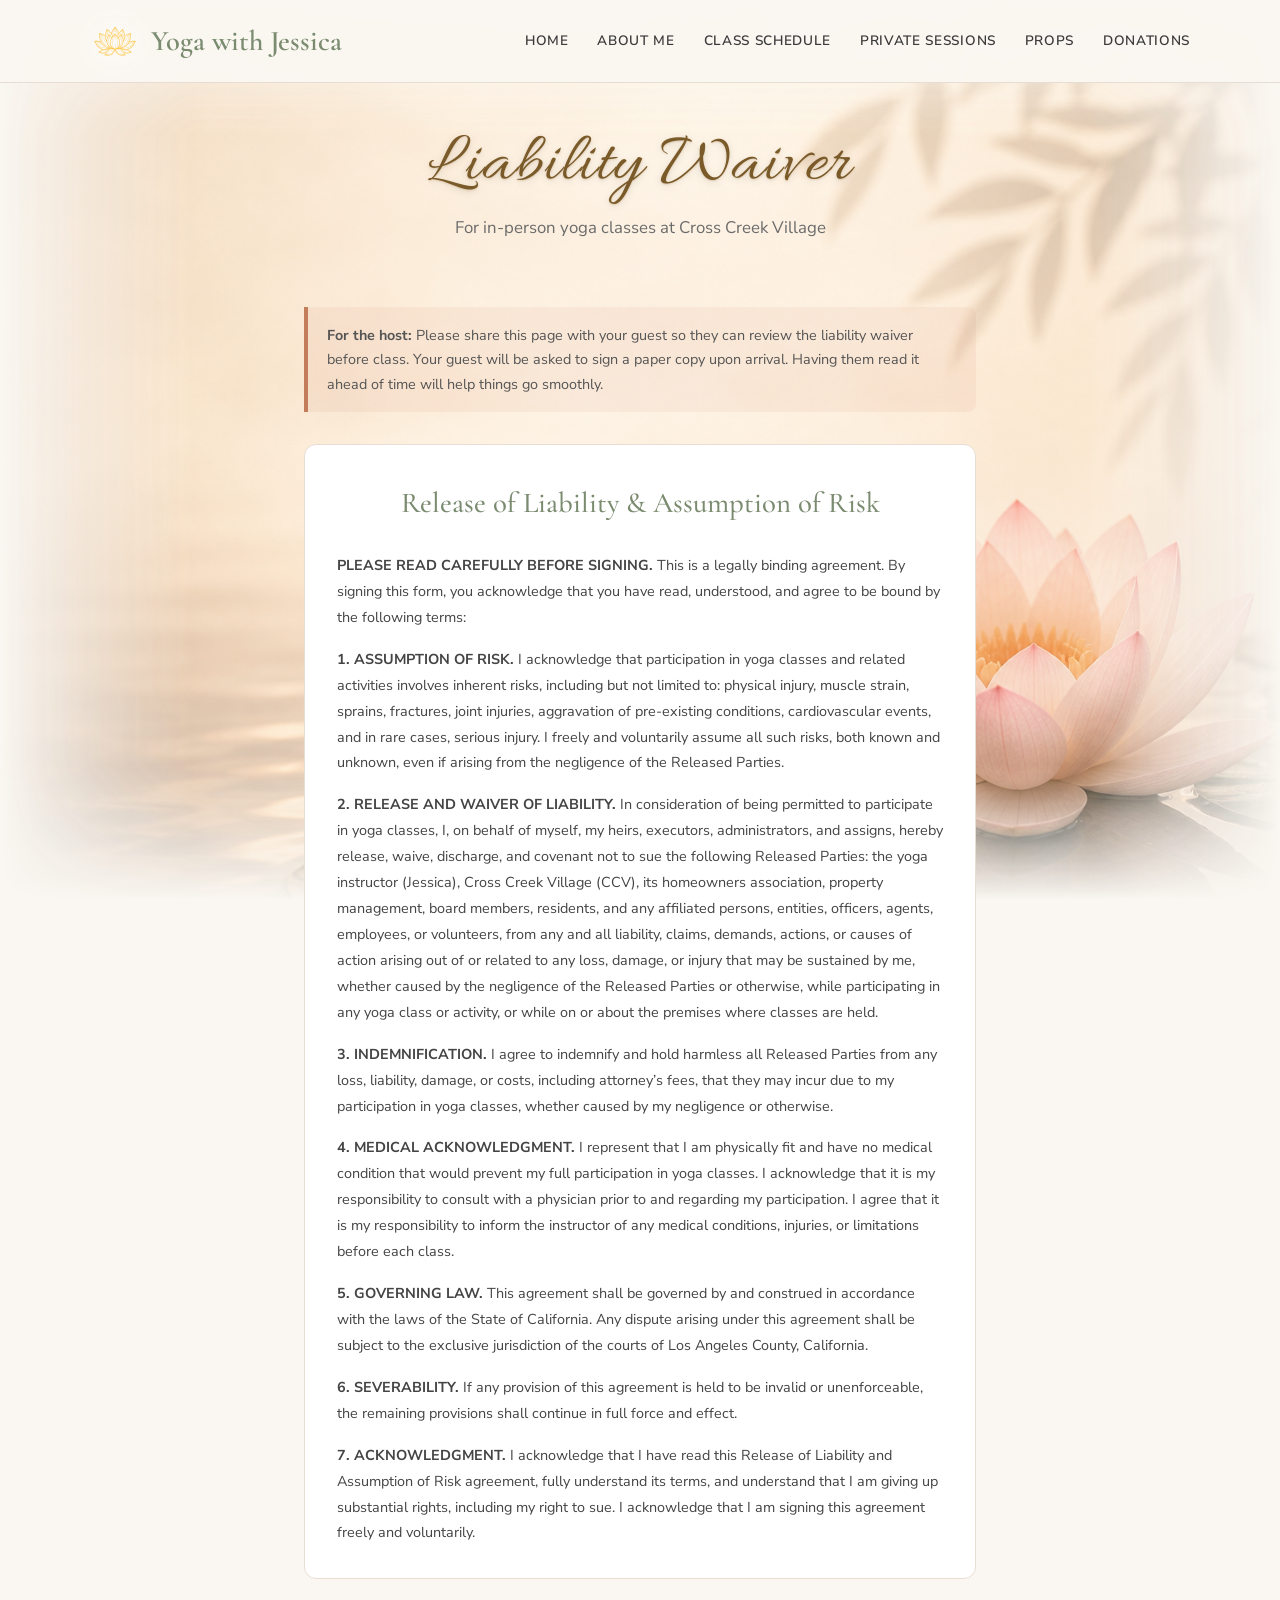
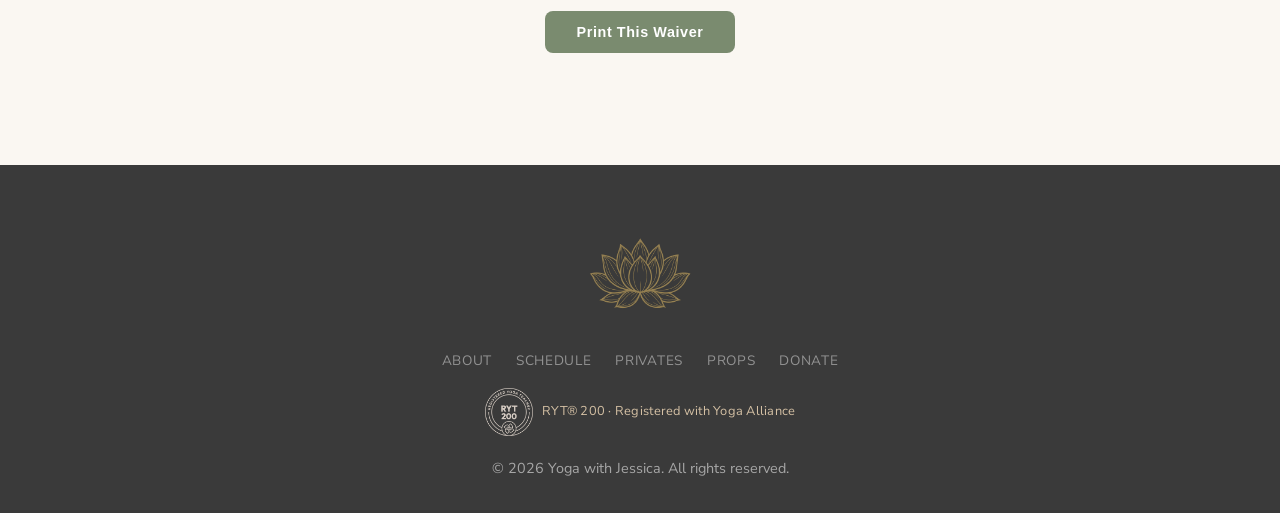
<file: waiver.html>
<!DOCTYPE html>
<html lang="en">
<head>
  <!-- Google tag (gtag.js) -->
  <script async src="https://www.googletagmanager.com/gtag/js?id=G-NVBH3J0L7M"></script>
  <script>
    window.dataLayer = window.dataLayer || [];
    function gtag(){dataLayer.push(arguments);}
    gtag('js', new Date());
    gtag('config', 'G-NVBH3J0L7M');
  </script>
  <meta charset="UTF-8" />
  <meta name="viewport" content="width=device-width, initial-scale=1.0" />
  <meta name="description" content="Liability waiver for yoga classes with Jessica." />
  <meta property="og:type" content="website" />
  <meta property="og:url" content="https://yogawithjessica.com/waiver.html" />
  <meta property="og:title" content="Liability Waiver | Yoga with Jessica" />
  <meta property="og:description" content="Liability waiver for yoga classes with Jessica." />
  <meta property="og:image" content="https://yogawithjessica.com/og-image.jpg" />
  <meta property="og:image:width" content="1200" />
  <meta property="og:image:height" content="630" />
  <meta name="twitter:card" content="summary_large_image" />
  <meta name="twitter:title" content="Liability Waiver | Yoga with Jessica" />
  <meta name="twitter:description" content="Liability waiver for yoga classes with Jessica." />
  <meta name="twitter:image" content="https://yogawithjessica.com/og-image.jpg" />
  <title>Liability Waiver | Yoga with Jessica</title>
  <link rel="icon" type="image/png" href="lotus.png" />
  <link rel="preconnect" href="https://fonts.googleapis.com" />
  <link href="https://fonts.googleapis.com/css2?family=Allura&family=Cormorant+Garamond:ital,wght@0,400;0,500;0,600;1,400&family=Nunito+Sans:wght@400;600;700&display=swap" rel="stylesheet" />
  <link rel="stylesheet" href="styles.css" />
  <style>
    .waiver-content {
      max-width: 720px;
      margin: 0 auto;
      padding: 2rem 1.5rem;
    }
    .waiver-content h2 {
      font-family: var(--font-heading);
      font-size: 1.8rem;
      color: var(--olive);
      margin-bottom: 1.5rem;
      text-align: center;
    }
    .waiver-content .waiver-notice {
      background: rgba(196,120,90,.08);
      border-left: 4px solid var(--terracotta);
      padding: 1rem 1.2rem;
      border-radius: 0 8px 8px 0;
      margin-bottom: 2rem;
      font-size: .9rem;
      color: #555;
      line-height: 1.7;
    }
    .waiver-content .waiver-text {
      background: var(--white);
      border: 1px solid var(--sand);
      border-radius: 12px;
      padding: 2rem;
      font-size: .9rem;
      line-height: 1.8;
      color: #444;
    }
    .waiver-content .waiver-text p {
      margin-bottom: 1rem;
    }
    .waiver-content .waiver-text p:last-child {
      margin-bottom: 0;
    }
    .waiver-print {
      text-align: center;
      margin-top: 2rem;
    }
    .waiver-print button {
      background: var(--olive);
      color: var(--white);
      border: none;
      padding: .8rem 2rem;
      border-radius: 8px;
      font-size: .9rem;
      font-weight: 600;
      letter-spacing: .04em;
      cursor: pointer;
      transition: background .2s;
    }
    .waiver-print button:hover {
      background: var(--olive-dk);
    }
    @media print {
      .nav, .footer, .page-header, .waiver-notice, .waiver-print { display: none !important; }
      .waiver-content { padding: 0; }
      .waiver-content h2 { font-size: 1.4rem; color: #000; }
      .waiver-content .waiver-text { border: none; padding: 0; font-size: .85rem; }
    }
    @media (max-width: 768px) {
      .waiver-content { padding: 1.5rem 1rem; }
      .waiver-content .waiver-text { padding: 1.2rem; }
    }
  </style>
  <link rel="stylesheet" href="preview-styles.css" />
</head>
<body>

  <!-- Faded pink lotus background (preview) -->
  <div class="bg-pink-lotus" aria-hidden="true"></div>

  <!-- Navigation -->
  <nav class="nav">
    <div class="container">
      <a href="index.html" class="nav__logo">
        <img src="lotus.png" alt="" class="nav__logo-img" />
        Yoga with Jessica
      </a>
      <button class="nav__toggle" aria-label="Toggle menu">
        <span></span><span></span><span></span>
      </button>
      <ul class="nav__links">
        <li><a href="index.html">Home</a></li>
        <li><a href="about.html">About Me</a></li>
        <li><a href="schedule.html">Class Schedule</a></li>
        <li><a href="privates.html">Private Sessions</a></li>
        <li><a href="props.html">Props</a></li>
        <li><a href="donations.html">Donations</a></li>
      </ul>
    </div>
  </nav>

  <!-- Page header -->
  <header class="page-header">
    <div class="bg-art">
      <svg viewBox="0 0 1440 300" preserveAspectRatio="xMidYMid slice" style="width:100%;height:100%;top:0;left:0;">
        <path d="M0,80 C240,40 480,120 720,70 C960,20 1200,100 1440,60" stroke="#7a8b6f" stroke-width="3" fill="none" opacity=".4"/>
        <path d="M0,120 C200,80 440,160 680,110 C920,60 1160,140 1440,100" stroke="#7a8b6f" stroke-width="2.5" fill="none" opacity=".35"/>
        <path d="M0,160 C280,130 520,200 760,150 C1000,100 1240,170 1440,140" stroke="#c4a882" stroke-width="2" fill="none" opacity=".35"/>
        <path d="M0,100 C300,70 500,150 750,100 C1000,50 1200,120 1440,90 L1440,300 L0,300 Z" fill="#7a8b6f" opacity=".12"/>
      </svg>
    </div>
    <div class="container">
      <h1>Liability Waiver</h1>
      <p class="subtitle">For in-person yoga classes at Cross Creek Village</p>
    </div>
  </header>

  <!-- Waiver Content -->
  <section class="section">
    <div class="bg-art">
      <svg viewBox="0 0 1440 900" preserveAspectRatio="xMidYMid slice" style="width:100%;height:100%;top:0;left:0;">
        <path d="M0,200 C360,150 720,280 1080,200 S1440,120 1800,200" stroke="#7a8b6f" stroke-width="2" fill="none" opacity=".25"/>
        <path d="M-100,400 C260,350 620,480 980,400 S1340,320 1700,400" stroke="#c4a882" stroke-width="1.5" fill="none" opacity=".2"/>
      </svg>
    </div>

    <div class="waiver-content">

      <div class="waiver-notice">
        <strong>For the host:</strong> Please share this page with your guest so they can review the liability waiver before class. Your guest will be asked to sign a paper copy upon arrival. Having them read it ahead of time will help things go smoothly.
      </div>

      <div class="waiver-text">
        <h2>Release of Liability &amp; Assumption of Risk</h2>

        <p><strong>PLEASE READ CAREFULLY BEFORE SIGNING.</strong> This is a legally binding agreement. By signing this form, you acknowledge that you have read, understood, and agree to be bound by the following terms:</p>

        <p><strong>1. ASSUMPTION OF RISK.</strong> I acknowledge that participation in yoga classes and related activities involves inherent risks, including but not limited to: physical injury, muscle strain, sprains, fractures, joint injuries, aggravation of pre-existing conditions, cardiovascular events, and in rare cases, serious injury. I freely and voluntarily assume all such risks, both known and unknown, even if arising from the negligence of the Released Parties.</p>

        <p><strong>2. RELEASE AND WAIVER OF LIABILITY.</strong> In consideration of being permitted to participate in yoga classes, I, on behalf of myself, my heirs, executors, administrators, and assigns, hereby release, waive, discharge, and covenant not to sue the following Released Parties: the yoga instructor (Jessica), Cross Creek Village (CCV), its homeowners association, property management, board members, residents, and any affiliated persons, entities, officers, agents, employees, or volunteers, from any and all liability, claims, demands, actions, or causes of action arising out of or related to any loss, damage, or injury that may be sustained by me, whether caused by the negligence of the Released Parties or otherwise, while participating in any yoga class or activity, or while on or about the premises where classes are held.</p>

        <p><strong>3. INDEMNIFICATION.</strong> I agree to indemnify and hold harmless all Released Parties from any loss, liability, damage, or costs, including attorney&rsquo;s fees, that they may incur due to my participation in yoga classes, whether caused by my negligence or otherwise.</p>

        <p><strong>4. MEDICAL ACKNOWLEDGMENT.</strong> I represent that I am physically fit and have no medical condition that would prevent my full participation in yoga classes. I acknowledge that it is my responsibility to consult with a physician prior to and regarding my participation. I agree that it is my responsibility to inform the instructor of any medical conditions, injuries, or limitations before each class.</p>

        <p><strong>5. GOVERNING LAW.</strong> This agreement shall be governed by and construed in accordance with the laws of the State of California. Any dispute arising under this agreement shall be subject to the exclusive jurisdiction of the courts of Los Angeles County, California.</p>

        <p><strong>6. SEVERABILITY.</strong> If any provision of this agreement is held to be invalid or unenforceable, the remaining provisions shall continue in full force and effect.</p>

        <p><strong>7. ACKNOWLEDGMENT.</strong> I acknowledge that I have read this Release of Liability and Assumption of Risk agreement, fully understand its terms, and understand that I am giving up substantial rights, including my right to sue. I acknowledge that I am signing this agreement freely and voluntarily.</p>
      </div>

      <div class="waiver-print">
        <button onclick="window.print()">Print This Waiver</button>
      </div>

    </div>
  </section>

  <!-- Footer -->
  <footer class="footer">
    <div class="container">
      <img class="footer__lotus" src="lotus.png" alt="" />
      <div class="footer__links">
        <a href="about.html">About</a>
        <a href="schedule.html">Schedule</a>
        <a href="privates.html">Privates</a>
        <a href="props.html">Props</a>
        <a href="donations.html">Donate</a>
      </div>
      <a class="footer__cert" href="https://app.yogaalliance.org/teacherpublicprofile?id=0033g0000056z5HAAQ" target="_blank" rel="noopener">
        <img src="ryt200-cream.png" alt="Yoga Alliance RYT 200 certified" class="footer__cert-badge" />
        <span>RYT&reg; 200 &middot; Registered with Yoga Alliance</span>
      </a>
      <p class="footer__copy">&copy; 2026 Yoga with Jessica. All rights reserved.</p>
    </div>
  </footer>

  <script>
    const toggle = document.querySelector('.nav__toggle');
    const links = document.querySelector('.nav__links');
    if (toggle && links) {
      toggle.addEventListener('click', () => {
        links.classList.toggle('open');
        toggle.classList.toggle('active');
      });
    }
  </script>
</body>
</html>
</file>
<file: styles.css>
/* ========== Reset & Base ========== */
*, *::before, *::after { box-sizing: border-box; margin: 0; padding: 0; }

:root {
  --cream:    #faf7f2;
  --cream-dk: #f3ede4;
  --sand:     #e8ddd3;
  --sand-dk:  #d9cbb8;
  --olive:    #7a8b6f;
  --olive-lt: #96a88b;
  --olive-dk: #5c6b52;
  --charcoal: #3a3a3a;
  --warm:     #c4a882;
  --warm-lt:  #d4c0a4;
  --warm-dk:  #a68a64;
  --terracotta: #c47d5a;
  --white:    #ffffff;
  --font-heading: 'Cormorant Garamond', Georgia, serif;
  --font-body:    'Nunito Sans', 'Segoe UI', sans-serif;
}

html { scroll-behavior: smooth; overflow-x: clip; }

body {
  font-family: var(--font-body);
  color: var(--charcoal);
  background: var(--cream);
  line-height: 1.7;
  font-size: 16px;
  overflow-x: clip;
}

img { max-width: 100%; display: block; }
a   { color: var(--olive); text-decoration: none; transition: color .2s; }
a:hover { color: var(--olive-dk); }

/* ========== Typography ========== */
h1, h2, h3 { font-family: var(--font-heading); font-weight: 500; color: var(--charcoal); }
h1 { font-size: clamp(2.2rem, 5vw, 3.6rem); line-height: 1.15; }
h2 { font-size: clamp(1.6rem, 3.5vw, 2.4rem); margin-bottom: .6em; }
h3 { font-size: 1.3rem; margin-bottom: .4em; }

/* ========== Layout helpers ========== */
.container { width: min(1100px, 90%); margin-inline: auto; }
.section   { padding: 5rem 0; position: relative; overflow: hidden; }
.section--alt { background: var(--sand); }

/* ========== Decorative SVG elements ========== */
.decor-lotus { display: block; margin: 0 auto; opacity: .55; }
.decor-lotus--sm { width: 48px; height: 48px; }
.decor-lotus--md { width: 80px; height: 80px; }
.decor-lotus--lg { width: 120px; height: 120px; }

.decor-divider {
  display: block; width: 100%; height: 60px;
  margin: -1px 0; position: relative; z-index: 2;
}

.decor-mandala {
  position: absolute; opacity: .04; pointer-events: none; z-index: 0;
}
.decor-mandala--left  { left: -120px; top: 50%; transform: translateY(-50%); }
.decor-mandala--right { right: -120px; top: 50%; transform: translateY(-50%); }

.decor-branch {
  position: absolute; opacity: .06; pointer-events: none;
}

/* ========== Navigation ========== */
.nav {
  position: sticky; top: 0; z-index: 100;
  background: rgba(250,247,242,.95);
  backdrop-filter: blur(10px);
  border-bottom: 1px solid var(--sand);
}
.nav .container {
  display: flex; align-items: center; justify-content: space-between;
  padding: 1rem 0;
}
.nav__logo {
  font-family: var(--font-heading);
  font-size: 1.5rem; font-weight: 600;
  color: var(--olive);
  display: flex; align-items: center; gap: .5rem;
}
.nav__logo svg, .nav__logo-img { width: 28px; height: 28px; }
.nav__links { display: flex; gap: 1.8rem; list-style: none; }
.nav__links a {
  font-size: .85rem; font-weight: 600; letter-spacing: .05em;
  text-transform: uppercase; color: var(--charcoal);
  position: relative; padding-bottom: 2px;
}
.nav__links a::after {
  content: ''; position: absolute; bottom: -2px; left: 0;
  width: 0; height: 2px; background: var(--olive);
  transition: width .3s ease;
}
.nav__links a:hover::after,
.nav__links a.active::after { width: 100%; }
.nav__links a:hover,
.nav__links a.active { color: var(--olive); }

/* hamburger */
.nav__toggle { display: none; background: none; border: none; cursor: pointer; }
.nav__toggle span {
  display: block; width: 24px; height: 2px; background: var(--charcoal);
  margin: 5px 0; transition: .3s;
}

@media (max-width: 768px) {
  .nav__toggle { display: block; position: relative; z-index: 10000; }
  .nav__links {
    position: fixed; top: 0; left: 0;
    width: 100%; height: 100vh; height: 100dvh;
    background: #f8f6f1; /* solid fallback */
    flex-direction: column; align-items: center; justify-content: center;
    gap: 2rem; transform: translateX(100%); transition: transform .35s;
    z-index: 9999;
    margin: 0; padding: 0;
    box-sizing: border-box;
  }
  .nav__links.open { transform: translateX(0); }
  .nav__links a { font-size: 1.2rem; }
}

/* ========== Hero ========== */
.hero {
  min-height: 85vh;
  display: flex; align-items: center; justify-content: center;
  text-align: center;
  background:
    radial-gradient(ellipse at 20% 80%, rgba(122,139,111,.08) 0%, transparent 50%),
    radial-gradient(ellipse at 80% 20%, rgba(196,168,130,.1) 0%, transparent 50%),
    linear-gradient(160deg, var(--cream) 30%, var(--cream-dk) 70%, var(--sand) 100%);
  padding: 4rem 1rem;
  position: relative; overflow: hidden;
}
.hero__bg-art {
  position: absolute; inset: 0; pointer-events: none; overflow: hidden;
}
.hero__bg-art svg, .hero__bg-art img { position: absolute; }

.hero__inner { max-width: 700px; position: relative; z-index: 1; }
.hero__tagline {
  font-family: var(--font-heading);
  font-size: clamp(1rem, 2vw, 1.25rem);
  color: var(--olive);
  letter-spacing: .15em;
  text-transform: uppercase;
  margin-bottom: 1rem;
  display: flex; align-items: center; justify-content: center; gap: .8rem;
}
.hero__tagline svg { width: 20px; height: 20px; opacity: .6; }
.hero__tagline::before,
.hero__tagline::after {
  content: ''; width: 40px; height: 1px; background: var(--olive); opacity: .4;
}
.hero h1 { margin-bottom: 1.2rem; }
.hero p  { font-size: 1.1rem; color: #6b6b6b; max-width: 520px; margin: 0 auto 2rem; }

.hero__buttons {
  display: flex; gap: 1rem; justify-content: center; flex-wrap: wrap;
}

.hero__photo-placeholder {
  width: 280px; height: 280px;
  margin: 2.5rem auto 0;
  border-radius: 50%;
  border: 3px dashed var(--warm);
  display: flex; align-items: center; justify-content: center;
  color: var(--warm); font-size: .9rem; text-align: center; padding: 1rem;
  background: rgba(196,168,130,.08);
  position: relative;
}
.hero__photo-placeholder::before {
  content: ''; position: absolute; inset: -12px;
  border-radius: 50%; border: 1px solid rgba(196,168,130,.2);
}

/* ========== Buttons ========== */
.btn {
  display: flex !important; align-items: center !important; justify-content: center !important;
  width: fit-content; margin-left: auto; margin-right: auto;
  padding: .85rem 2rem;
  border-radius: 50px; font-weight: 700; font-size: .9rem;
  line-height: 1 !important; letter-spacing: .06em; text-transform: uppercase;
  transition: all .3s ease;
}
.btn:hover { transform: translateY(-2px); }
.btn--primary {
  background: var(--olive); color: var(--white);
  box-shadow: 0 4px 15px rgba(122,139,111,.3);
}
.btn--primary:hover {
  background: var(--olive-dk); color: var(--white);
  box-shadow: 0 6px 20px rgba(122,139,111,.4);
}
.btn--outline {
  border: 2px solid var(--olive); color: var(--olive);
}
.btn--outline:hover { background: var(--olive); color: var(--white); }

/* ========== Section headings with ornament ========== */
.section-heading {
  text-align: center; margin-bottom: 2.5rem;
}
.section-heading h2 { margin-bottom: .3rem; }
.section-heading__ornament {
  display: flex; align-items: center; justify-content: center; gap: .8rem;
  margin-top: .5rem;
}
.section-heading__ornament::before,
.section-heading__ornament::after {
  content: ''; width: 50px; height: 1px; background: var(--warm);
}
.section-heading__ornament svg { width: 24px; height: 24px; opacity: .3; }

/* ========== Cards ========== */
.card {
  background: var(--white);
  border-radius: 12px;
  padding: 2rem;
  box-shadow: 0 2px 20px rgba(0,0,0,.04);
  transition: transform .3s ease, box-shadow .3s ease;
  border: 1px solid rgba(232,221,211,.5);
}
.card:hover {
  transform: translateY(-4px);
  box-shadow: 0 12px 35px rgba(0,0,0,.07);
}

/* ========== Feature cards (home) ========== */
.features-grid {
  display: grid; grid-template-columns: repeat(auto-fit, minmax(280px, 1fr));
  gap: 1.5rem;
}
.feature-card {
  text-align: center; padding: 2.5rem 2rem;
  position: relative;
}
.feature-card__icon {
  width: 56px; height: 56px; margin: 0 auto 1.2rem;
  border-radius: 50%; background: rgba(122,139,111,.1);
  display: flex; align-items: center; justify-content: center;
}
.feature-card__icon svg { width: 28px; height: 28px; color: var(--olive); }
.feature-card h3 { font-size: 1.2rem; }
.feature-card p { color: #555; font-size: .95rem; }

/* ========== Schedule ========== */
.schedule-grid { display: grid; gap: 1.5rem; }
.schedule-card {
  display: grid;
  grid-template-columns: auto 1fr auto;
  gap: 1.2rem;
  align-items: center;
  padding: 1.5rem 2rem;
}
.schedule-card__icon {
  flex-shrink: 0; width: 48px; height: 48px; border-radius: 50%;
  background: linear-gradient(135deg, var(--olive), var(--olive-dk));
  color: var(--white);
  display: flex; align-items: center; justify-content: center;
  font-size: 1.2rem;
  box-shadow: 0 4px 12px rgba(92,107,82,.25);
}
.schedule-card__details h3 { margin-bottom: .15rem; font-size: 1.15rem; }
.schedule-card__details p  { color: #6b6b6b; font-size: .9rem; margin: 0; }
.schedule-card__tag {
  display: inline-block; margin-top: .3rem;
  background: rgba(122,139,111,.1); padding: .2rem .6rem;
  border-radius: 20px; font-size: .75rem; font-weight: 600; color: var(--olive-dk);
  border: 1px solid rgba(122,139,111,.2);
}
.schedule-card__tag--zoom {
  background: rgba(74,114,163,.1); color: #3d6ba3;
  border-color: rgba(74,114,163,.25);
}
.schedule-card__action {
  display: flex; align-items: center; justify-content: center;
  flex-shrink: 0;
}
/* Props shown as an inline comma-separated line */
.schedule-card__props {
  grid-column: 1 / -1;
  margin-top: 0; padding-top: .6rem;
  border-top: 1px solid var(--sand);
}
.schedule-card__props h4 {
  font-family: var(--font-heading);
  font-size: .85rem; font-weight: 600;
  color: var(--olive-dk); margin-bottom: 0;
  display: inline;
}
.schedule-card__props ul {
  list-style: none; padding: 0; display: inline;
}
.schedule-card__props li {
  font-size: .82rem; color: #666;
  display: inline;
}
.schedule-card__props li + li::before {
  content: ' · '; color: var(--warm);
}
@media (max-width: 600px) {
  .schedule-card {
    grid-template-columns: auto 1fr;
  }
  .schedule-card__action {
    grid-column: 1 / -1;
    justify-content: flex-start;
  }
}

/* ========== Props ========== */
.props-grid {
  display: grid; grid-template-columns: repeat(auto-fill, minmax(300px, 1fr));
  gap: 2rem;
}
.prop-card { overflow: hidden; padding: 0; }
.prop-card img {
  width: 100%; height: 220px; object-fit: cover;
  transition: transform .4s ease;
}
.prop-card:hover img { transform: scale(1.05); }
.prop-card__body { padding: 1.5rem 2rem 2rem; }
.prop-card__body h3 { color: var(--olive-dk); }
.prop-card__body p  { font-size: .95rem; color: #555; }

/* ========== About ========== */
.about-layout {
  display: grid; grid-template-columns: 1fr 1fr; gap: 3rem; align-items: start;
}
.about-photo-placeholder {
  width: 100%; aspect-ratio: 3/4;
  border-radius: 12px;
  border: 3px dashed var(--warm);
  display: flex; align-items: center; justify-content: center;
  color: var(--warm); font-size: .9rem; text-align: center; padding: 2rem;
  background: rgba(196,168,130,.06);
  position: relative;
}
.about-text p { margin-bottom: 1.2rem; color: #555; }
.about-text p:first-of-type::first-letter {
  font-family: var(--font-heading);
  font-size: 3.4rem; float: left; line-height: .8;
  margin-right: .15em; color: var(--olive);
  font-weight: 600;
}

@media (max-width: 768px) {
  .about-layout { grid-template-columns: 1fr; }
}

/* ========== Donations ========== */
.donate-intro { max-width: 640px; margin: 0 auto 2.5rem; text-align: center; }
.donate-intro p { color: #555; font-size: 1.05rem; }
.donate-buttons { display: flex; gap: 1rem; justify-content: center; flex-wrap: wrap; }
.donate-btn {
  display: inline-flex; align-items: center; gap: .6rem;
  padding: 1rem 2.2rem; border-radius: 50px;
  font-weight: 700; font-size: 1rem;
  transition: all .3s ease;
}
.donate-btn:hover {
  transform: translateY(-3px);
  box-shadow: 0 8px 25px rgba(0,0,0,.15);
}
.donate-btn--paypal  { background: #0070ba; color: var(--white); }
.donate-btn--paypal:hover  { color: var(--white); }
.donate-btn--venmo   { background: #008CFF; color: var(--white); }
.donate-btn--venmo:hover   { color: var(--white); }
.donate-btn svg { width: 24px; height: 24px; fill: currentColor; }

.donate-note {
  text-align: center; margin-top: 2rem;
  font-size: .9rem; color: #888;
  font-style: italic;
}

/* ========== Footer ========== */
.footer {
  background: var(--charcoal); color: rgba(255,255,255,.55);
  padding: 3rem 0; text-align: center; font-size: .9rem;
  position: relative;
}
.footer a { color: var(--warm-lt); }
.footer__lotus { display: block; margin: 0 auto 1rem; opacity: .55; width: 120px; height: 120px; }
.footer__links {
  display: flex; justify-content: center; gap: 1.5rem;
  margin-bottom: 1rem; flex-wrap: wrap;
}
.footer__links a {
  font-size: .85rem; text-transform: uppercase; letter-spacing: .05em;
  color: rgba(255,255,255,.45);
}
.footer__links a:hover { color: var(--warm-lt); }
.footer__cert {
  display: inline-flex; align-items: center; gap: .6rem;
  margin-bottom: 1.25rem; text-decoration: none;
  color: rgba(255,255,255,.55); font-size: .8rem; letter-spacing: .02em;
  transition: color .2s ease, opacity .2s ease;
}
.footer__cert:hover { color: rgba(255,255,255,.8); }
.footer__cert-badge { width: 48px; height: auto; opacity: .9; }
.footer__cert:hover .footer__cert-badge { opacity: 1; }

/* ========== Credentials (about page) ========== */
.credential-card {
  display: flex; align-items: center; gap: 1.5rem;
  max-width: 560px; margin: 1.5rem auto 0;
  padding: 1.25rem 1.75rem;
  background: var(--white); border-radius: 14px;
  border: 1px solid var(--sand);
  box-shadow: 0 2px 14px rgba(0,0,0,.08);
  text-decoration: none; color: inherit;
  transition: transform .2s ease, box-shadow .2s ease;
}
.credential-card:hover {
  transform: translateY(-2px);
  box-shadow: 0 6px 22px rgba(0,0,0,.12);
}
.credential-badge { width: 120px; height: auto; flex-shrink: 0; }
.credential-title {
  font-family: var(--font-heading); color: var(--charcoal);
  font-size: 1.4rem; font-weight: 600; margin: 0 0 .35rem;
}
.credential-sub { color: #6b6b6b; font-size: .95rem; line-height: 1.6; margin: 0; }
.credential-link { color: var(--olive); font-weight: 700; white-space: nowrap; }
@media (max-width: 560px) {
  .credential-card { flex-direction: column; text-align: center; gap: 1rem; padding: 1.5rem; }
  .credential-badge { width: 130px; }
}

/* ========== Page header (inner pages) ========== */
.page-header {
  padding: 5rem 0 3.5rem;
  text-align: center;
  background:
    radial-gradient(ellipse at 30% 70%, rgba(122,139,111,.06) 0%, transparent 50%),
    radial-gradient(ellipse at 70% 30%, rgba(196,168,130,.08) 0%, transparent 50%),
    linear-gradient(160deg, var(--cream) 30%, var(--sand) 100%);
  position: relative; overflow: hidden;
}
.page-header__ornament {
  display: flex; align-items: center; justify-content: center; gap: .6rem;
  margin-top: .8rem;
}
.page-header__ornament::before,
.page-header__ornament::after {
  content: ''; width: 40px; height: 1px; background: var(--warm); opacity: .5;
}
.page-header__ornament svg { width: 20px; height: 20px; opacity: .25; }
.page-header p {
  color: #6b6b6b; font-size: 1.05rem; max-width: 560px; margin: .8rem auto 0;
}

/* ========== Privates ========== */
.privates-card {
  padding: 3rem; position: relative;
}
.privates-card::before {
  content: ''; position: absolute; top: 0; left: 0; right: 0; height: 4px;
  background: linear-gradient(90deg, var(--olive), var(--warm), var(--olive));
  border-radius: 12px 12px 0 0;
}

/* ========== Contact card ========== */
.contact-card {
  border-top: 3px solid var(--olive);
  text-align: center;
}

/* ========== Quote / pullout ========== */
.pullquote {
  font-family: var(--font-heading);
  font-size: clamp(1.3rem, 2.5vw, 1.7rem);
  font-style: italic;
  color: var(--olive-dk);
  text-align: center;
  max-width: 600px; margin: 2rem auto;
  padding: 2rem 0;
  position: relative;
}
.pullquote::before {
  content: '\201C'; font-size: 4rem;
  position: absolute; top: -.2rem; left: 50%; transform: translateX(-50%);
  color: var(--warm); opacity: .3; font-style: normal;
  line-height: 1;
}

/* ========== Wave dividers ========== */
.wave-divider { display: block; width: 100%; line-height: 0; }
.wave-divider svg { display: block; width: 100%; height: auto; }
.wave-divider--flip { transform: scaleY(-1); }

/* ========== Gallery ========== */
.gallery-grid {
  display: grid;
  grid-template-columns: repeat(auto-fill, minmax(240px, 1fr));
  gap: 1.5rem;
}

/* ========== Full-page background art ========== */
.bg-art {
  position: absolute; inset: 0; pointer-events: none; overflow: hidden; z-index: 0;
}
.bg-art svg, .bg-art img {
  position: absolute;
}

/* Hero: large flowing water + mandala */
.hero { position: relative; }
.hero > *:not(.bg-art) { position: relative; z-index: 1; }
.hero .bg-art { opacity: 1; }

/* Page headers: scroll normally with header content */
.page-header { position: relative; }
.page-header > *:not(.bg-art) { position: relative; z-index: 1; }

/* Section backgrounds: FIXED parallax - bg stays still, content scrolls over it */
.section { position: relative; overflow: hidden; }
.section > *:not(.bg-art):not(.decor-mandala) { position: relative; z-index: 1; }
.section > .bg-art {
  position: fixed;
  top: 0; left: 0; width: 100%; height: 100vh;
  z-index: 0;
}
/* Clip the fixed bg to the section bounds so it doesn't bleed out */
.section { clip-path: inset(0); }

/* Footer water */
.footer { position: relative; overflow: hidden; }
.footer > *:not(.bg-art) { position: relative; z-index: 1; }

/* ========== Utilities ========== */
.text-center { text-align: center; }
.mt-1 { margin-top: 1rem; }
.mt-2 { margin-top: 2rem; }
.mb-2 { margin-bottom: 2rem; }
.relative { position: relative; }

/* ==========================================================
   RESPONSIVE — Tablet (≤ 1024px)
   ========================================================== */
@media (max-width: 1024px) {
  .hero { min-height: 70vh; padding: 3rem 1rem; }
  .hero__photo-placeholder { width: 220px; height: 220px; }
  .section { padding: 3.5rem 0; }
  .page-header { padding: 3.5rem 0 2.5rem; }
  .privates-card { padding: 2rem; }
  .props-grid { grid-template-columns: repeat(auto-fill, minmax(250px, 1fr)); gap: 1.5rem; }
}

/* ==========================================================
   RESPONSIVE — Mobile (≤ 768px)
   ========================================================== */
@media (max-width: 768px) {
  body { font-size: 15px; }

  .container { width: 92%; }
  .section { padding: 2.5rem 0; }
  .page-header { padding: 3rem 0 2rem; }

  /* Hero */
  .hero { min-height: auto; padding: 3rem 1rem 2.5rem; }
  .hero__inner { max-width: 100%; }
  .hero p { font-size: 1rem; }
  .hero__photo-placeholder { width: 180px; height: 180px; }
  .hero__buttons { flex-direction: column; align-items: center; }
  .hero__buttons .btn { width: 100% !important; max-width: 280px; text-align: center; }

  /* Buttons — larger tap targets */
  .btn { padding: .9rem 1.8rem; font-size: .85rem; }

  /* Feature cards */
  .features-grid { grid-template-columns: 1fr; gap: 1rem; }
  .feature-card { padding: 1.8rem 1.5rem; }

  /* Schedule cards — stack vertically */
  .schedule-card { padding: 1.2rem 1.2rem; gap: .8rem; }
  .schedule-card__icon { width: 40px; height: 40px; }
  .schedule-card__details h3 { font-size: 1rem; }
  .schedule-card__details p { font-size: .82rem; }

  /* Props grid */
  .props-grid { grid-template-columns: 1fr; gap: 1.2rem; }
  .prop-card img { height: 180px; }
  .prop-card__body { padding: 1rem 1.2rem 1.2rem; }

  /* About layout */
  .about-layout { gap: 2rem; }
  .about-text p:first-of-type::first-letter { font-size: 2.6rem; }

  /* Pullquote */
  .pullquote { padding: 1.5rem 0; }
  .pullquote::before { font-size: 3rem; }

  /* Page header subtitle */
  .page-header p { font-size: .95rem; }

  /* Gallery */
  .gallery-grid { grid-template-columns: 1fr; gap: 1rem; }

  /* Footer */
  .footer { padding: 2rem 0; }
  .footer__links { gap: 1rem; }
  .footer__links a { font-size: .78rem; }

  /* Donation buttons */
  .donate-buttons { flex-direction: column; align-items: center; }

  /* Privates card */
  .privates-card { padding: 1.5rem; }

  /* Cards — reduce padding */
  .card { padding: 1.5rem; }

  /* Keep parallax fixed backgrounds on mobile too */
  .section > .bg-art {
    position: fixed;
    top: 0; left: 0; width: 100%; height: 100vh;
  }
  .section { clip-path: inset(0); }

  /* Background art — scale down decorative SVGs */
  .bg-art svg[style*="width:700px"],
  .bg-art svg[style*="width:450px"],
  .bg-art svg[style*="width:300px"],
  .bg-art img[style*="width:450px"],
  .bg-art img[style*="width:320px"] {
    display: none;
  }
}

/* ==========================================================
   RESPONSIVE — Small phones (≤ 480px)
   ========================================================== */
@media (max-width: 480px) {
  body { font-size: 14px; }
  .container { width: 94%; }

  h1 { font-size: clamp(1.6rem, 7vw, 2.2rem); }
  h2 { font-size: clamp(1.3rem, 5vw, 1.8rem); }
  h3 { font-size: 1.1rem; }

  .hero { padding: 2rem .8rem; }
  .hero p { font-size: .92rem; margin-bottom: 1.5rem; }
  .hero__photo-placeholder { width: 150px; height: 150px; font-size: .8rem; }
  .hero__tagline { font-size: .85rem; gap: .4rem; letter-spacing: .1em; }
  .hero__tagline::before,
  .hero__tagline::after { width: 25px; }

  .section { padding: 2rem 0; }
  .page-header { padding: 2.5rem 0 1.5rem; }

  /* Schedule cards — single column */
  .schedule-card {
    grid-template-columns: 1fr;
    text-align: center;
    gap: .6rem;
  }
  .schedule-card__icon { margin: 0 auto; width: 36px; height: 36px; }
  .schedule-card__action { justify-content: center; }

  /* Sign-up buttons on cards */
  .schedule-card .btn { width: 100%; text-align: center; }

  /* Prop cards */
  .prop-card img { height: 150px; }

  /* Footer links wrap */
  .footer__links { gap: .6rem .8rem; }
  .footer__links a { font-size: .72rem; }

  /* Cards */
  .card { padding: 1.2rem; border-radius: 10px; }

  /* Contact card */
  .contact-card { padding: 1.2rem; }
}

/* ==========================================================
   RESPONSIVE — Landscape phones
   ========================================================== */
@media (max-height: 500px) and (orientation: landscape) {
  .hero { min-height: auto; padding: 2rem 1rem; }
  .hero__photo-placeholder { display: none; }
  .page-header { padding: 2rem 0 1.5rem; }
}

/* ==========================================================
   Touch device improvements
   ========================================================== */
@media (hover: none) and (pointer: coarse) {
  /* Remove hover transform on cards for touch devices */
  .card:hover { transform: none; }
  .btn:hover { transform: none; }
  .prop-card:hover img { transform: none; }

  /* Larger tap targets for checkboxes */
  input[type="checkbox"] {
    min-width: 20px; min-height: 20px;
  }
}

/* ==========================================================
   Safe area insets (iPhone notch, etc.)
   ========================================================== */
@supports (padding: env(safe-area-inset-bottom)) {
  .nav .container {
    padding-left: env(safe-area-inset-left);
    padding-right: env(safe-area-inset-right);
  }
  .footer {
    padding-bottom: calc(2rem + env(safe-area-inset-bottom));
  }
  .nav__links.open {
    padding-top: env(safe-area-inset-top);
    padding-bottom: env(safe-area-inset-bottom);
  }
}
</file>
<file: preview-styles.css>
/* =========================================================
   PREVIEW ONLY — faded pink lotus background design system
   Shared across index.html, about.html, etc.
   ========================================================= */

@import url('https://fonts.googleapis.com/css2?family=Caveat:wght@500;600;700&display=swap');

/* Move the cream canvas color from body to html so the
   fixed lotus background isn't covered. */
html { background: #faf7f2; }
body { background: transparent !important; }

/* Strip page-specific gradient backgrounds so the pink lotus
   shows through behind the headlines. */
.hero { background: transparent !important; }
.page-header { background: transparent !important; }

/* ---------- Faded pink lotus full-page background ---------- */
.bg-pink-lotus {
  position: fixed;
  inset: 0;
  background-image: url('pinklotus.png');
  background-size: cover;
  background-position: center center;
  background-repeat: no-repeat;
  opacity: 0;
  z-index: -1;
  pointer-events: none;
  /* Rectangular vignette: two linear gradients (H + V) intersected so the
     visible region is a soft-edged rectangle rather than an oval */
  -webkit-mask-image:
    linear-gradient(to right,  transparent 0%, black 15%, black 85%, transparent 100%),
    linear-gradient(to bottom, transparent 0%, black 15%, black 85%, transparent 100%);
          mask-image:
    linear-gradient(to right,  transparent 0%, black 15%, black 85%, transparent 100%),
    linear-gradient(to bottom, transparent 0%, black 15%, black 85%, transparent 100%);
  -webkit-mask-composite: source-in;
          mask-composite: intersect;
  animation: pinkLotusFadeIn 3s ease-out 0.3s forwards;
}
@keyframes pinkLotusFadeIn {
  from { opacity: 0; }
  to   { opacity: 0.95; }
}
/* Skip the fade-in on inner pages (which use .page-header) — only the home page animates */
body:has(.page-header) .bg-pink-lotus {
  opacity: 0.95 !important;
  animation: none !important;
}
/* Mobile: show a featured portion of the lotus + leaves (experiment — easy to revert) */
@media (max-width: 768px) {
  .bg-pink-lotus {
    display: block !important;
    opacity: 0.55;
    background-size: cover;
    background-position: 90% center;     /* features the lotus on the right + leaf shadows */
    /* Lock the background size so it doesn't resize with the address bar
       showing/hiding (which would otherwise cause a zoom effect on scroll) */
    bottom: auto !important;
    height: 100vh !important;            /* fallback */
    height: 100lvh !important;           /* large viewport — stays put as URL bar collapses */
    /* Replace the rectangular vignette with a single soft radial fade */
    -webkit-mask-image: radial-gradient(ellipse at 50% 50%, black 30%, transparent 85%) !important;
            mask-image: radial-gradient(ellipse at 50% 50%, black 30%, transparent 85%) !important;
    -webkit-mask-composite: source-over !important;
            mask-composite: add !important;
  }
}

/* ---------- Elegant divider (replaces wave dividers) ---------- */
.elegant-divider {
  display: flex;
  align-items: center;
  justify-content: center;
  gap: 1rem;
  padding: 1rem 1rem;
  max-width: 500px;
  margin: 0 auto;
}
.elegant-divider__line { flex: 1; height: 1px; }
.elegant-divider__line:first-child {
  background: linear-gradient(90deg, transparent, rgba(196,168,130,0.55));
}
.elegant-divider__line:last-child {
  background: linear-gradient(90deg, rgba(196,168,130,0.55), transparent);
}
.elegant-divider__lotus {
  width: 22px; height: 22px; opacity: 0.85; flex-shrink: 0;
}

/* ---------- "What to Expect" section glow + frosted cards ---------- */
.section--alt {
  background: transparent !important;
  position: relative;
}
.section--alt::before {
  content: '';
  position: absolute;
  inset: 0;
  background:
    radial-gradient(ellipse at 15% 40%, rgba(196,168,130,0.18) 0%, transparent 50%),
    radial-gradient(ellipse at 85% 60%, rgba(122,139,111,0.12) 0%, transparent 50%);
  pointer-events: none;
  z-index: 0;
}
.section--alt > * { position: relative; z-index: 1; }
.section--alt .feature-card {
  background: rgba(255, 250, 244, 0.72) !important;
  backdrop-filter: blur(12px) saturate(120%);
  -webkit-backdrop-filter: blur(12px) saturate(120%);
  border: 1px solid rgba(196,168,130,0.25);
  box-shadow:
    0 12px 40px rgba(122,139,111,0.10),
    0 2px 8px rgba(0,0,0,0.04);
  transition: transform 0.35s ease, box-shadow 0.35s ease;
}
.section--alt .feature-card:hover {
  transform: translateY(-4px);
  box-shadow:
    0 18px 48px rgba(122,139,111,0.18),
    0 4px 12px rgba(0,0,0,0.06);
}

/* ---------- Hero typographic accent ---------- */
.hero h1 em {
  font-style: italic;
  font-weight: 400;
  background: linear-gradient(120deg, #c4a882 0%, #b89668 60%, #d4b893 100%);
  -webkit-background-clip: text;
          background-clip: text;
  -webkit-text-fill-color: transparent;
          color: transparent;
  letter-spacing: 0.01em;
}

/* ---------- Script accent (Allura) ---------- */
.script-accent {
  font-family: 'Allura', cursive;
  font-weight: 400;
  color: #7a5a28;          /* deeper gold/bronze — stands out from the cream + lotus */
  line-height: 1;
  text-shadow:
    0 2px 8px rgba(0, 0, 0, 0.12),
    0 1px 2px rgba(196, 168, 130, 0.45);
}
.welcome-section__accent {
  font-size: clamp(3.5rem, 7vw, 5rem);
  margin: 0 0 0.5rem;
  letter-spacing: 0.02em;
}

/* Match the welcome paragraph size to the hero paragraph at every breakpoint */
.welcome-section .container > p { font-size: 1.1rem !important; }
@media (max-width: 768px) {
  .welcome-section .container > p { font-size: 1rem !important; }
}
@media (max-width: 480px) {
  .welcome-section .container > p { font-size: 0.92rem !important; }
}

/* ---------- Page-header titles in Allura script (every page except home) ---------- */
.page-header h1 {
  font-family: 'Allura', cursive !important;
  font-size: clamp(3rem, 5.5vw, 4.5rem) !important;
  font-weight: 400 !important;
  color: #7a5a28 !important;
  line-height: 1 !important;
  letter-spacing: 0.02em;
  margin: 0 0 0.3rem !important;
  text-shadow:
    0 2px 8px rgba(0, 0, 0, 0.13),
    0 1px 2px rgba(196, 168, 130, 0.45);
}

/* ---------- Tighten spacing BELOW the fold only ---------- */
.welcome-section { padding: 2rem 1rem !important; }
.section--alt    { padding: 2.5rem 1rem !important; }
.quote-section   { padding: 2.5rem 1rem !important; }

/* ---------- Quote on background (no card frame) ---------- */
.quote-card {
  max-width: 720px;
  margin: 0 auto;
  padding: 3.5rem 3rem 3rem;
  background: transparent;
  border: none;
  box-shadow: none;
  position: relative;
  text-align: center;
}
.quote-card::before,
.quote-card::after {
  font-family: 'Cormorant Garamond', serif;
  position: absolute;
  font-size: 7rem;
  line-height: 1;
  color: rgba(196,168,130,0.45);
  pointer-events: none;
}
.quote-card::before { content: '\201C'; top: 0.3rem; left: 1.5rem; }
.quote-card::after  { content: '\201D'; bottom: -2.2rem; right: 1.5rem; }
.quote-card__text {
  font-family: 'Cormorant Garamond', serif;
  font-style: italic;
  font-size: clamp(1.3rem, 2.4vw, 1.7rem);
  line-height: 1.55;
  color: #3a3f38;
  margin: 0 0 1.5rem;
}

/* ---------- About page: hide decorative artwork ---------- */
.bg-art { display: none !important; }
.decor-mandala { display: none !important; }

/* ---------- About page: gallery cards as frosted glass ---------- */
.gallery-grid > div {
  background: rgba(255, 250, 244, 0.72) !important;
  backdrop-filter: blur(12px) saturate(120%);
  -webkit-backdrop-filter: blur(12px) saturate(120%);
  border: 1px solid rgba(196,168,130,0.25);
  box-shadow: 0 12px 40px rgba(122,139,111,0.10) !important;
  transition: transform 0.35s ease, box-shadow 0.35s ease;
}
.gallery-grid > div:hover {
  transform: translateY(-4px);
  box-shadow:
    0 18px 48px rgba(122,139,111,0.18) !important,
    0 4px 12px rgba(0,0,0,0.06) !important;
}

/* ---------- About page: tighter gap between photo and paragraph (desktop only) ---------- */
@media (min-width: 769px) {
  .about-layout { gap: 1.5rem !important; }
}

/* ---------- About page: profile photo frame matches gallery, slightly wider ---------- */
.about-photo {
  justify-self: center;
  width: fit-content;
  margin: 0 auto;
  padding: 14px;                                            /* gallery uses 8px — this is wider */
  background: rgba(255, 250, 244, 0.72);
  backdrop-filter: blur(12px) saturate(120%);
  -webkit-backdrop-filter: blur(12px) saturate(120%);
  border: 1px solid rgba(196, 168, 130, 0.25);
  border-radius: 14px;                                      /* gallery uses 12px */
  box-shadow: 0 12px 40px rgba(122, 139, 111, 0.10);
}
.about-photo img {
  display: block !important;
  border-radius: 10px !important;                           /* gallery uses 8px */
  margin: 0 !important;
  padding: 0 !important;
  background: none !important;
  border: none !important;
  box-shadow: none !important;
  /* Subtle warm overcast — gently pulls the blue tones toward the page palette */
  filter:
    sepia(0.20)
    saturate(0.92)
    contrast(1.12)
    brightness(1.10) !important;
}

/* ---------- Hide wave dividers globally (pink lotus gives continuity) ---------- */
.wave-divider { display: none !important; }

/* ---------- Frosted glass on every base card (schedule, prop, privates, contact) ---------- */
.card {
  background: rgba(255, 250, 244, 0.72) !important;
  backdrop-filter: blur(12px) saturate(120%);
  -webkit-backdrop-filter: blur(12px) saturate(120%);
  border: 1px solid rgba(196,168,130,0.25) !important;
  box-shadow:
    0 12px 40px rgba(122,139,111,0.10),
    0 2px 8px rgba(0,0,0,0.04) !important;
  transition: transform 0.35s ease, box-shadow 0.35s ease !important;
}
.card:hover {
  transform: translateY(-4px);
  box-shadow:
    0 18px 48px rgba(122,139,111,0.18),
    0 4px 12px rgba(0,0,0,0.06) !important;
}

/* ---------- Donation block: keep its bg readable but soften ---------- */
.donate-section {
  background: transparent !important;
}

/* ---------- Pullquote: show on lotus background cleanly ---------- */
.pullquote {
  background: transparent;
}

/* ---------- Remove the default focus ring (black/blue browser outline) ---------- */
.btn:focus,
.btn:focus-visible,
a.btn:focus,
a.btn:focus-visible {
  outline: none !important;
}

/* ---------- Remove the default <button> border that shows around solid btns ---------- */
.btn:not(.btn--outline) { border: 0 !important; }

/* ---------- Sign-up form: bump font sizes for readability ---------- */
.form-group input,
.form-group select             { font-size: 1.1rem  !important; }
.form-hint                     { font-size: 0.95rem !important; }
.class-option-info strong      { font-size: 1.0rem  !important; }
.class-option-info span        { font-size: 0.92rem !important; }
.class-option .tag-badge       { font-size: 0.75rem !important; padding: 0.15rem 0.5rem !important; }
.guest-name-wrap input         { font-size: 1.05rem !important; }
.guest-hint                    { font-size: 0.92rem !important; }

/* ---------- Slightly widen the sign-up form so text wraps less ---------- */
.signup-form-wrap { max-width: 760px !important; }

/* ---------- First name + Last name on one row ---------- */
.form-row {
  display: flex;
  gap: 1rem;
  margin-bottom: 1.5rem;
}
.form-row > .form-group {
  flex: 1;
  margin-bottom: 0 !important;
}
@media (max-width: 600px) {
  .form-row { flex-direction: column; gap: 0; }
  .form-row > .form-group { margin-bottom: 1.25rem !important; }
}

/* ---------- Class options: no checkbox, click anywhere on the info box to select ---------- */
.class-option-wrap {
  border: none !important;
  background: transparent !important;
  overflow: visible !important;
  margin-bottom: 0.5rem;
}
/* Hide the checkbox — label still toggles it on click for multi-select to work */
.class-option input[type="checkbox"] {
  display: none !important;
}
/* Label becomes the click target (full width) */
.class-option {
  background: transparent !important;
  border: none !important;
  padding: 0 !important;
  display: block !important;
}
/* Class info box: pure white background, click target */
.class-option-info {
  background: #ffffff !important;
  border: 1px solid rgba(196, 168, 130, 0.35);
  border-radius: 8px;
  padding: 0.8rem 1.1rem;
  display: flex !important;
  flex-wrap: wrap !important;
  align-items: center;
  gap: 0.5rem;
  row-gap: 0.3rem;
  min-width: 0;
  cursor: pointer;
  transition: border-color 0.18s ease, box-shadow 0.18s ease, background 0.18s ease;
}
.class-option-info strong { white-space: nowrap; }
/* Hover state */
.class-option:hover .class-option-info {
  border-color: rgba(122, 139, 111, 0.5);
  background: #fdfdfb !important;
}
/* Selected state: olive border + soft ring + faint sage wash */
.class-option.selected .class-option-info {
  border-color: var(--olive) !important;
  box-shadow: 0 0 0 1px var(--olive), 0 4px 12px rgba(122, 139, 111, 0.12);
  background: rgba(122, 139, 111, 0.06) !important;
}
/* Override the wrap's old highlight rule */
.class-option-wrap:has(.class-option.selected) {
  background: transparent !important;
  border-color: transparent !important;
}

/* ---------- Caveat font on top-level form labels only (First Name / Last Name / Email / Select Classes) ---------- */
.form-group > label {
  font-family: 'Caveat', cursive !important;
  font-size: 1.5rem !important;
  font-weight: 600 !important;
  color: #4a4d46 !important;
  letter-spacing: 0.02em;
  margin-bottom: 0.3rem !important;
}

/* ---------- Mobile only: prop card titles in playful Caveat ---------- */
@media (max-width: 768px) {
  .prop-card__body h3 {
    font-family: 'Caveat', cursive !important;
    font-size: 2rem !important;
    font-weight: 700 !important;
    letter-spacing: 0.01em;
    line-height: 1.1;
    margin-bottom: 0.6rem !important;
  }
}

/* Validation popup reuses the working dup-overlay/dup-modal CSS from signup.html
   (defined inline at signup.html, so no extra CSS needed here). */
@keyframes validationModalIn {
  from { opacity: 0; transform: translateY(18px) scale(0.95); }
  to   { opacity: 1; transform: translateY(0) scale(1); }
}

.validation-modal__icon {
  width: 56px;
  height: 56px;
  margin: 0 auto 0.9rem;
  border-radius: 50%;
  background: rgba(196, 120, 90, 0.13);
  display: flex;
  align-items: center;
  justify-content: center;
  color: #c47d5a;     /* terracotta — matches the "in person" tag */
}
.validation-modal__icon svg { width: 30px; height: 30px; }

.validation-modal__title {
  font-family: 'Cormorant Garamond', serif !important;
  font-size: 1.65rem !important;
  font-weight: 500 !important;
  color: #5c3a1f !important;
  margin: 0 0 0.5rem !important;
  letter-spacing: 0.005em;
}
.validation-modal__text {
  color: #5a5d56;
  font-size: 0.98rem;
  line-height: 1.55;
  margin: 0 0 1.6rem;
}
.validation-modal__close {
  background: #7a8b6f;
  color: #fff;
  border: 0;
  padding: 0.75rem 2rem;
  border-radius: 50px;
  font-weight: 700;
  font-size: 0.82rem;
  text-transform: uppercase;
  letter-spacing: 0.06em;
  cursor: pointer;
  transition: background 0.2s ease, box-shadow 0.2s ease;
  font-family: var(--font-body);
}
.validation-modal__close:hover {
  background: #5c6b52;
  box-shadow: 0 6px 16px rgba(122, 139, 111, 0.3);
}
.validation-modal__close:focus,
.validation-modal__close:focus-visible { outline: none; }

/* Mobile sizing tweaks */
@media (max-width: 480px) {
  .validation-modal {
    padding: 1.75rem 1.25rem 1.4rem;
    border-radius: 12px;
  }
  .validation-modal__title { font-size: 1.45rem !important; }
  .validation-modal__text { font-size: 0.92rem; }
  .validation-modal__icon { width: 48px; height: 48px; margin-bottom: 0.7rem; }
  .validation-modal__icon svg { width: 26px; height: 26px; }
}

/* ---------- Mobile only: subtle elegant glow on the donations heart ---------- */
@media (max-width: 768px) {
  .donate-heart {
    width: 52px !important;
    height: 52px !important;
    fill: #c4a882 !important;        /* warm tan from site palette */
    stroke: #8a6d3a !important;
    stroke-width: 1 !important;
    opacity: 0.9 !important;
    margin-bottom: 1.2rem !important;
    animation: heartSoftGlow 4s ease-in-out infinite;
  }
}
@keyframes heartSoftGlow {
  0%, 100% { filter: drop-shadow(0 0 3px rgba(196, 168, 130, 0.25)); }
  50%      { filter: drop-shadow(0 0 14px rgba(196, 168, 130, 0.65)); }
}

/* ---------- Schedule cards: "In Person" tag in terracotta (matches sign-up page) ---------- */
.schedule-card__tag--inperson {
  background: rgba(196, 120, 90, 0.12) !important;
  color: #a0603e !important;
  border-color: rgba(196, 120, 90, 0.25) !important;
}

/* ---------- Schedule cards: bump font sizes for readability ---------- */
.schedule-card__details h3 { font-size: 1.35rem !important; }
.schedule-card__details p  { font-size: 1.0rem  !important; }
.schedule-card__tag        { font-size: 0.85rem !important; padding: 0.25rem 0.7rem !important; }
.schedule-card__props h4   { font-size: 0.95rem !important; }
.schedule-card__props li   { font-size: 0.92rem !important; }
.schedule-card__action .btn { font-size: 0.85rem !important; padding: 0.6rem 1.4rem !important; }

/* ---------- Tighten page-header → content gap (non-home pages) ---------- */
.page-header { padding: 3rem 0 0.5rem !important; }
.page-header + .section,
.page-header + section { padding-top: 1.5rem !important; }

/* ---------- Fluid nav logo sizing — smoothly scales with viewport ---------- */
.nav__logo {
  font-size: clamp(1.2rem, 1.6vw + 0.5rem, 1.8rem) !important;
  gap: clamp(0.4rem, 0.6vw + 0.2rem, 0.7rem) !important;
  white-space: nowrap !important;          /* keep "Yoga with Jessica" on one line */
  flex-shrink: 0;                           /* logo never squeezes */
}
.nav__logo svg,
.nav__logo-img {
  width: clamp(32px, 3.5vw + 8px, 50px) !important;
  height: clamp(32px, 3.5vw + 8px, 50px) !important;
}

/* Always keep breathing room between the logo and the nav links */
.nav .container { gap: 1.5rem; }

/* On mobile, bump the logo larger — there's only the hamburger next to it.
   Tighter vertical padding to keep the header from feeling bulky. */
@media (max-width: 768px) {
  .nav .container { padding: 0.5rem 0 !important; }
  .nav__logo {
    font-size: clamp(1.4rem, 5vw, 1.75rem) !important;
    gap: 0.55rem !important;
  }
  .nav__logo svg,
  .nav__logo-img {
    width: clamp(46px, 12vw, 60px) !important;
    height: clamp(46px, 12vw, 60px) !important;
  }
  /* Stronger hero headline as a mobile statement */
  .hero h1 { font-size: clamp(2rem, 8vw, 2.8rem) !important; }
  /* Center the home-page hero in the viewport so it fits without scrolling */
  .hero {
    min-height: calc(100vh - 80px) !important;       /* fallback */
    min-height: calc(100dvh - 80px) !important;      /* accounts for mobile address bar */
    padding: 1rem 1rem !important;
  }
  /* Roomier spacing between the hero elements on mobile */
  .hero__tagline { margin-bottom: 1.6rem !important; }
  .hero h1       { margin-bottom: 1.5rem !important; }
  .hero p        { margin-bottom: 2.5rem !important; }

  /* Unify About-Me and Private Sessions boxes on mobile (same width, padding, text size) */
  .about-text,
  .privates-card {
    background: rgba(255, 250, 244, 0.78) !important;
    padding: 1.5rem 1.25rem !important;
    box-sizing: border-box !important;
    width: 100% !important;
    max-width: 100% !important;
    margin: 0 !important;
  }
  .about-text p,
  .privates-card p {
    font-size: 1rem !important;
    line-height: 1.65 !important;
    margin-bottom: 1rem !important;
  }
}

/* Prevent individual nav link text from breaking mid-word */
.nav__links a { white-space: nowrap; }

/* Tighten nav links at the cramped middle desktop range (960-1199px) */
@media (min-width: 960px) and (max-width: 1199px) {
  .nav__links { gap: 1rem !important; }
  .nav__links a { font-size: 0.78rem !important; letter-spacing: 0.04em !important; }
}

/* Move hamburger breakpoint up to 960px — kills the cramped 769-959px state */
@media (max-width: 959px) {
  .nav__toggle { display: block !important; position: relative; z-index: 10000; }
  .nav__links {
    position: fixed !important; top: 0; left: 0;
    width: 100%; height: 100vh; height: 100dvh;
    background: #f8f6f1;
    flex-direction: column; align-items: center; justify-content: center;
    gap: 2rem; transform: translateX(100%); transition: transform 0.35s;
    z-index: 9999;
    margin: 0; padding: 0;
    box-sizing: border-box;
  }
  .nav__links.open { transform: translateX(0); }
  .nav__links a {
    font-family: 'Caveat', cursive !important;
    font-size: 1.7rem !important;
    font-weight: 600 !important;
    color: #6b4423 !important;             /* warm brown */
    text-transform: none !important;        /* override uppercase from base styles */
    letter-spacing: normal !important;
  }
}

/* Punchier lotus icon: richer color, layered white glow */
.nav__logo-img {
  filter:
    saturate(1.55)
    brightness(1.04)
    drop-shadow(0 0 6px rgba(255, 255, 255, 0.95))
    drop-shadow(0 0 14px rgba(255, 255, 255, 0.75))
    drop-shadow(0 0 24px rgba(255, 255, 255, 0.45));
}

/* ---------- Frosted text containers for About + Donations readability ---------- */
.about-text,
.donate-intro {
  background: rgba(255, 250, 244, 0.80);
  backdrop-filter: blur(14px) saturate(120%);
  -webkit-backdrop-filter: blur(14px) saturate(120%);
  border: 1px solid rgba(196, 168, 130, 0.22);
  border-radius: 10px;
  padding: 2.25rem 2.5rem !important;
  box-shadow: 0 12px 40px rgba(122, 139, 111, 0.10);
}

/* "To donate, please Venmo me at..." — bold, no backdrop */
.donate-intro + div,
.donate-intro + div p {
  font-weight: 700 !important;
}

/* "Any amount is appreciated..." — bold, no backdrop */
.donate-note {
  font-weight: 700 !important;
}

/* ---------- Mobile-only: shrink donations + How It Works paragraph text ---------- */
@media (max-width: 768px) {
  /* Donations intro paragraphs */
  .donate-intro p { font-size: 0.92rem !important; line-height: 1.6 !important; }
  /* "How It Works" card on schedule page (matched by its inline border-left style) */
  .card[style*="border-left"] h3 { font-size: 1.25rem !important; }
  .card[style*="border-left"] p  { font-size: 0.9rem  !important; line-height: 1.6 !important; }
}

/* ---------- Gallery lightbox (about page) ---------- */
.gallery-grid img { cursor: pointer; }

.lightbox-overlay {
  position: fixed;
  inset: 0;
  background: rgba(0, 0, 0, 0.72);
  backdrop-filter: blur(4px);
  -webkit-backdrop-filter: blur(4px);
  z-index: 9999;
  display: flex;
  align-items: center;
  justify-content: center;
  opacity: 0;
  pointer-events: none;
  transition: opacity 0.25s ease;
}
.lightbox-overlay.active { opacity: 1; pointer-events: auto; }

/* Frame matches the gallery thumbnail style (cream mat + gold border) */
.lightbox-frame {
  background: rgba(255, 250, 244, 0.95);
  border: 1px solid rgba(196, 168, 130, 0.4);
  border-radius: 14px;
  padding: 14px;
  box-shadow: 0 30px 80px rgba(0, 0, 0, 0.5);
  cursor: default;
  max-width: 90vw;
  max-height: 90vh;
  display: flex;
}
.lightbox-frame img {
  display: block;
  max-width: calc(90vw - 28px);
  max-height: calc(90vh - 28px);
  border-radius: 10px;
  object-fit: contain;
}

/* Close button */
.lightbox-close {
  position: absolute;
  top: 24px;
  right: 32px;
  width: 44px;
  height: 44px;
  border: none;
  background: rgba(255, 255, 255, 0.12);
  color: #fff;
  font-size: 1.6rem;
  line-height: 1;
  border-radius: 50%;
  cursor: pointer;
  transition: background 0.2s ease;
}
.lightbox-close:hover { background: rgba(255, 255, 255, 0.25); }

/* Disable lightbox + clickability on mobile */
@media (max-width: 768px) {
  .gallery-grid img { cursor: default; }
  .lightbox-overlay { display: none !important; }
}

/* ---------- Remove redundant hover-lift across every box/card/button site-wide
              (gallery photos kept — lift signals they're clickable) ---------- */
.btn:hover,
.card:hover,
.feature-card:hover,
.section--alt .feature-card:hover,
.donate-btn:hover {
  transform: none !important;
}
</file>
